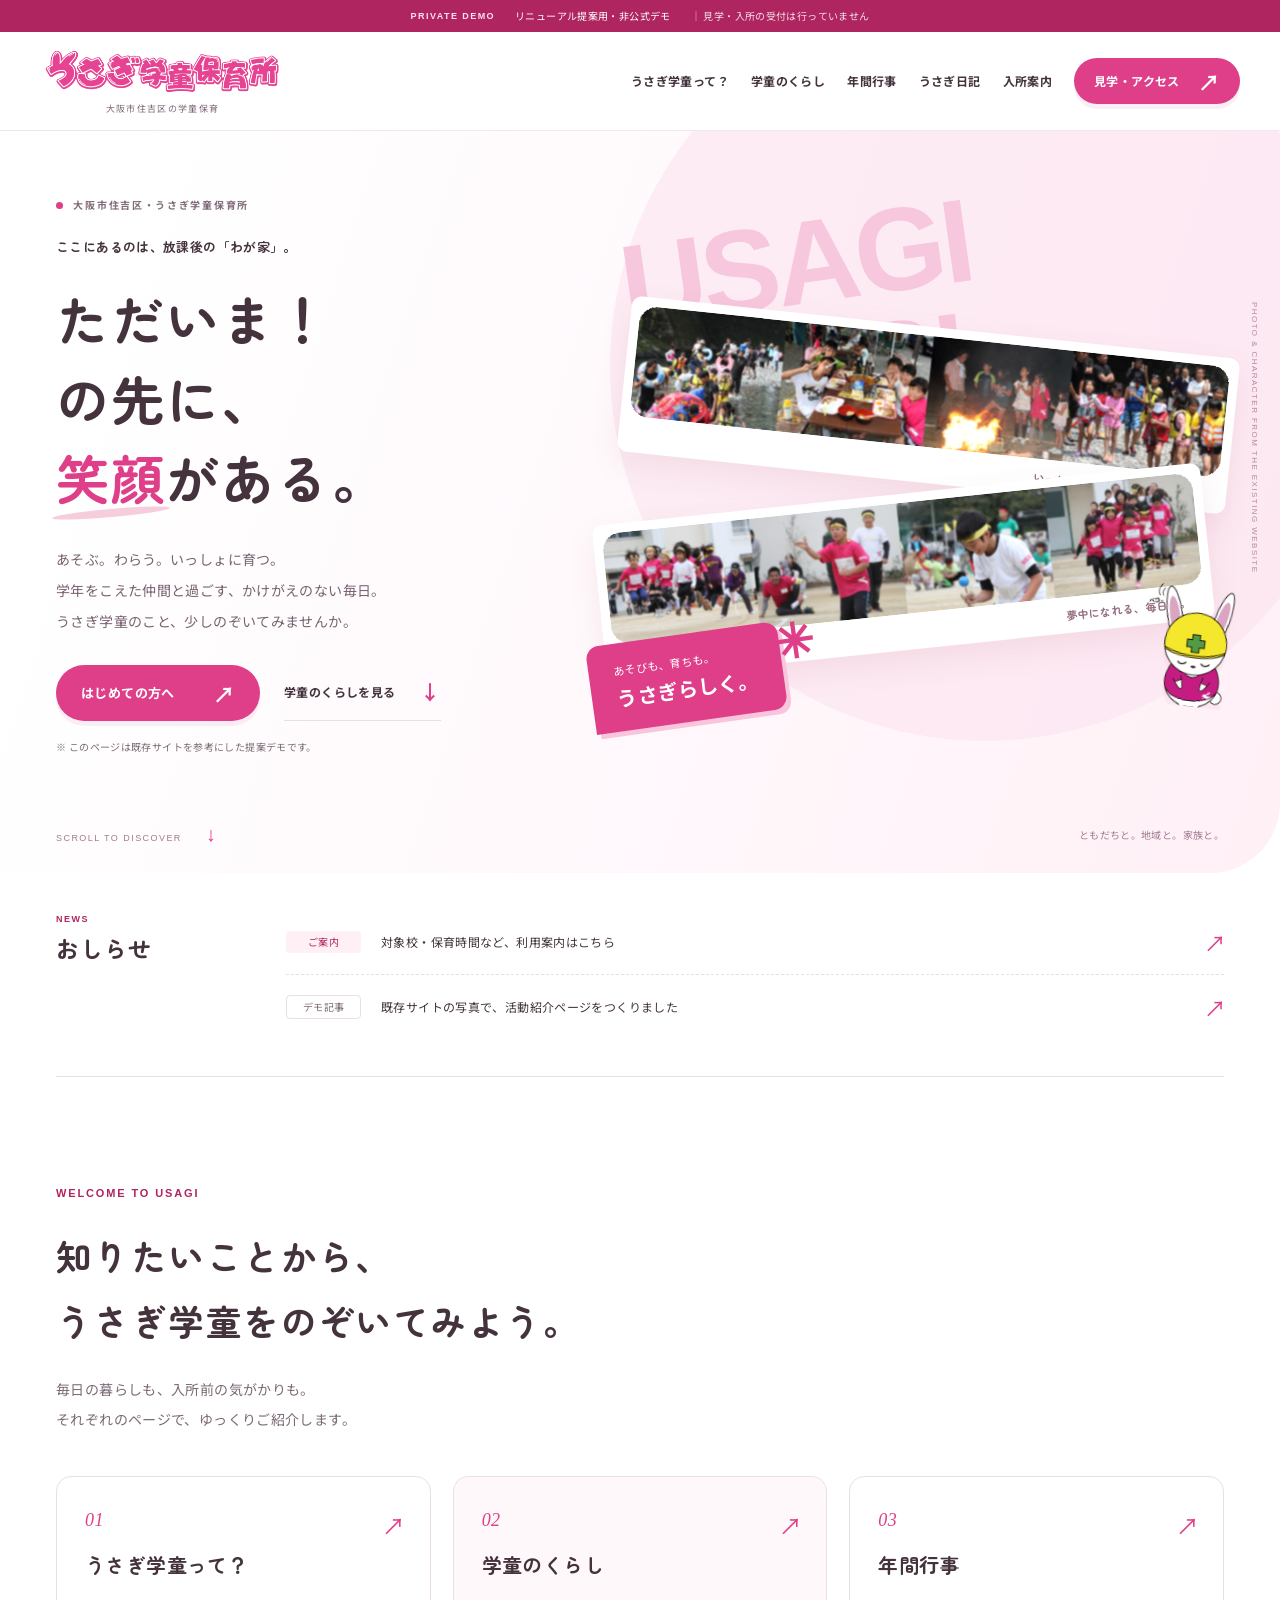
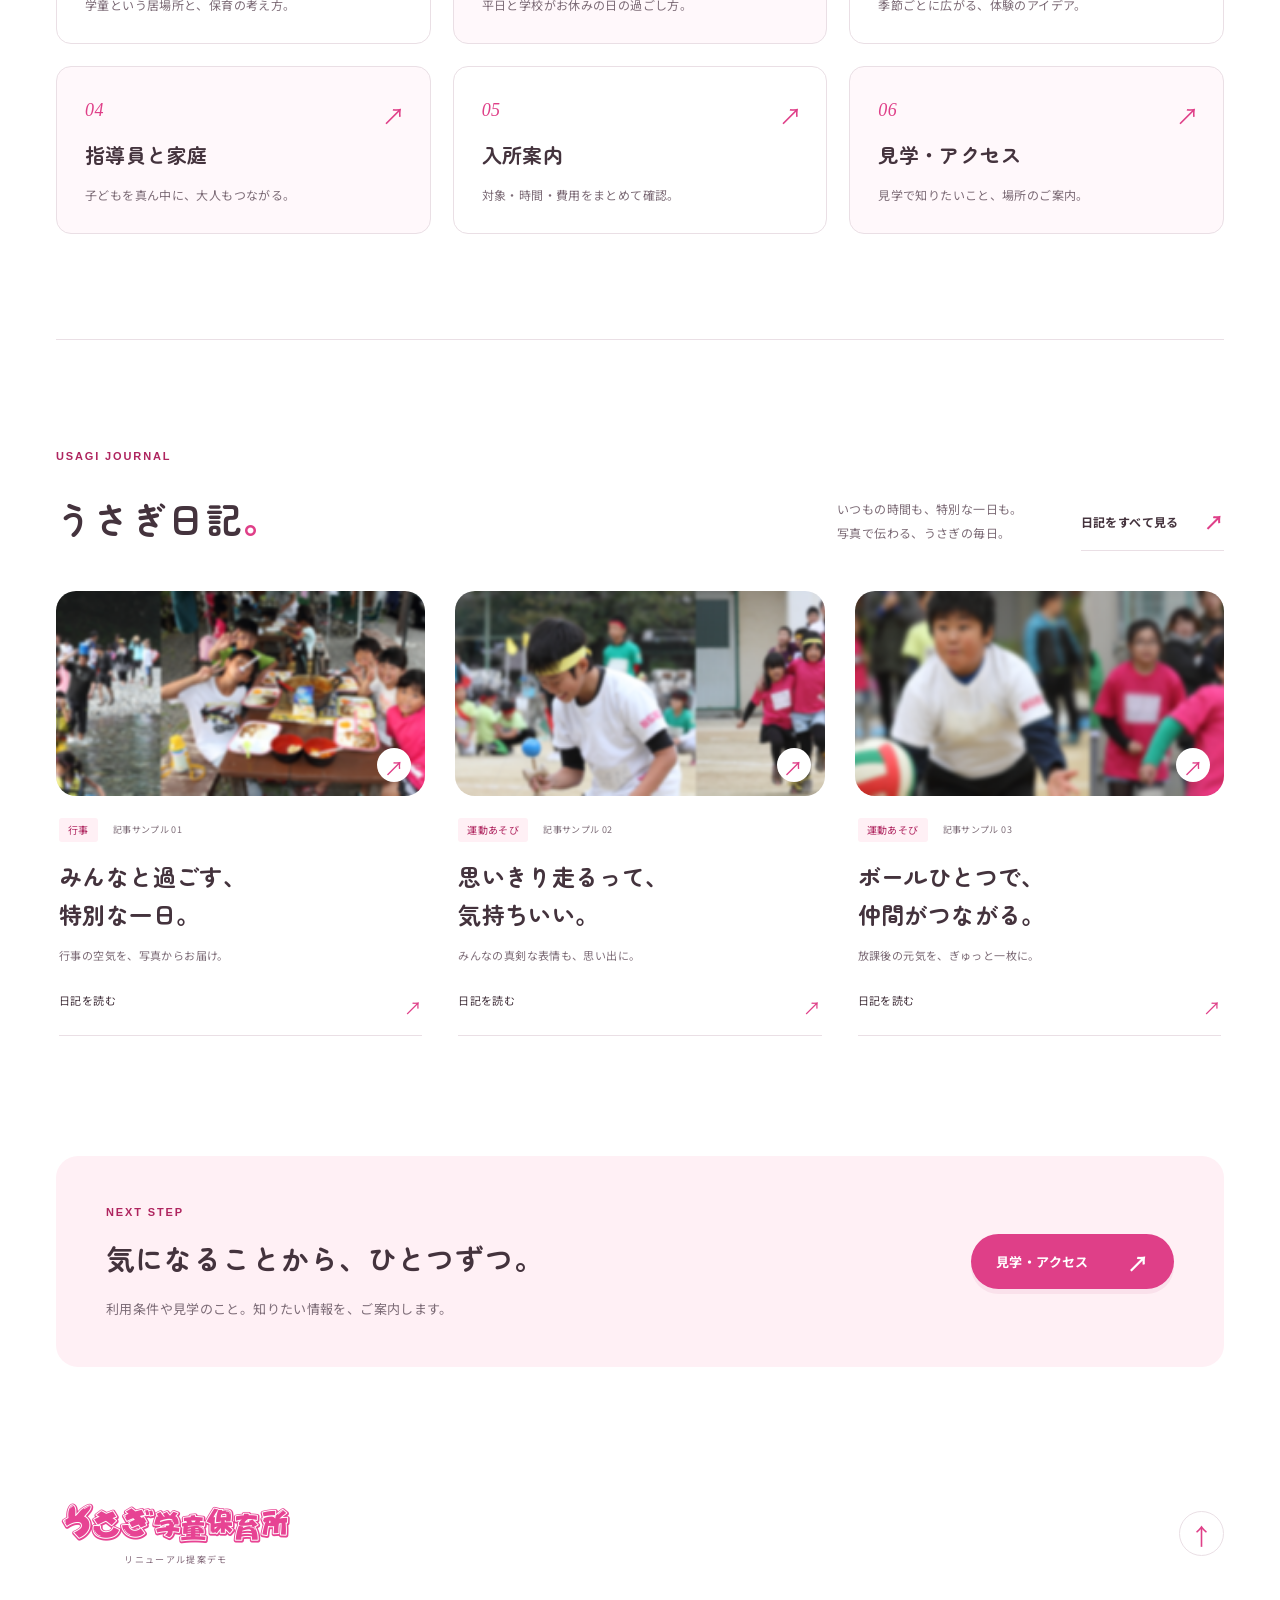
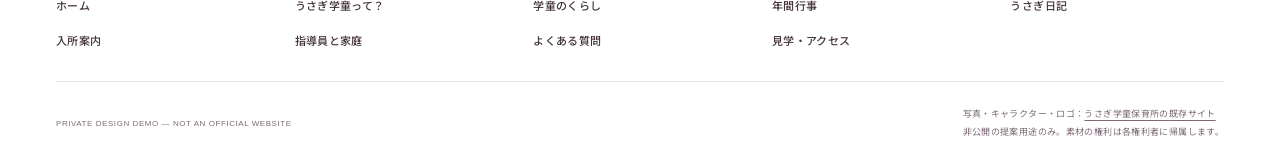
<file: index.html>
<!DOCTYPE html>
<html lang="ja"><head><meta charset="utf-8"/><meta content="width=device-width,initial-scale=1" name="viewport"/><meta content="noindex,nofollow" name="robots"/><meta content="ホーム。うさぎ学童保育所の公開情報を参考にした非公式の提案デモです。" name="description"/><title>ホーム｜うさぎ学童保育所【提案デモ】</title><link href="assets/official-icon.png" rel="icon"/><link as="font" crossorigin="" href="assets/fonts/ZenMaruGothic-Bold.ttf" rel="preload" type="font/ttf"/><link href="style.css" rel="stylesheet"/><link href="pages.css" rel="stylesheet"/><script defer="" src="script.js"></script></head><body class="home"><a class="skip" href="#main">本文へスキップ</a><div class="demo"><b>PRIVATE DEMO</b> リニューアル提案用・非公式デモ <span>｜ 見学・入所の受付は行っていません</span></div><header><div class="header-inner"><a aria-label="うさぎ学童保育所 ホーム" class="brand" href="index.html"><img alt="うさぎ学童保育所" height="216" src="assets/official-wordmark.png" width="960"/><small>大阪市住吉区の学童保育</small></a><button aria-controls="navigation" aria-expanded="false" class="menu-toggle"><span aria-hidden="true">☰</span> メニュー</button><nav aria-label="メインメニュー" id="navigation"><a href="about.html">うさぎ学童って？</a><a href="life.html">学童のくらし</a><a href="events.html">年間行事</a><a href="journal.html">うさぎ日記</a><a href="admission.html">入所案内</a><a class="button compact" href="contact.html">見学・アクセス <span>↗</span></a></nav></div></header><main id="main"><section class="hero"><div class="hero-inner wrap"><div class="hero-copy"><p class="eyebrow"><i class="dot"></i> 大阪市住吉区・うさぎ学童保育所</p><p class="hero-tag">ここにあるのは、放課後の「わが家」。</p><h1>ただいま！<br/>の先に、<br/><em>笑顔</em>がある。</h1><p class="hero-description">あそぶ。わらう。いっしょに育つ。<br/>学年をこえた仲間と過ごす、かけがえのない毎日。<br/>うさぎ学童のこと、少しのぞいてみませんか。</p><div class="hero-actions"><a class="button" href="admission.html">はじめての方へ <span>↗</span></a><a class="text-link" href="life.html">学童のくらしを見る <span>↓</span></a></div><p class="fine">※ このページは既存サイトを参考にした提案デモです。</p></div><div class="hero-visual"><div aria-hidden="true" class="big-type">USAGI<br/>DAYS!</div><div class="photo-stack"><figure class="hero-photo first"><img alt="既存サイト掲載の、水辺や食事、キャンプなどの組み写真" height="120" src="assets/official-life-01.png" width="640"><figcaption>いっしょだと、もっとたのしい。</figcaption></img></figure><figure class="hero-photo second"><img alt="既存サイト掲載の、体を動かす活動の組み写真" height="120" src="assets/official-life-02.png" width="640"/><figcaption>夢中になれる、毎日を。</figcaption></figure><div class="floating-note"><span>あそびも、育ちも。</span><strong>うさぎらしく。</strong><b aria-hidden="true">✳</b></div></div><img alt="既存サイトの、黄色い帽子とピンクの服のうさぎキャラクター" class="hero-mascot" height="1481" src="assets/official-mascot.png" width="1000"/><span class="vertical-label">PHOTO &amp; CHARACTER FROM THE EXISTING WEBSITE</span></div></div><div class="hero-bottom wrap"><a href="#news">SCROLL TO DISCOVER <span>↓</span></a><span>ともだちと。地域と。家族と。</span></div></section><section class="news wrap" id="news"><div><p class="eyebrow">NEWS</p><h2>おしらせ</h2></div><div class="news-list"><a href="admission.html"><span class="pill">ご案内</span><span>対象校・保育時間など、利用案内はこちら</span><b>↗</b></a><a href="journal.html"><span class="pill outline">デモ記事</span><span>既存サイトの写真で、活動紹介ページをつくりました</span><b>↗</b></a></div></section><section class="section wrap home-intro"><p class="eyebrow">WELCOME TO USAGI</p><h2>知りたいことから、<br/>うさぎ学童をのぞいてみよう。</h2><p>毎日の暮らしも、入所前の気がかりも。<br/>それぞれのページで、ゆっくりご紹介します。</p><div class="entry-grid"><a class="entry-card" href="about.html"><span>01</span><h3>うさぎ学童って？</h3><p>学童という居場所と、保育の考え方。</p><b aria-hidden="true">↗</b></a><a class="entry-card" href="life.html"><span>02</span><h3>学童のくらし</h3><p>平日と学校がお休みの日の過ごし方。</p><b aria-hidden="true">↗</b></a><a class="entry-card" href="events.html"><span>03</span><h3>年間行事</h3><p>季節ごとに広がる、体験のアイデア。</p><b aria-hidden="true">↗</b></a><a class="entry-card" href="team.html"><span>04</span><h3>指導員と家庭</h3><p>子どもを真ん中に、大人もつながる。</p><b aria-hidden="true">↗</b></a><a class="entry-card" href="admission.html"><span>05</span><h3>入所案内</h3><p>対象・時間・費用をまとめて確認。</p><b aria-hidden="true">↗</b></a><a class="entry-card" href="contact.html"><span>06</span><h3>見学・アクセス</h3><p>見学で知りたいこと、場所のご案内。</p><b aria-hidden="true">↗</b></a></div></section><section class="journal section wrap" id="journal"><div class="section-head"><div><p class="eyebrow">USAGI JOURNAL</p><h2>うさぎ日記<em>。</em></h2></div><p>いつもの時間も、特別な一日も。<br>写真で伝わる、うさぎの毎日。</br></p><a class="text-link" href="journal.html">日記をすべて見る<span aria-hidden="true">↗</span></a></div><div class="posts"><article class="post" data-category="event"><a aria-label="みんなと過ごす、特別な一日。の記事を読む" class="post-link" href="journal-camp.html"><div class="post-image"><img alt="元サイトの水辺・食事・キャンプなどの写真" height="120" loading="lazy" src="assets/official-life-01.png" width="640"/><span>↗</span></div><div class="post-body"><div class="post-meta"><span>行事</span><small>記事サンプル 01</small></div><h3>みんなと過ごす、<br>特別な一日。</br></h3><p>行事の空気を、写真からお届け。</p><span class="post-read">日記を読む <b>↗</b></span></div></a></article><article class="post" data-category="play"><a aria-label="思いきり走るって、気持ちいい。の記事を読む" class="post-link" href="journal-sports.html"><div class="post-image"><img alt="元サイトの、走ったり体を動かしたりする写真" height="120" loading="lazy" src="assets/official-life-02.png" width="640"/><span>↗</span></div><div class="post-body"><div class="post-meta"><span>運動あそび</span><small>記事サンプル 02</small></div><h3>思いきり走るって、<br/>気持ちいい。</h3><p>みんなの真剣な表情も、思い出に。</p><span class="post-read">日記を読む <b>↗</b></span></div></a></article><article class="post" data-category="play"><a aria-label="ボールひとつで、仲間がつながる。の記事を読む" class="post-link" href="journal-ball.html"><div class="post-image"><img alt="元サイトの、ボールを使った活動写真" height="120" loading="lazy" src="assets/official-life-03.png" width="640"/><span>↗</span></div><div class="post-body"><div class="post-meta"><span>運動あそび</span><small>記事サンプル 03</small></div><h3>ボールひとつで、<br/>仲間がつながる。</h3><p>放課後の元気を、ぎゅっと一枚に。</p><span class="post-read">日記を読む <b>↗</b></span></div></a></article></div></section><section class="page-cta wrap"><div><p class="eyebrow">NEXT STEP</p><h2>気になることから、ひとつずつ。</h2><p>利用条件や見学のこと。知りたい情報を、ご案内します。</p></div><a class="button" href="contact.html">見学・アクセス<span aria-hidden="true">↗</span></a></section></main><footer><div class="wrap footer-top"><a class="brand" href="index.html"><img alt="うさぎ学童保育所" height="216" src="assets/official-wordmark.png" width="960"/><small>リニューアル提案デモ</small></a><a aria-label="ページの先頭へ" class="to-top" href="#">↑</a></div><nav aria-label="サイト内の全ページ" class="wrap site-directory"><a href="index.html">ホーム</a><a href="about.html">うさぎ学童って？</a><a href="life.html">学童のくらし</a><a href="events.html">年間行事</a><a href="journal.html">うさぎ日記</a><a href="admission.html">入所案内</a><a href="team.html">指導員と家庭</a><a href="faq.html">よくある質問</a><a href="contact.html">見学・アクセス</a></nav><div class="wrap footer-bottom"><p>PRIVATE DESIGN DEMO — NOT AN OFFICIAL WEBSITE</p><p>写真・キャラクター・ロゴ：<a href="http://usagigakudo.web.fc2.com/" rel="noopener noreferrer" target="_blank">うさぎ学童保育所の既存サイト</a><br/>非公開の提案用途のみ。素材の権利は各権利者に帰属します。</p></div></footer><noscript><p class="no-js">JavaScriptが無効です。各ページや日記記事は閲覧できます。切替・絞り込み・フォームの操作体験にはJavaScriptが必要です。</p></noscript></body></html>
</file>
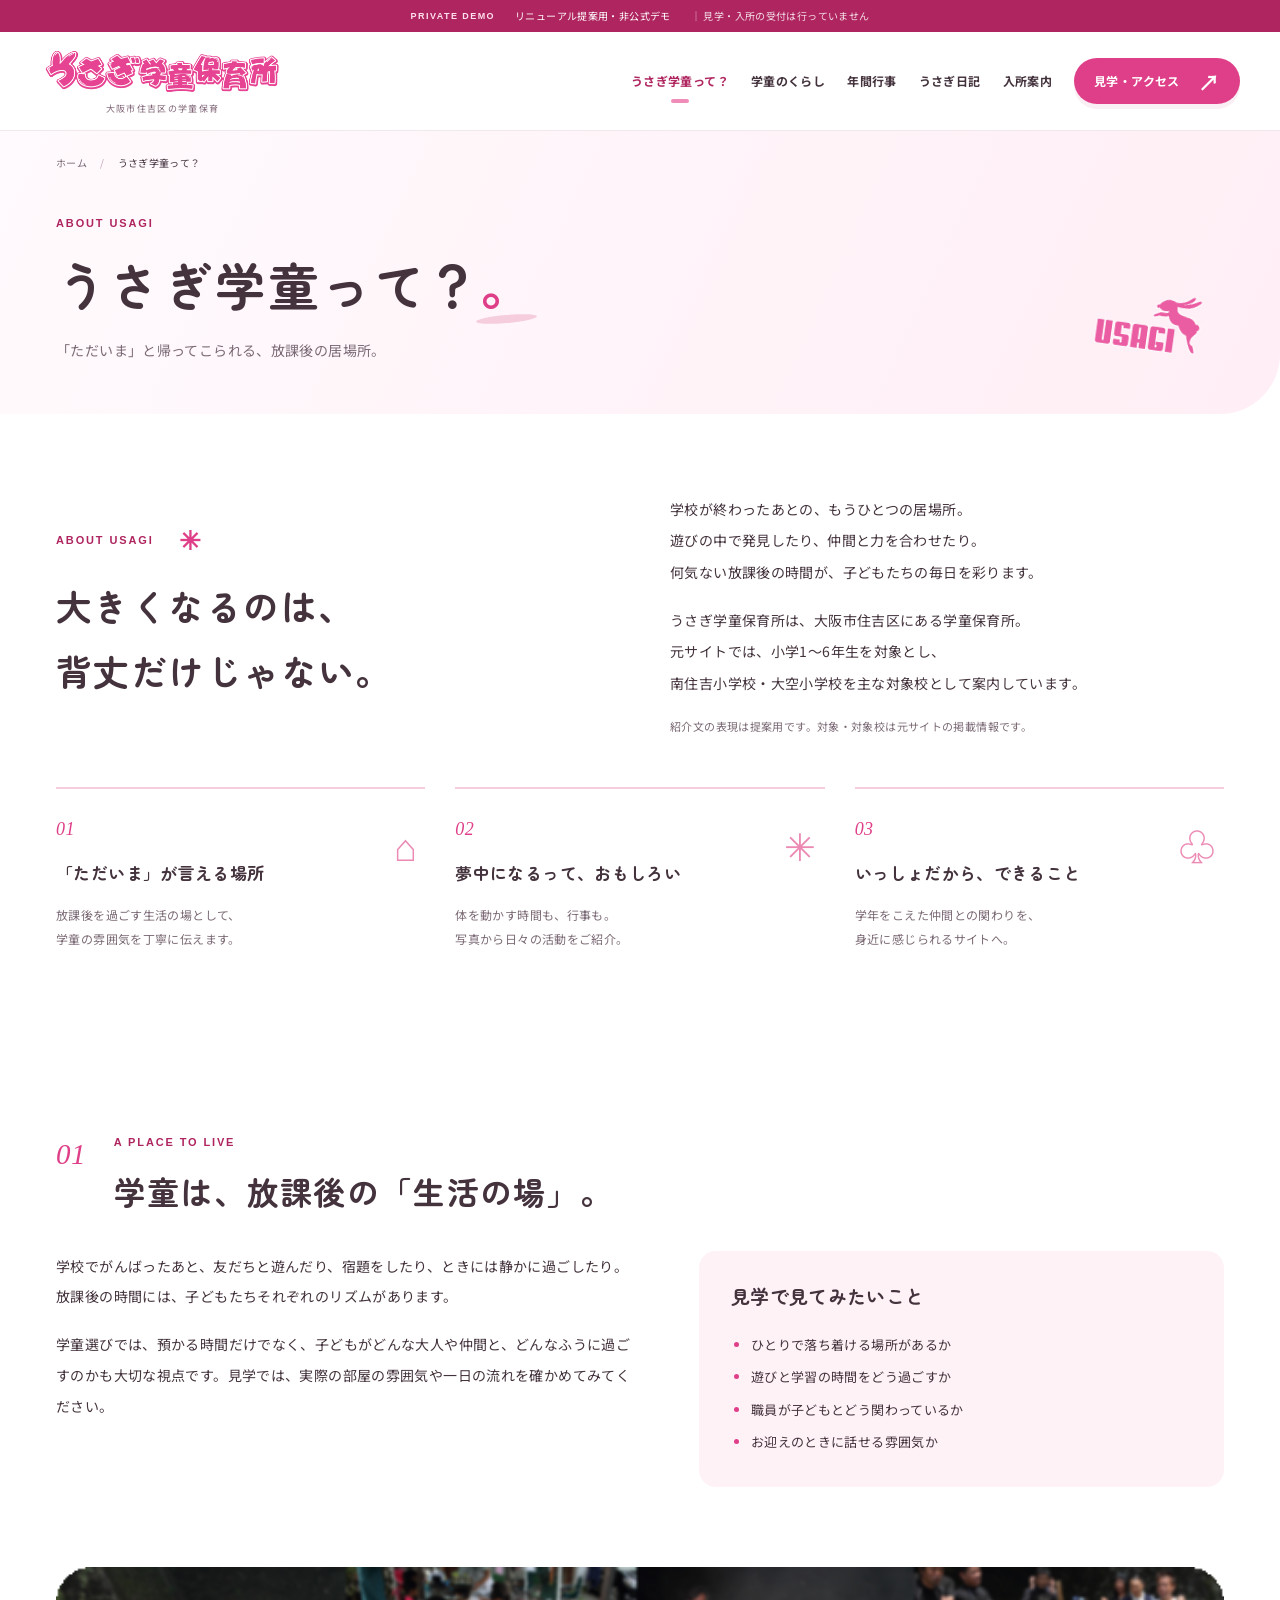
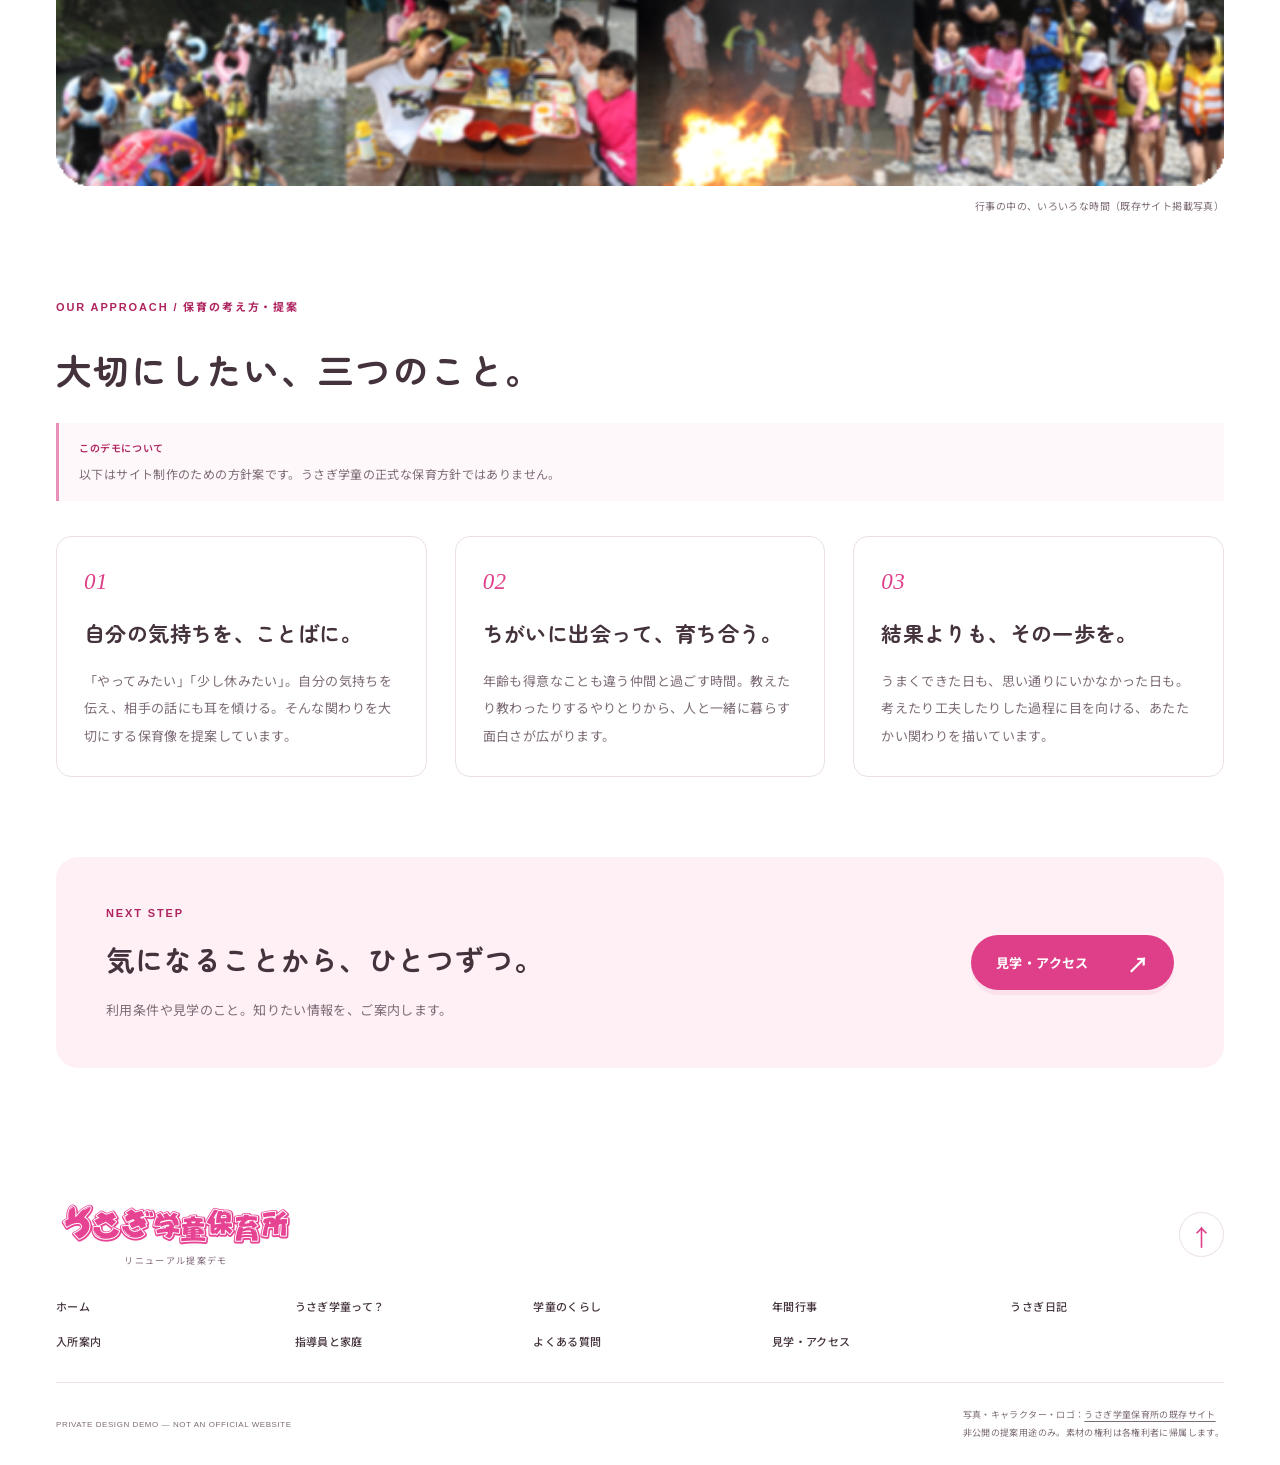
<file: about.html>
<!DOCTYPE html>
<html lang="ja"><head><meta charset="utf-8"/><meta content="width=device-width,initial-scale=1" name="viewport"/><meta content="noindex,nofollow" name="robots"/><meta content="うさぎ学童って？。うさぎ学童保育所の公開情報を参考にした非公式の提案デモです。" name="description"/><title>うさぎ学童って？｜うさぎ学童保育所【提案デモ】</title><link href="assets/official-icon.png" rel="icon"/><link as="font" crossorigin="" href="assets/fonts/ZenMaruGothic-Bold.ttf" rel="preload" type="font/ttf"/><link href="style.css" rel="stylesheet"/><link href="pages.css" rel="stylesheet"/><script defer="" src="script.js"></script></head><body class="subpage"><a class="skip" href="#main">本文へスキップ</a><div class="demo"><b>PRIVATE DEMO</b> リニューアル提案用・非公式デモ <span>｜ 見学・入所の受付は行っていません</span></div><header><div class="header-inner"><a aria-label="うさぎ学童保育所 ホーム" class="brand" href="index.html"><img alt="うさぎ学童保育所" height="216" src="assets/official-wordmark.png" width="960"/><small>大阪市住吉区の学童保育</small></a><button aria-controls="navigation" aria-expanded="false" class="menu-toggle"><span aria-hidden="true">☰</span> メニュー</button><nav aria-label="メインメニュー" id="navigation"><a aria-current="page" href="about.html">うさぎ学童って？</a><a href="life.html">学童のくらし</a><a href="events.html">年間行事</a><a href="journal.html">うさぎ日記</a><a href="admission.html">入所案内</a><a class="button compact" href="contact.html">見学・アクセス <span>↗</span></a></nav></div></header><main id="main"><div class="page-title"><div class="wrap"><nav aria-label="パンくずリスト" class="breadcrumbs"><a href="index.html">ホーム</a><span aria-hidden="true">/</span><span aria-current="page">うさぎ学童って？</span></nav><p class="eyebrow">ABOUT USAGI</p><h1>うさぎ学童って？<em>。</em></h1><p class="page-lead">「ただいま」と帰ってこられる、放課後の居場所。</p><img alt="" class="page-mark" height="289" src="assets/official-character.png" width="480"/></div></div><section class="about section wrap" id="about"><div class="about-intro"><div><p class="eyebrow">ABOUT USAGI <span class="flower">✳</span></p><h2>大きくなるのは、<br/>背丈だけじゃない。</h2></div><div class="about-copy"><p>学校が終わったあとの、もうひとつの居場所。<br/>遊びの中で発見したり、仲間と力を合わせたり。<br/>何気ない放課後の時間が、子どもたちの毎日を彩ります。</p><p>うさぎ学童保育所は、大阪市住吉区にある学童保育所。<br/>元サイトでは、小学1〜6年生を対象とし、<br/>南住吉小学校・大空小学校を主な対象校として案内しています。</p><p class="fine">紹介文の表現は提案用です。対象・対象校は元サイトの掲載情報です。</p></div></div><div class="points"><article><span>01</span><h3>「ただいま」が言える場所</h3><p>放課後を過ごす生活の場として、<br/>学童の雰囲気を丁寧に伝えます。</p><b aria-hidden="true">⌂</b></article><article><span>02</span><h3>夢中になるって、おもしろい</h3><p>体を動かす時間も、行事も。<br/>写真から日々の活動をご紹介。</p><b aria-hidden="true">✳</b></article><article><span>03</span><h3>いっしょだから、できること</h3><p>学年をこえた仲間との関わりを、<br/>身近に感じられるサイトへ。</p><b aria-hidden="true">♧</b></article></div></section><section class="reading section wrap" id="gakudo"><div class="reading-head"><span class="section-number">01</span><div><p class="eyebrow">A PLACE TO LIVE</p><h2>学童は、放課後の「生活の場」。</h2></div></div><div class="reading-grid"><div><p>学校でがんばったあと、友だちと遊んだり、宿題をしたり、ときには静かに過ごしたり。放課後の時間には、子どもたちそれぞれのリズムがあります。</p><p>学童選びでは、預かる時間だけでなく、子どもがどんな大人や仲間と、どんなふうに過ごすのかも大切な視点です。見学では、実際の部屋の雰囲気や一日の流れを確かめてみてください。</p></div><aside class="soft-panel"><h3>見学で見てみたいこと</h3><ul><li>ひとりで落ち着ける場所があるか</li><li>遊びと学習の時間をどう過ごすか</li><li>職員が子どもとどう関わっているか</li><li>お迎えのときに話せる雰囲気か</li></ul></aside></div></section><figure class="wrap wide-photo"><img alt="行事の中の、いろいろな時間" height="120" loading="lazy" src="assets/official-life-01.png" width="640"/><figcaption>行事の中の、いろいろな時間（既存サイト掲載写真）</figcaption></figure><section class="section wrap"><p class="eyebrow">OUR APPROACH / 保育の考え方・提案</p><h2>大切にしたい、三つのこと。</h2><p class="editor-note"><span>このデモについて</span>以下はサイト制作のための方針案です。うさぎ学童の正式な保育方針ではありません。</p><div class="content-cards"><article><span class="section-number">01</span><h3>自分の気持ちを、ことばに。</h3><p>「やってみたい」「少し休みたい」。自分の気持ちを伝え、相手の話にも耳を傾ける。そんな関わりを大切にする保育像を提案しています。</p></article><article><span class="section-number">02</span><h3>ちがいに出会って、育ち合う。</h3><p>年齢も得意なことも違う仲間と過ごす時間。教えたり教わったりするやりとりから、人と一緒に暮らす面白さが広がります。</p></article><article><span class="section-number">03</span><h3>結果よりも、その一歩を。</h3><p>うまくできた日も、思い通りにいかなかった日も。考えたり工夫したりした過程に目を向ける、あたたかい関わりを描いています。</p></article></div></section><section class="page-cta wrap"><div><p class="eyebrow">NEXT STEP</p><h2>気になることから、ひとつずつ。</h2><p>利用条件や見学のこと。知りたい情報を、ご案内します。</p></div><a class="button" href="contact.html">見学・アクセス<span aria-hidden="true">↗</span></a></section></main><footer><div class="wrap footer-top"><a class="brand" href="index.html"><img alt="うさぎ学童保育所" height="216" src="assets/official-wordmark.png" width="960"/><small>リニューアル提案デモ</small></a><a aria-label="ページの先頭へ" class="to-top" href="#">↑</a></div><nav aria-label="サイト内の全ページ" class="wrap site-directory"><a href="index.html">ホーム</a><a href="about.html">うさぎ学童って？</a><a href="life.html">学童のくらし</a><a href="events.html">年間行事</a><a href="journal.html">うさぎ日記</a><a href="admission.html">入所案内</a><a href="team.html">指導員と家庭</a><a href="faq.html">よくある質問</a><a href="contact.html">見学・アクセス</a></nav><div class="wrap footer-bottom"><p>PRIVATE DESIGN DEMO — NOT AN OFFICIAL WEBSITE</p><p>写真・キャラクター・ロゴ：<a href="http://usagigakudo.web.fc2.com/" rel="noopener noreferrer" target="_blank">うさぎ学童保育所の既存サイト</a><br/>非公開の提案用途のみ。素材の権利は各権利者に帰属します。</p></div></footer><noscript><p class="no-js">JavaScriptが無効です。各ページや日記記事は閲覧できます。切替・絞り込み・フォームの操作体験にはJavaScriptが必要です。</p></noscript></body></html>
</file>
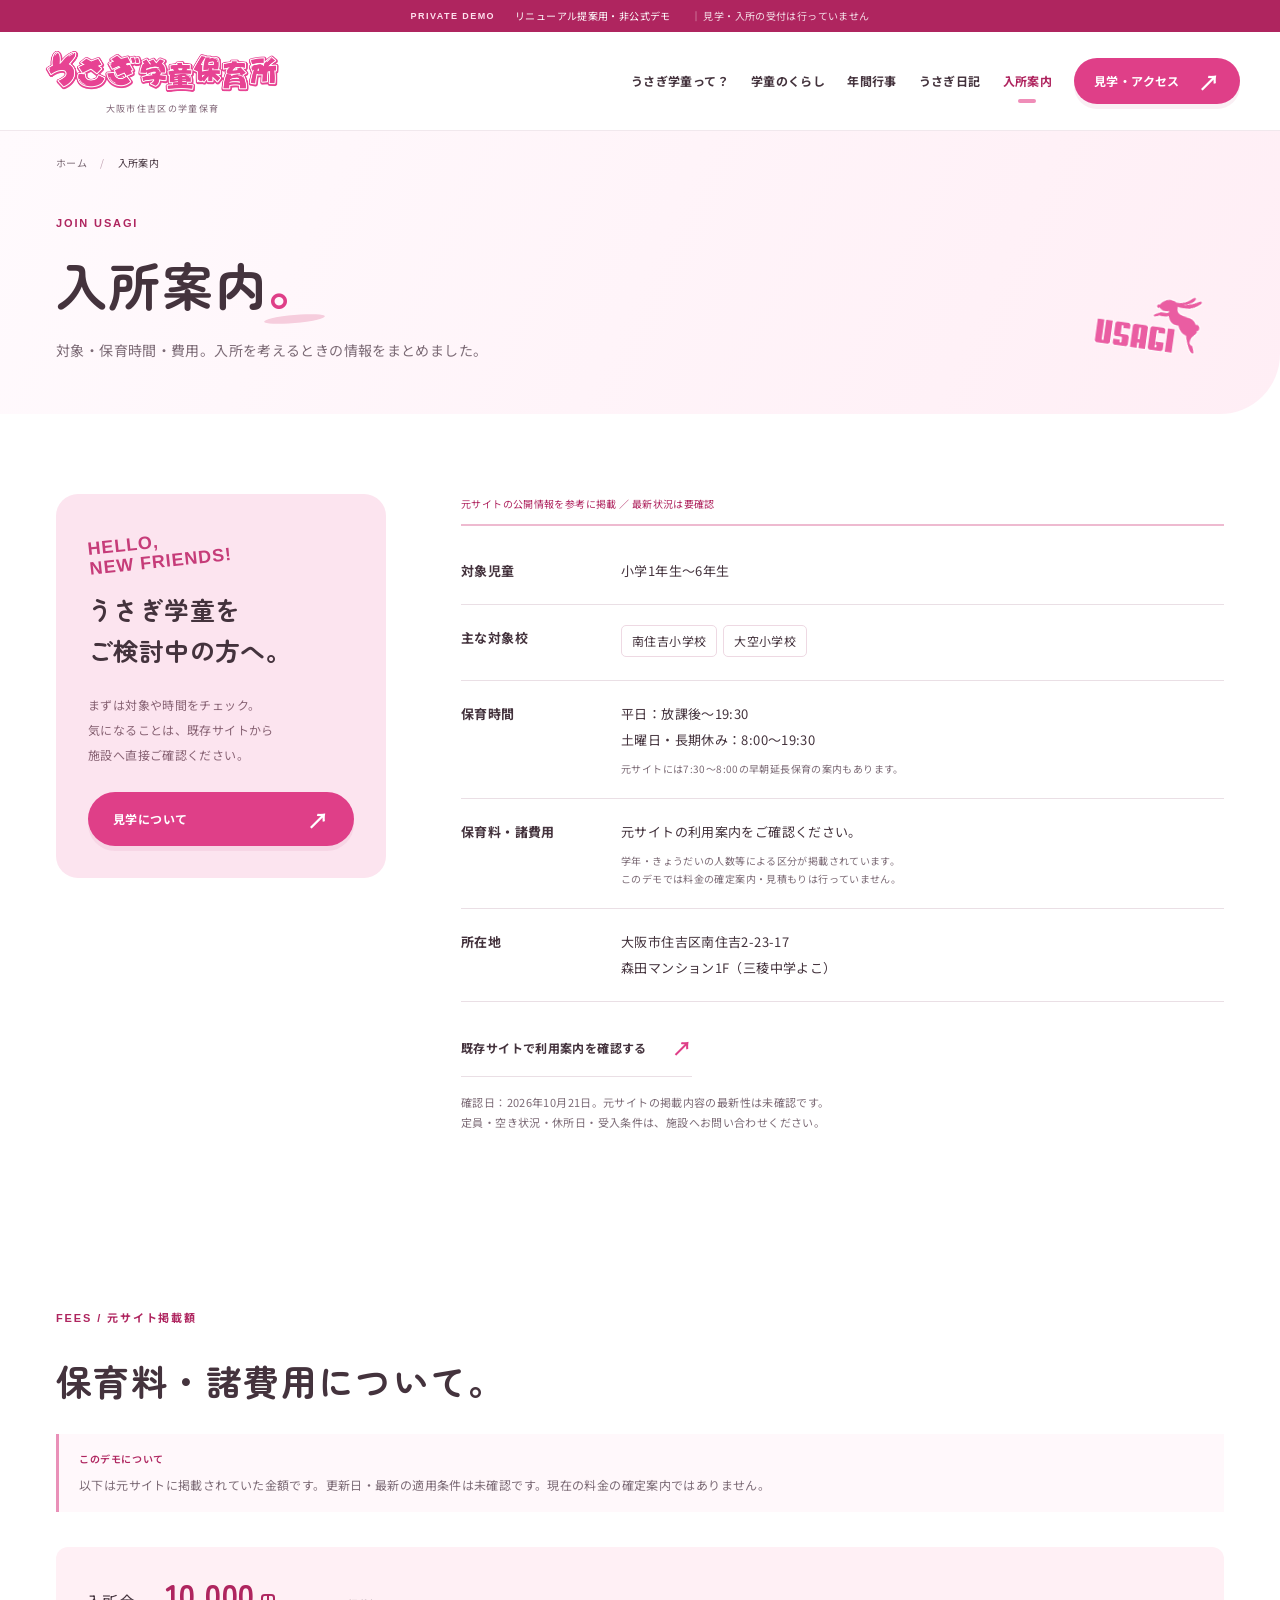
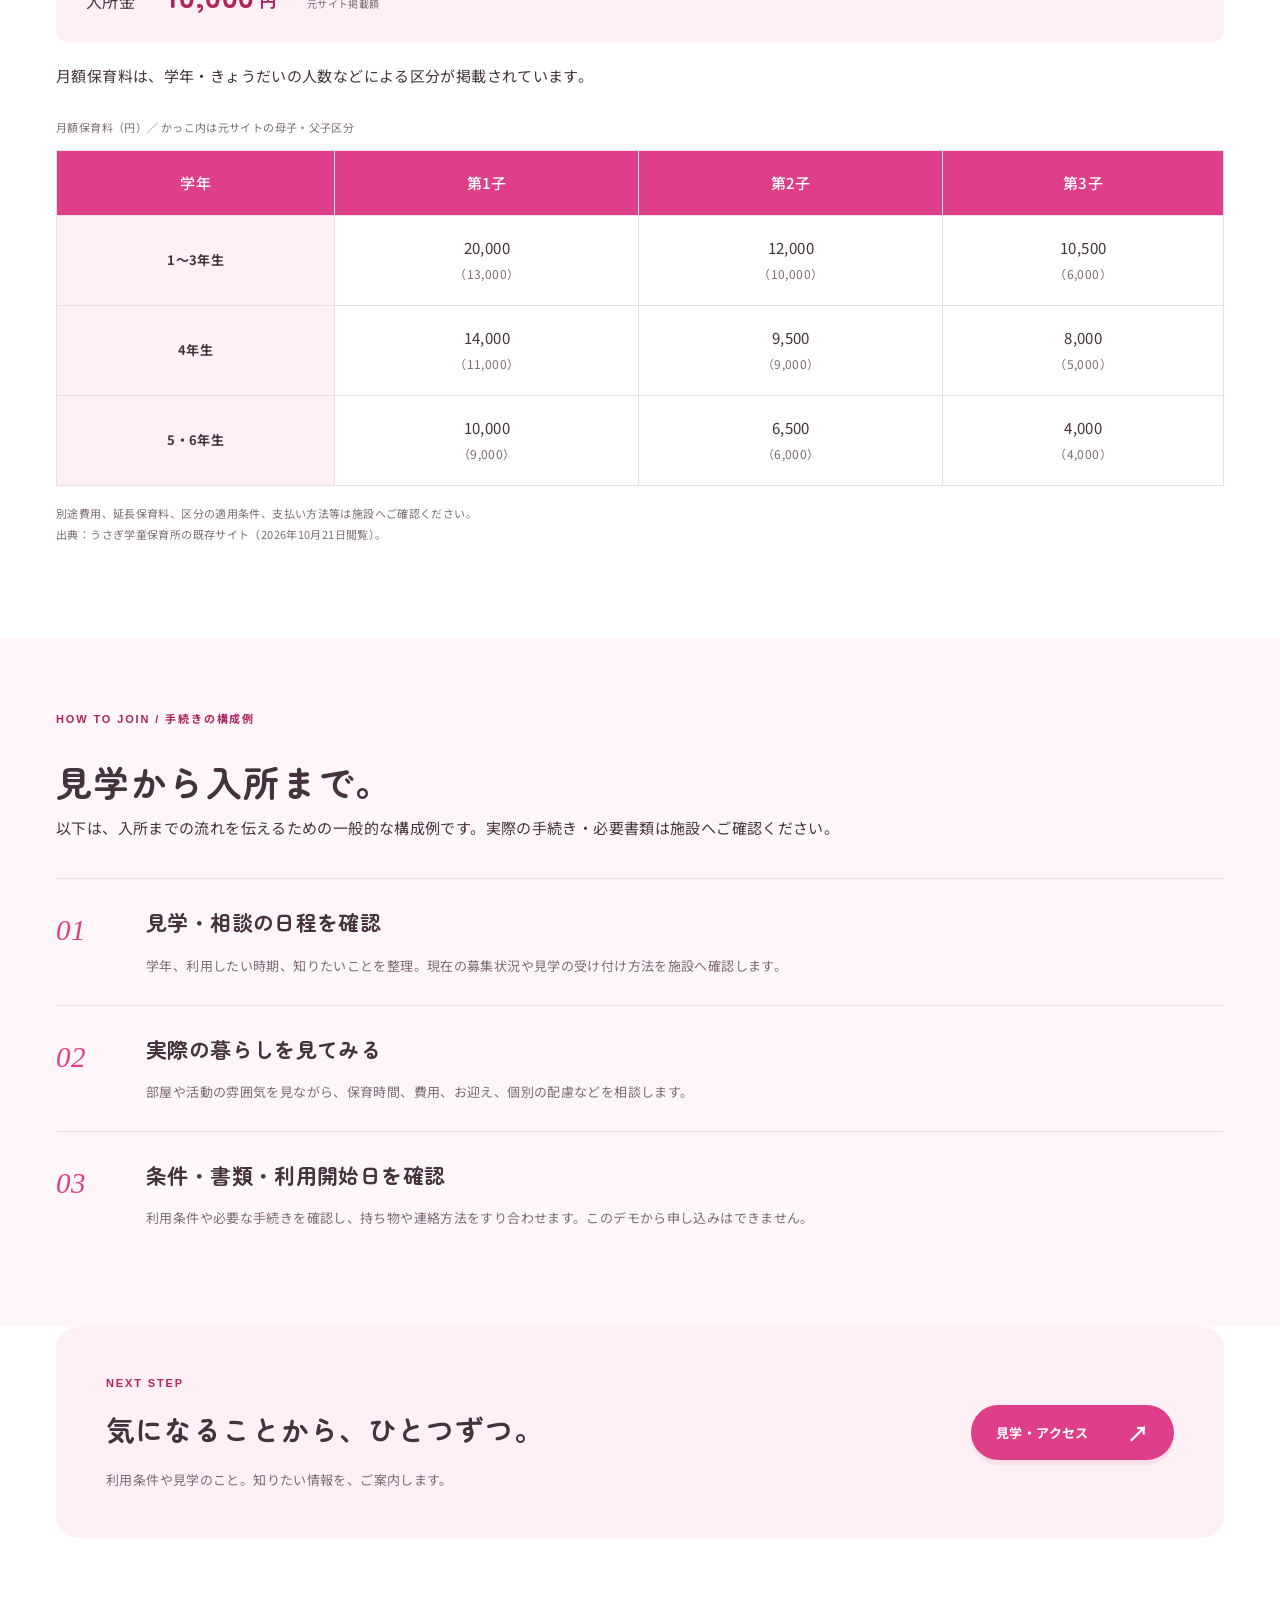
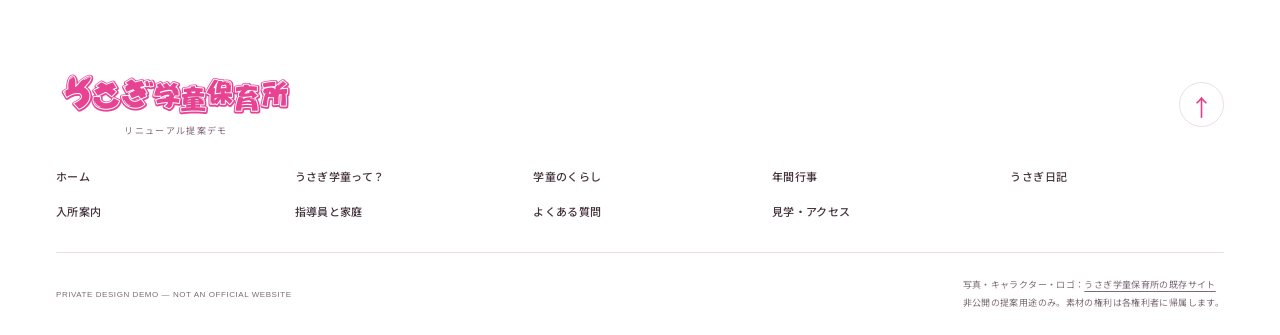
<file: admission.html>
<!DOCTYPE html>
<html lang="ja"><head><meta charset="utf-8"/><meta content="width=device-width,initial-scale=1" name="viewport"/><meta content="noindex,nofollow" name="robots"/><meta content="入所案内。うさぎ学童保育所の公開情報を参考にした非公式の提案デモです。" name="description"/><title>入所案内｜うさぎ学童保育所【提案デモ】</title><link href="assets/official-icon.png" rel="icon"/><link as="font" crossorigin="" href="assets/fonts/ZenMaruGothic-Bold.ttf" rel="preload" type="font/ttf"/><link href="style.css" rel="stylesheet"/><link href="pages.css" rel="stylesheet"/><script defer="" src="script.js"></script></head><body class="subpage"><a class="skip" href="#main">本文へスキップ</a><div class="demo"><b>PRIVATE DEMO</b> リニューアル提案用・非公式デモ <span>｜ 見学・入所の受付は行っていません</span></div><header><div class="header-inner"><a aria-label="うさぎ学童保育所 ホーム" class="brand" href="index.html"><img alt="うさぎ学童保育所" height="216" src="assets/official-wordmark.png" width="960"/><small>大阪市住吉区の学童保育</small></a><button aria-controls="navigation" aria-expanded="false" class="menu-toggle"><span aria-hidden="true">☰</span> メニュー</button><nav aria-label="メインメニュー" id="navigation"><a href="about.html">うさぎ学童って？</a><a href="life.html">学童のくらし</a><a href="events.html">年間行事</a><a href="journal.html">うさぎ日記</a><a aria-current="page" href="admission.html">入所案内</a><a class="button compact" href="contact.html">見学・アクセス <span>↗</span></a></nav></div></header><main id="main"><div class="page-title"><div class="wrap"><nav aria-label="パンくずリスト" class="breadcrumbs"><a href="index.html">ホーム</a><span aria-hidden="true">/</span><span aria-current="page">入所案内</span></nav><p class="eyebrow">JOIN USAGI</p><h1>入所案内<em>。</em></h1><p class="page-lead">対象・保育時間・費用。入所を考えるときの情報をまとめました。</p><img alt="" class="page-mark" height="289" src="assets/official-character.png" width="480"/></div></div><section class="guide section" id="guide"><div class="wrap"><div class="section-head"><div><p class="eyebrow">INFORMATION</p><h2>利用案内</h2></div><p>はじめての学童選びに。<br/>知っておきたいことを、わかりやすく。</p></div><div class="guide-layout"><aside class="guide-intro"><span class="round-caption">HELLO,<br/>NEW FRIENDS!</span><h3>うさぎ学童を<br/>ご検討中の方へ。</h3><p>まずは対象や時間をチェック。<br/>気になることは、既存サイトから<br/>施設へ直接ご確認ください。</p><a class="button" href="contact.html">見学について <span>↗</span></a></aside><div class="guide-data"><p class="source-label">元サイトの公開情報を参考に掲載 ／ 最新状況は要確認</p><dl><div><dt>対象児童</dt><dd>小学1年生〜6年生</dd></div><div><dt>主な対象校</dt><dd><span class="school">南住吉小学校</span><span class="school">大空小学校</span></dd></div><div><dt>保育時間</dt><dd>平日：放課後〜19:30<br/>土曜日・長期休み：8:00〜19:30<small>元サイトには7:30〜8:00の早朝延長保育の案内もあります。</small></dd></div><div><dt>保育料・諸費用</dt><dd>元サイトの利用案内をご確認ください。<small>学年・きょうだいの人数等による区分が掲載されています。<br/>このデモでは料金の確定案内・見積もりは行っていません。</small></dd></div><div><dt>所在地</dt><dd>大阪市住吉区南住吉2-23-17<br/>森田マンション1F（三稜中学よこ）</dd></div></dl><a class="text-link" href="http://usagigakudo.web.fc2.com/" rel="noopener noreferrer" target="_blank">既存サイトで利用案内を確認する <span>↗</span></a><p class="fine">確認日：2026年10月21日。元サイトの掲載内容の最新性は未確認です。<br/>定員・空き状況・休所日・受入条件は、施設へお問い合わせください。</p></div></div></div></section><section class="section wrap" id="fees"><p class="eyebrow">FEES / 元サイト掲載額</p><h2>保育料・諸費用について。</h2><p class="editor-note"><span>このデモについて</span>以下は元サイトに掲載されていた金額です。更新日・最新の適用条件は未確認です。現在の料金の確定案内ではありません。</p><p class="fee-entry">入所金 <strong>10,000<span>円</span></strong><small>元サイト掲載額</small></p><p>月額保育料は、学年・きょうだいの人数などによる区分が掲載されています。</p><div aria-label="月額保育料の表（横スクロールできます）" class="table-scroll" role="region" tabindex="0"><table class="fees-table"><caption>月額保育料（円）／ かっこ内は元サイトの母子・父子区分</caption><thead><tr><th scope="col">学年</th><th scope="col">第1子</th><th scope="col">第2子</th><th scope="col">第3子</th></tr></thead><tbody><tr><th scope="row">1〜3年生</th><td>20,000<br/><small>（13,000）</small></td><td>12,000<br/><small>（10,000）</small></td><td>10,500<br/><small>（6,000）</small></td></tr><tr><th scope="row">4年生</th><td>14,000<br/><small>（11,000）</small></td><td>9,500<br/><small>（9,000）</small></td><td>8,000<br/><small>（5,000）</small></td></tr><tr><th scope="row">5・6年生</th><td>10,000<br/><small>（9,000）</small></td><td>6,500<br/><small>（6,000）</small></td><td>4,000<br/><small>（4,000）</small></td></tr></tbody></table></div><p class="fine">別途費用、延長保育料、区分の適用条件、支払い方法等は施設へご確認ください。<br/>出典：うさぎ学童保育所の既存サイト（2026年10月21日閲覧）。</p></section><section class="tint-section"><div class="wrap"><p class="eyebrow">HOW TO JOIN / 手続きの構成例</p><h2>見学から入所まで。</h2><p>以下は、入所までの流れを伝えるための一般的な構成例です。実際の手続き・必要書類は施設へご確認ください。</p><ol class="process"><li><span>01</span><div><h3>見学・相談の日程を確認</h3><p>学年、利用したい時期、知りたいことを整理。現在の募集状況や見学の受け付け方法を施設へ確認します。</p></div></li><li><span>02</span><div><h3>実際の暮らしを見てみる</h3><p>部屋や活動の雰囲気を見ながら、保育時間、費用、お迎え、個別の配慮などを相談します。</p></div></li><li><span>03</span><div><h3>条件・書類・利用開始日を確認</h3><p>利用条件や必要な手続きを確認し、持ち物や連絡方法をすり合わせます。このデモから申し込みはできません。</p></div></li></ol></div></section><section class="page-cta wrap"><div><p class="eyebrow">NEXT STEP</p><h2>気になることから、ひとつずつ。</h2><p>利用条件や見学のこと。知りたい情報を、ご案内します。</p></div><a class="button" href="contact.html">見学・アクセス<span aria-hidden="true">↗</span></a></section></main><footer><div class="wrap footer-top"><a class="brand" href="index.html"><img alt="うさぎ学童保育所" height="216" src="assets/official-wordmark.png" width="960"/><small>リニューアル提案デモ</small></a><a aria-label="ページの先頭へ" class="to-top" href="#">↑</a></div><nav aria-label="サイト内の全ページ" class="wrap site-directory"><a href="index.html">ホーム</a><a href="about.html">うさぎ学童って？</a><a href="life.html">学童のくらし</a><a href="events.html">年間行事</a><a href="journal.html">うさぎ日記</a><a href="admission.html">入所案内</a><a href="team.html">指導員と家庭</a><a href="faq.html">よくある質問</a><a href="contact.html">見学・アクセス</a></nav><div class="wrap footer-bottom"><p>PRIVATE DESIGN DEMO — NOT AN OFFICIAL WEBSITE</p><p>写真・キャラクター・ロゴ：<a href="http://usagigakudo.web.fc2.com/" rel="noopener noreferrer" target="_blank">うさぎ学童保育所の既存サイト</a><br/>非公開の提案用途のみ。素材の権利は各権利者に帰属します。</p></div></footer><noscript><p class="no-js">JavaScriptが無効です。各ページや日記記事は閲覧できます。切替・絞り込み・フォームの操作体験にはJavaScriptが必要です。</p></noscript></body></html>
</file>
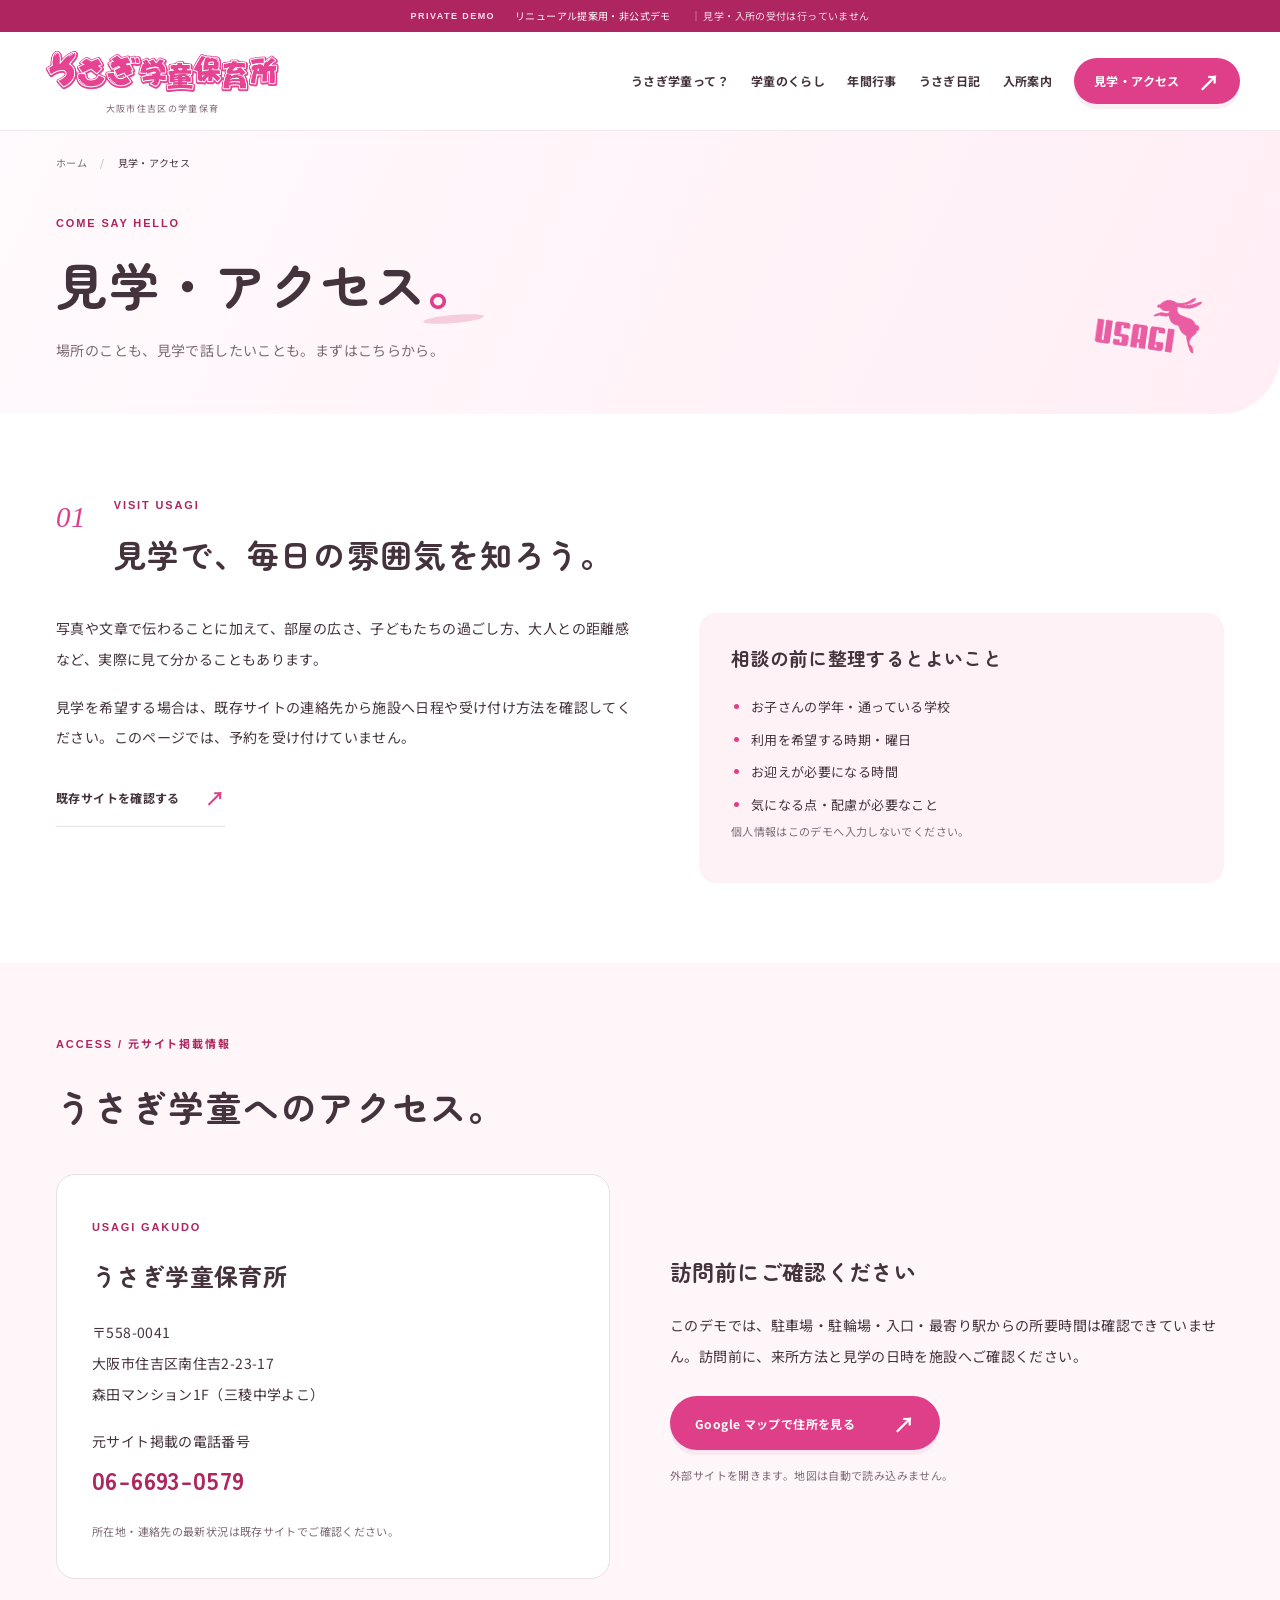
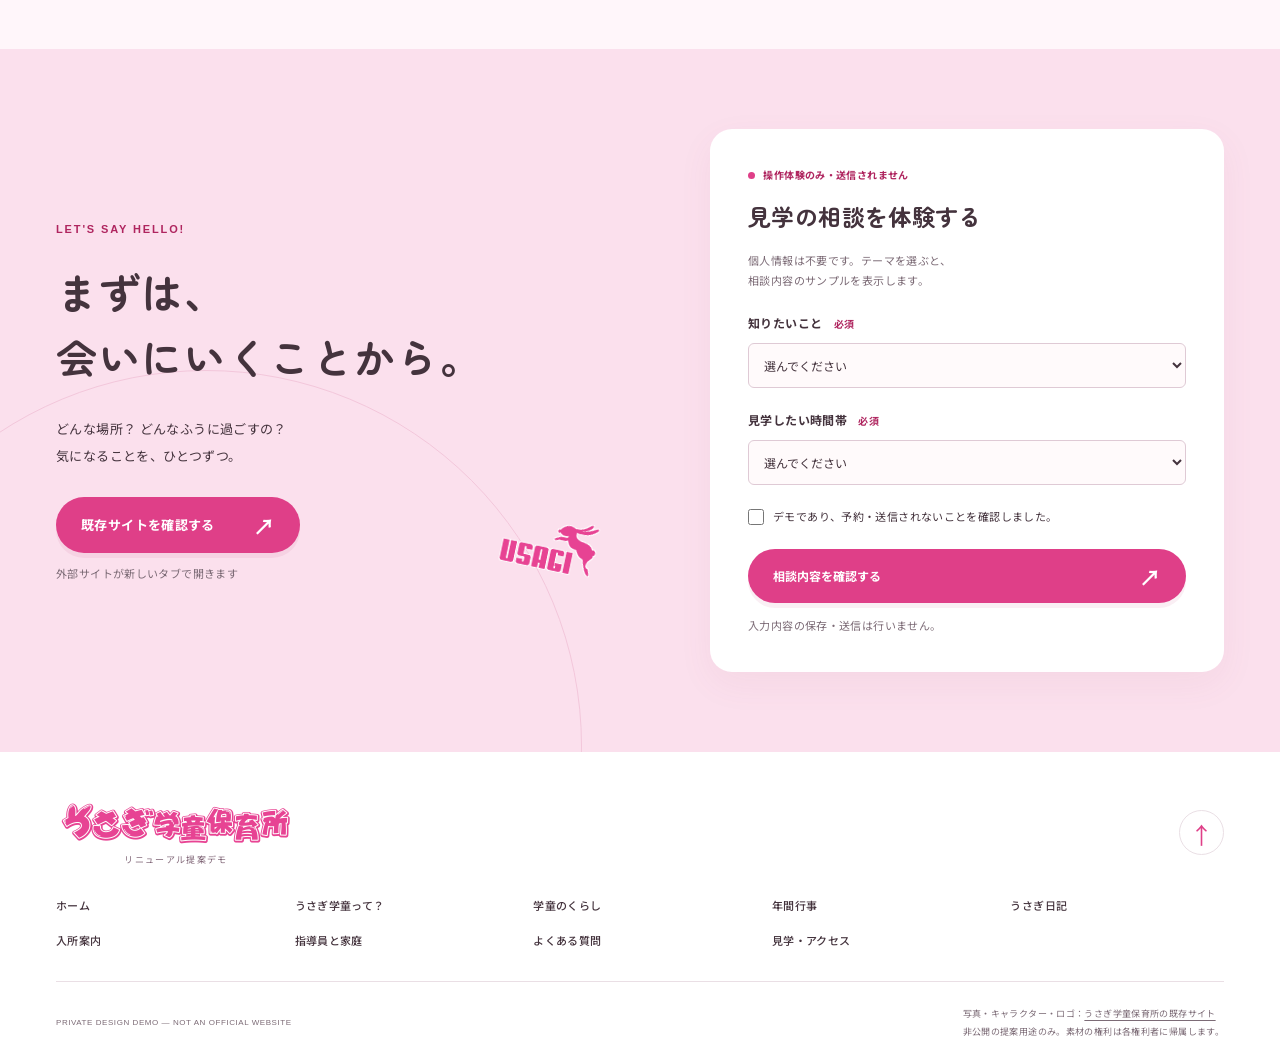
<file: contact.html>
<!DOCTYPE html>
<html lang="ja"><head><meta charset="utf-8"/><meta content="width=device-width,initial-scale=1" name="viewport"/><meta content="noindex,nofollow" name="robots"/><meta content="見学・アクセス。うさぎ学童保育所の公開情報を参考にした非公式の提案デモです。" name="description"/><title>見学・アクセス｜うさぎ学童保育所【提案デモ】</title><link href="assets/official-icon.png" rel="icon"/><link as="font" crossorigin="" href="assets/fonts/ZenMaruGothic-Bold.ttf" rel="preload" type="font/ttf"/><link href="style.css" rel="stylesheet"/><link href="pages.css" rel="stylesheet"/><script defer="" src="script.js"></script></head><body class="subpage"><a class="skip" href="#main">本文へスキップ</a><div class="demo"><b>PRIVATE DEMO</b> リニューアル提案用・非公式デモ <span>｜ 見学・入所の受付は行っていません</span></div><header><div class="header-inner"><a aria-label="うさぎ学童保育所 ホーム" class="brand" href="index.html"><img alt="うさぎ学童保育所" height="216" src="assets/official-wordmark.png" width="960"/><small>大阪市住吉区の学童保育</small></a><button aria-controls="navigation" aria-expanded="false" class="menu-toggle"><span aria-hidden="true">☰</span> メニュー</button><nav aria-label="メインメニュー" id="navigation"><a href="about.html">うさぎ学童って？</a><a href="life.html">学童のくらし</a><a href="events.html">年間行事</a><a href="journal.html">うさぎ日記</a><a href="admission.html">入所案内</a><a class="button compact" href="contact.html">見学・アクセス <span>↗</span></a></nav></div></header><main id="main"><div class="page-title"><div class="wrap"><nav aria-label="パンくずリスト" class="breadcrumbs"><a href="index.html">ホーム</a><span aria-hidden="true">/</span><span aria-current="page">見学・アクセス</span></nav><p class="eyebrow">COME SAY HELLO</p><h1>見学・アクセス<em>。</em></h1><p class="page-lead">場所のことも、見学で話したいことも。まずはこちらから。</p><img alt="" class="page-mark" height="289" src="assets/official-character.png" width="480"/></div></div><section class="section wrap"><div class="reading-head"><span class="section-number">01</span><div><p class="eyebrow">VISIT USAGI</p><h2>見学で、毎日の雰囲気を知ろう。</h2></div></div><div class="reading-grid"><div><p>写真や文章で伝わることに加えて、部屋の広さ、子どもたちの過ごし方、大人との距離感など、実際に見て分かることもあります。</p><p>見学を希望する場合は、既存サイトの連絡先から施設へ日程や受け付け方法を確認してください。このページでは、予約を受け付けていません。</p><a class="text-link" href="http://usagigakudo.web.fc2.com/">既存サイトを確認する<span aria-hidden="true">↗</span></a></div><aside class="soft-panel"><h3>相談の前に整理するとよいこと</h3><ul><li>お子さんの学年・通っている学校</li><li>利用を希望する時期・曜日</li><li>お迎えが必要になる時間</li><li>気になる点・配慮が必要なこと</li></ul><p class="fine">個人情報はこのデモへ入力しないでください。</p></aside></div></section><section class="tint-section" id="access"><div class="wrap"><p class="eyebrow">ACCESS / 元サイト掲載情報</p><h2>うさぎ学童へのアクセス。</h2><div class="access-layout"><div class="address-card"><span class="eyebrow">USAGI GAKUDO</span><h3>うさぎ学童保育所</h3><p>〒558-0041<br/>大阪市住吉区南住吉2-23-17<br/>森田マンション1F（三稜中学よこ）</p><p>元サイト掲載の電話番号<br/><strong>06-6693-0579</strong></p><p class="fine">所在地・連絡先の最新状況は既存サイトでご確認ください。</p></div><div class="access-notes"><h3>訪問前にご確認ください</h3><p>このデモでは、駐車場・駐輪場・入口・最寄り駅からの所要時間は確認できていません。訪問前に、来所方法と見学の日時を施設へご確認ください。</p><a class="button" href="https://www.google.com/maps/search/?api=1&amp;query=%E5%A4%A7%E9%98%AA%E5%B8%82%E4%BD%8F%E5%90%89%E5%8C%BA%E5%8D%97%E4%BD%8F%E5%90%892-23-17" rel="noopener noreferrer" target="_blank">Google マップで住所を見る <span>↗</span></a><p class="fine">外部サイトを開きます。地図は自動で読み込みません。</p></div></div></div></section><section class="visit section" id="visit"><div class="wrap visit-layout"><div class="visit-copy"><p class="eyebrow">LET'S SAY HELLO!</p><h2>まずは、<br>会いにいくことから。</br></h2><p>どんな場所？ どんなふうに過ごすの？<br>気になることを、ひとつずつ。</br></p><div class="visit-links"><a class="button" href="http://usagigakudo.web.fc2.com/" rel="noopener noreferrer" target="_blank">既存サイトを確認する <span>↗</span></a><span class="fine">外部サイトが新しいタブで開きます</span></div><img alt="USAGIロゴ" height="289" loading="lazy" src="assets/official-character.png" width="480"/></div><form id="visit-form"><div class="form-caption"><i class="dot"></i> 操作体験のみ・送信されません</div><h3>見学の相談を体験する</h3><p class="fine">個人情報は不要です。テーマを選ぶと、<br>相談内容のサンプルを表示します。</br></p><label for="interest">知りたいこと <span>必須</span></label><select id="interest" required=""><option value="">選んでください</option><option>学童での過ごし方</option><option>入所条件・費用</option><option>長期休暇の利用</option></select><label for="visit-time">見学したい時間帯 <span>必須</span></label><select id="visit-time" required=""><option value="">選んでください</option><option>平日の放課後</option><option>学校がお休みの日</option><option>相談して決めたい</option></select><label class="check"><input id="demo-agree" required="" type="checkbox"/><span>デモであり、予約・送信されないことを確認しました。</span></label><button class="button" disabled="" id="demo-submit" type="submit">相談内容を確認する <span>↗</span></button><div aria-live="polite" id="form-result" role="status"></div><p class="fine">入力内容の保存・送信は行いません。</p></form></div></section></main><footer><div class="wrap footer-top"><a class="brand" href="index.html"><img alt="うさぎ学童保育所" height="216" src="assets/official-wordmark.png" width="960"/><small>リニューアル提案デモ</small></a><a aria-label="ページの先頭へ" class="to-top" href="#">↑</a></div><nav aria-label="サイト内の全ページ" class="wrap site-directory"><a href="index.html">ホーム</a><a href="about.html">うさぎ学童って？</a><a href="life.html">学童のくらし</a><a href="events.html">年間行事</a><a href="journal.html">うさぎ日記</a><a href="admission.html">入所案内</a><a href="team.html">指導員と家庭</a><a href="faq.html">よくある質問</a><a href="contact.html">見学・アクセス</a></nav><div class="wrap footer-bottom"><p>PRIVATE DESIGN DEMO — NOT AN OFFICIAL WEBSITE</p><p>写真・キャラクター・ロゴ：<a href="http://usagigakudo.web.fc2.com/" rel="noopener noreferrer" target="_blank">うさぎ学童保育所の既存サイト</a><br/>非公開の提案用途のみ。素材の権利は各権利者に帰属します。</p></div></footer><noscript><p class="no-js">JavaScriptが無効です。各ページや日記記事は閲覧できます。切替・絞り込み・フォームの操作体験にはJavaScriptが必要です。</p></noscript></body></html>
</file>
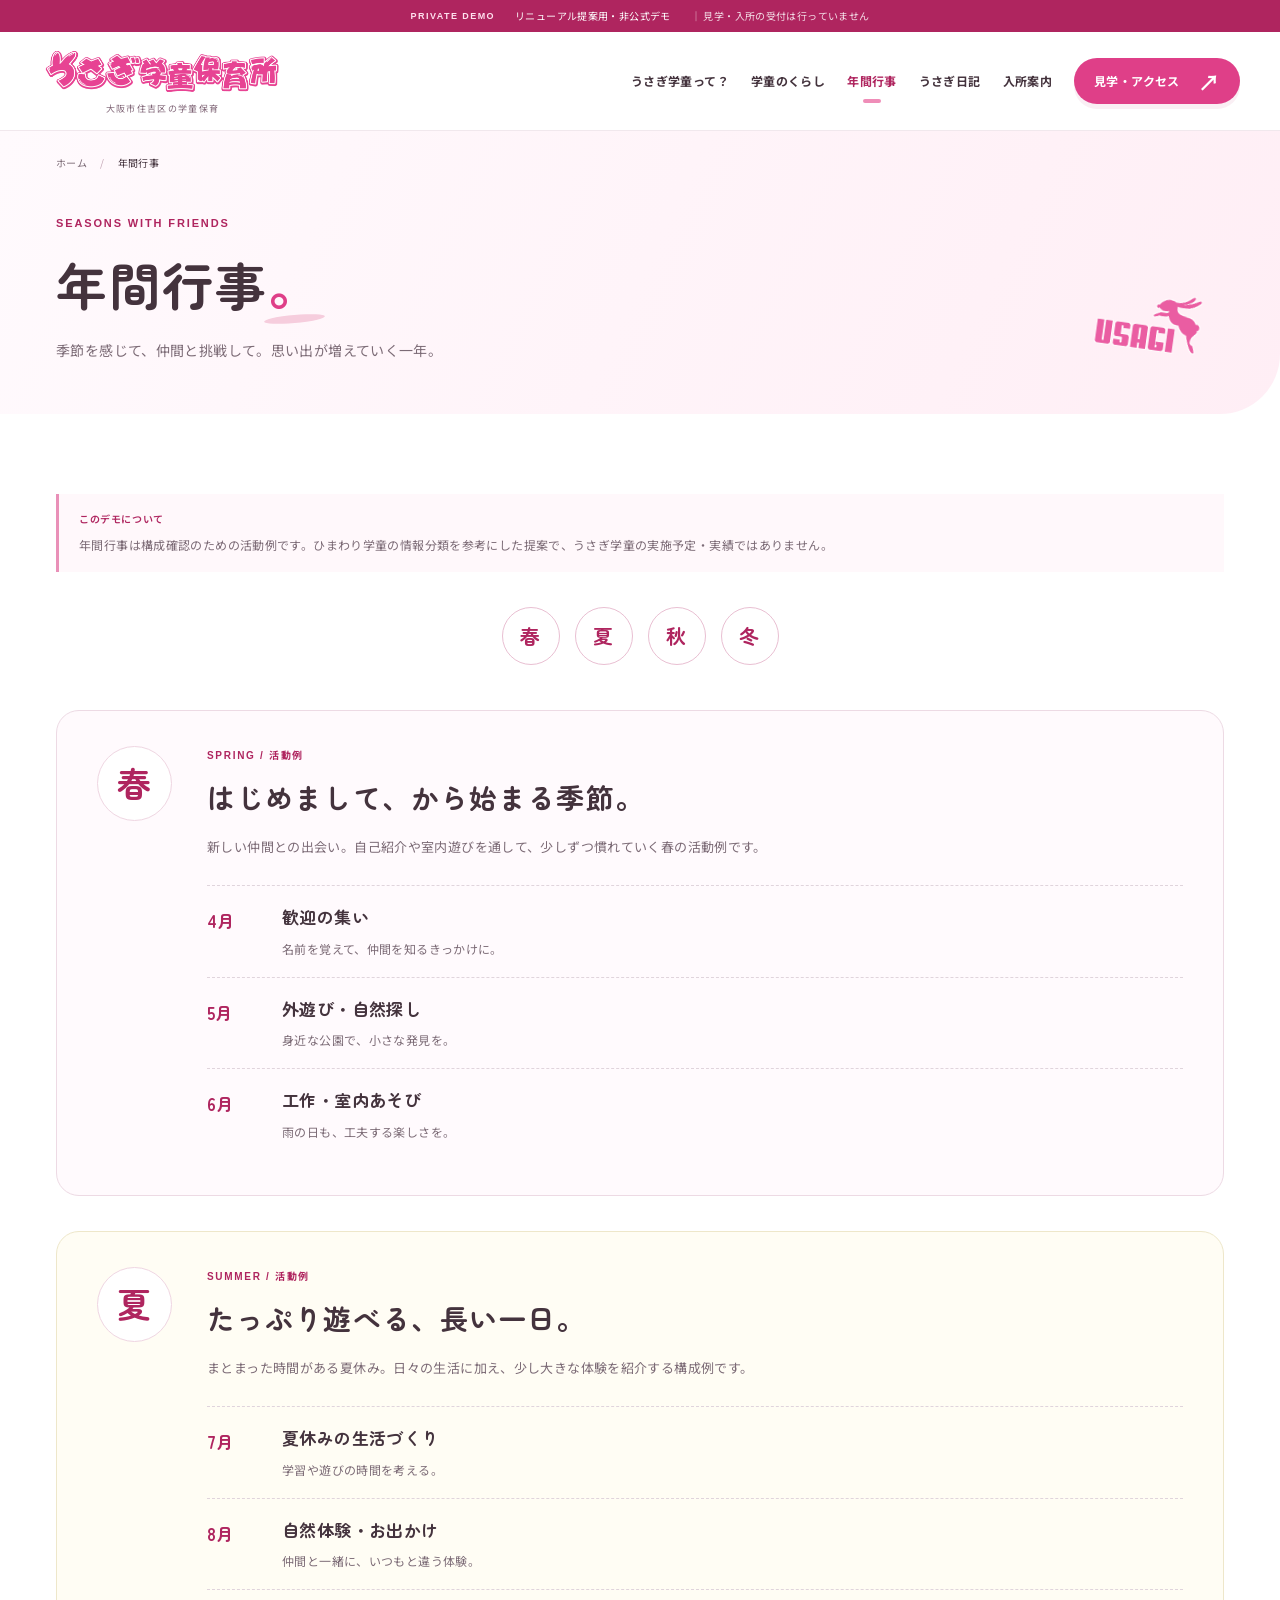
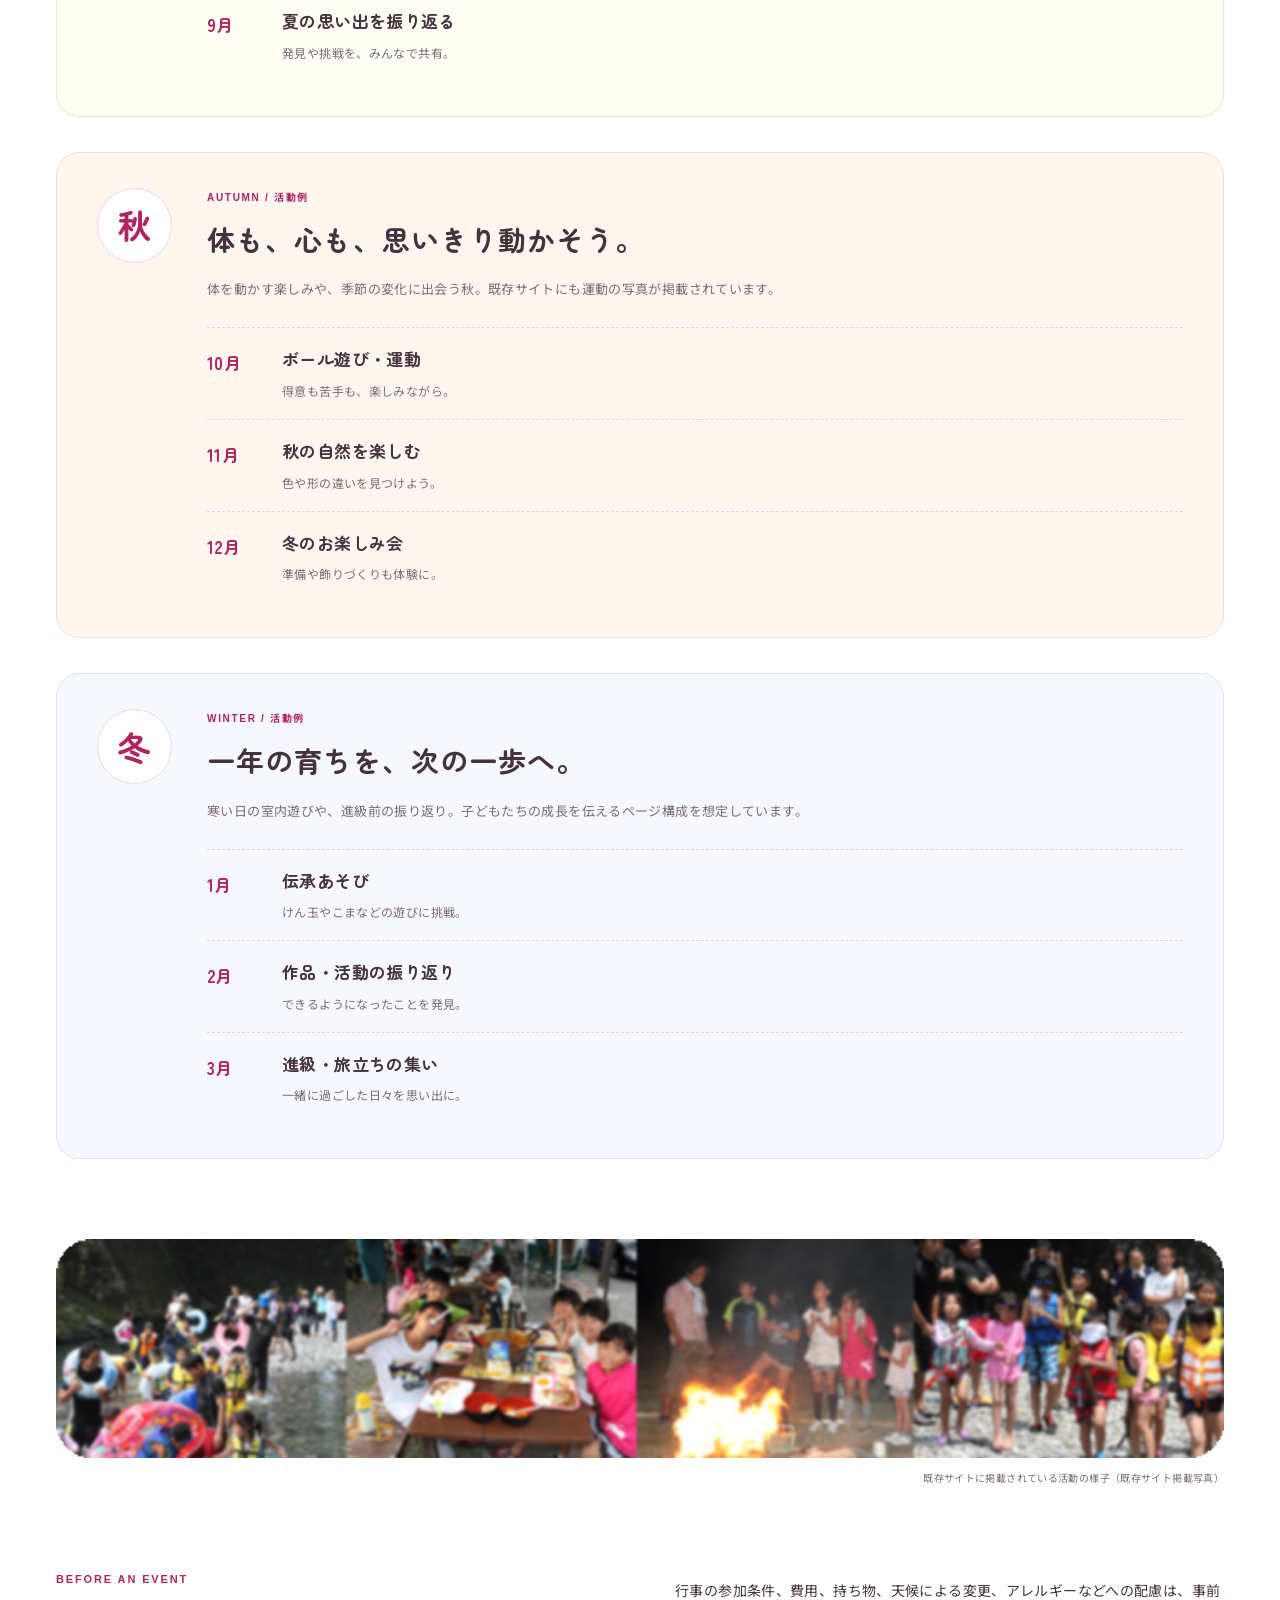
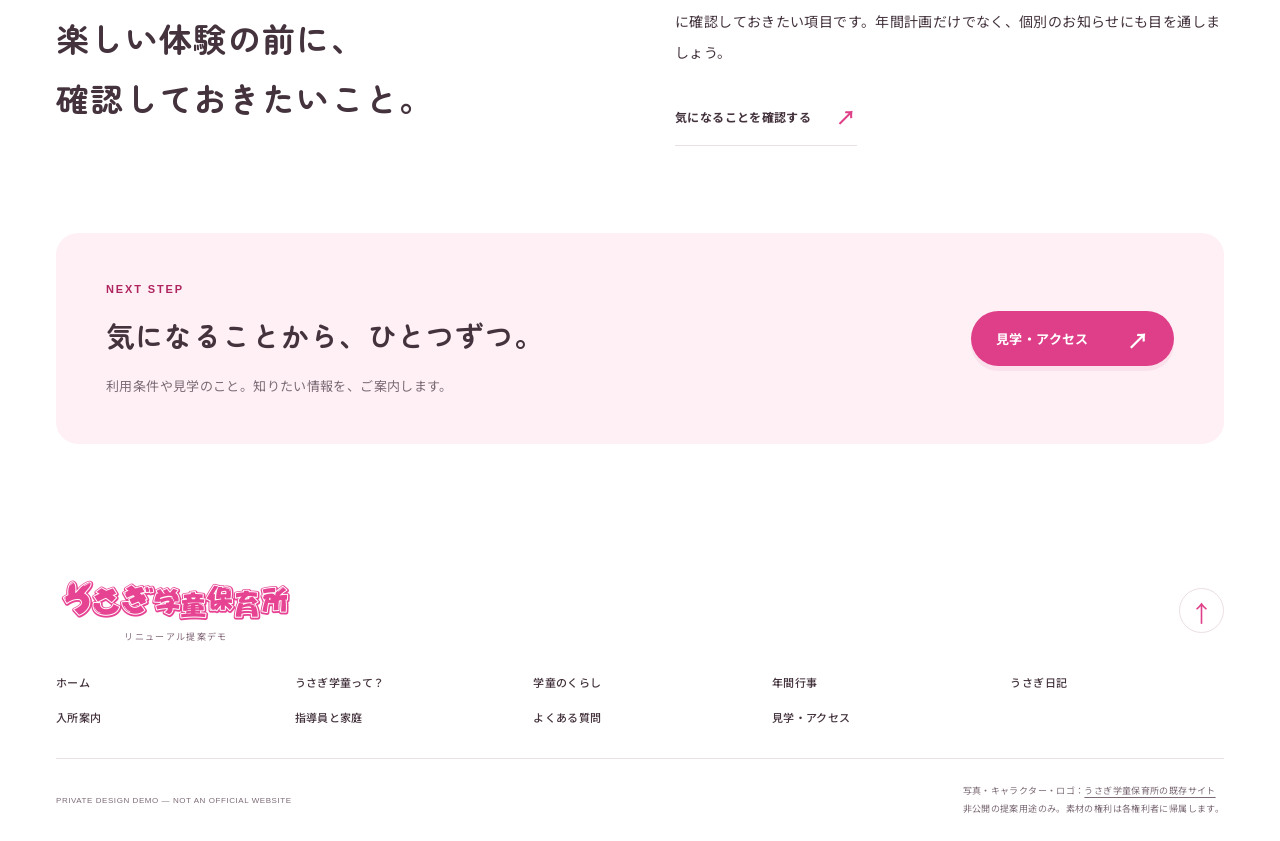
<file: events.html>
<!DOCTYPE html>
<html lang="ja"><head><meta charset="utf-8"/><meta content="width=device-width,initial-scale=1" name="viewport"/><meta content="noindex,nofollow" name="robots"/><meta content="年間行事。うさぎ学童保育所の公開情報を参考にした非公式の提案デモです。" name="description"/><title>年間行事｜うさぎ学童保育所【提案デモ】</title><link href="assets/official-icon.png" rel="icon"/><link as="font" crossorigin="" href="assets/fonts/ZenMaruGothic-Bold.ttf" rel="preload" type="font/ttf"/><link href="style.css" rel="stylesheet"/><link href="pages.css" rel="stylesheet"/><script defer="" src="script.js"></script></head><body class="subpage"><a class="skip" href="#main">本文へスキップ</a><div class="demo"><b>PRIVATE DEMO</b> リニューアル提案用・非公式デモ <span>｜ 見学・入所の受付は行っていません</span></div><header><div class="header-inner"><a aria-label="うさぎ学童保育所 ホーム" class="brand" href="index.html"><img alt="うさぎ学童保育所" height="216" src="assets/official-wordmark.png" width="960"/><small>大阪市住吉区の学童保育</small></a><button aria-controls="navigation" aria-expanded="false" class="menu-toggle"><span aria-hidden="true">☰</span> メニュー</button><nav aria-label="メインメニュー" id="navigation"><a href="about.html">うさぎ学童って？</a><a href="life.html">学童のくらし</a><a aria-current="page" href="events.html">年間行事</a><a href="journal.html">うさぎ日記</a><a href="admission.html">入所案内</a><a class="button compact" href="contact.html">見学・アクセス <span>↗</span></a></nav></div></header><main id="main"><div class="page-title"><div class="wrap"><nav aria-label="パンくずリスト" class="breadcrumbs"><a href="index.html">ホーム</a><span aria-hidden="true">/</span><span aria-current="page">年間行事</span></nav><p class="eyebrow">SEASONS WITH FRIENDS</p><h1>年間行事<em>。</em></h1><p class="page-lead">季節を感じて、仲間と挑戦して。思い出が増えていく一年。</p><img alt="" class="page-mark" height="289" src="assets/official-character.png" width="480"/></div></div><section class="section wrap"><p class="editor-note"><span>このデモについて</span>年間行事は構成確認のための活動例です。ひまわり学童の情報分類を参考にした提案で、うさぎ学童の実施予定・実績ではありません。</p><div class="season-nav"><a href="#spring">春</a><a href="#summer">夏</a><a href="#autumn">秋</a><a href="#winter">冬</a></div><div class="seasons"><article class="season spring" id="spring"><div class="season-heading"><span>春</span><div><p class="eyebrow">SPRING / 活動例</p><h2>はじめまして、から始まる季節。</h2><p>新しい仲間との出会い。自己紹介や室内遊びを通して、少しずつ慣れていく春の活動例です。</p></div></div><dl><div><dt>4月</dt><dd><h3>歓迎の集い</h3><p>名前を覚えて、仲間を知るきっかけに。</p></dd></div><div><dt>5月</dt><dd><h3>外遊び・自然探し</h3><p>身近な公園で、小さな発見を。</p></dd></div><div><dt>6月</dt><dd><h3>工作・室内あそび</h3><p>雨の日も、工夫する楽しさを。</p></dd></div></dl></article><article class="season summer" id="summer"><div class="season-heading"><span>夏</span><div><p class="eyebrow">SUMMER / 活動例</p><h2>たっぷり遊べる、長い一日。</h2><p>まとまった時間がある夏休み。日々の生活に加え、少し大きな体験を紹介する構成例です。</p></div></div><dl><div><dt>7月</dt><dd><h3>夏休みの生活づくり</h3><p>学習や遊びの時間を考える。</p></dd></div><div><dt>8月</dt><dd><h3>自然体験・お出かけ</h3><p>仲間と一緒に、いつもと違う体験。</p></dd></div><div><dt>9月</dt><dd><h3>夏の思い出を振り返る</h3><p>発見や挑戦を、みんなで共有。</p></dd></div></dl></article><article class="season autumn" id="autumn"><div class="season-heading"><span>秋</span><div><p class="eyebrow">AUTUMN / 活動例</p><h2>体も、心も、思いきり動かそう。</h2><p>体を動かす楽しみや、季節の変化に出会う秋。既存サイトにも運動の写真が掲載されています。</p></div></div><dl><div><dt>10月</dt><dd><h3>ボール遊び・運動</h3><p>得意も苦手も、楽しみながら。</p></dd></div><div><dt>11月</dt><dd><h3>秋の自然を楽しむ</h3><p>色や形の違いを見つけよう。</p></dd></div><div><dt>12月</dt><dd><h3>冬のお楽しみ会</h3><p>準備や飾りづくりも体験に。</p></dd></div></dl></article><article class="season winter" id="winter"><div class="season-heading"><span>冬</span><div><p class="eyebrow">WINTER / 活動例</p><h2>一年の育ちを、次の一歩へ。</h2><p>寒い日の室内遊びや、進級前の振り返り。子どもたちの成長を伝えるページ構成を想定しています。</p></div></div><dl><div><dt>1月</dt><dd><h3>伝承あそび</h3><p>けん玉やこまなどの遊びに挑戦。</p></dd></div><div><dt>2月</dt><dd><h3>作品・活動の振り返り</h3><p>できるようになったことを発見。</p></dd></div><div><dt>3月</dt><dd><h3>進級・旅立ちの集い</h3><p>一緒に過ごした日々を思い出に。</p></dd></div></dl></article></div></section><figure class="wrap wide-photo"><img alt="既存サイトに掲載されている活動の様子" height="120" loading="lazy" src="assets/official-life-01.png" width="640"/><figcaption>既存サイトに掲載されている活動の様子（既存サイト掲載写真）</figcaption></figure><section class="section wrap split-content"><div><p class="eyebrow">BEFORE AN EVENT</p><h2>楽しい体験の前に、<br/>確認しておきたいこと。</h2></div><div><p>行事の参加条件、費用、持ち物、天候による変更、アレルギーなどへの配慮は、事前に確認しておきたい項目です。年間計画だけでなく、個別のお知らせにも目を通しましょう。</p><a class="text-link" href="faq.html">気になることを確認する<span aria-hidden="true">↗</span></a></div></section><section class="page-cta wrap"><div><p class="eyebrow">NEXT STEP</p><h2>気になることから、ひとつずつ。</h2><p>利用条件や見学のこと。知りたい情報を、ご案内します。</p></div><a class="button" href="contact.html">見学・アクセス<span aria-hidden="true">↗</span></a></section></main><footer><div class="wrap footer-top"><a class="brand" href="index.html"><img alt="うさぎ学童保育所" height="216" src="assets/official-wordmark.png" width="960"/><small>リニューアル提案デモ</small></a><a aria-label="ページの先頭へ" class="to-top" href="#">↑</a></div><nav aria-label="サイト内の全ページ" class="wrap site-directory"><a href="index.html">ホーム</a><a href="about.html">うさぎ学童って？</a><a href="life.html">学童のくらし</a><a href="events.html">年間行事</a><a href="journal.html">うさぎ日記</a><a href="admission.html">入所案内</a><a href="team.html">指導員と家庭</a><a href="faq.html">よくある質問</a><a href="contact.html">見学・アクセス</a></nav><div class="wrap footer-bottom"><p>PRIVATE DESIGN DEMO — NOT AN OFFICIAL WEBSITE</p><p>写真・キャラクター・ロゴ：<a href="http://usagigakudo.web.fc2.com/" rel="noopener noreferrer" target="_blank">うさぎ学童保育所の既存サイト</a><br/>非公開の提案用途のみ。素材の権利は各権利者に帰属します。</p></div></footer><noscript><p class="no-js">JavaScriptが無効です。各ページや日記記事は閲覧できます。切替・絞り込み・フォームの操作体験にはJavaScriptが必要です。</p></noscript></body></html>
</file>
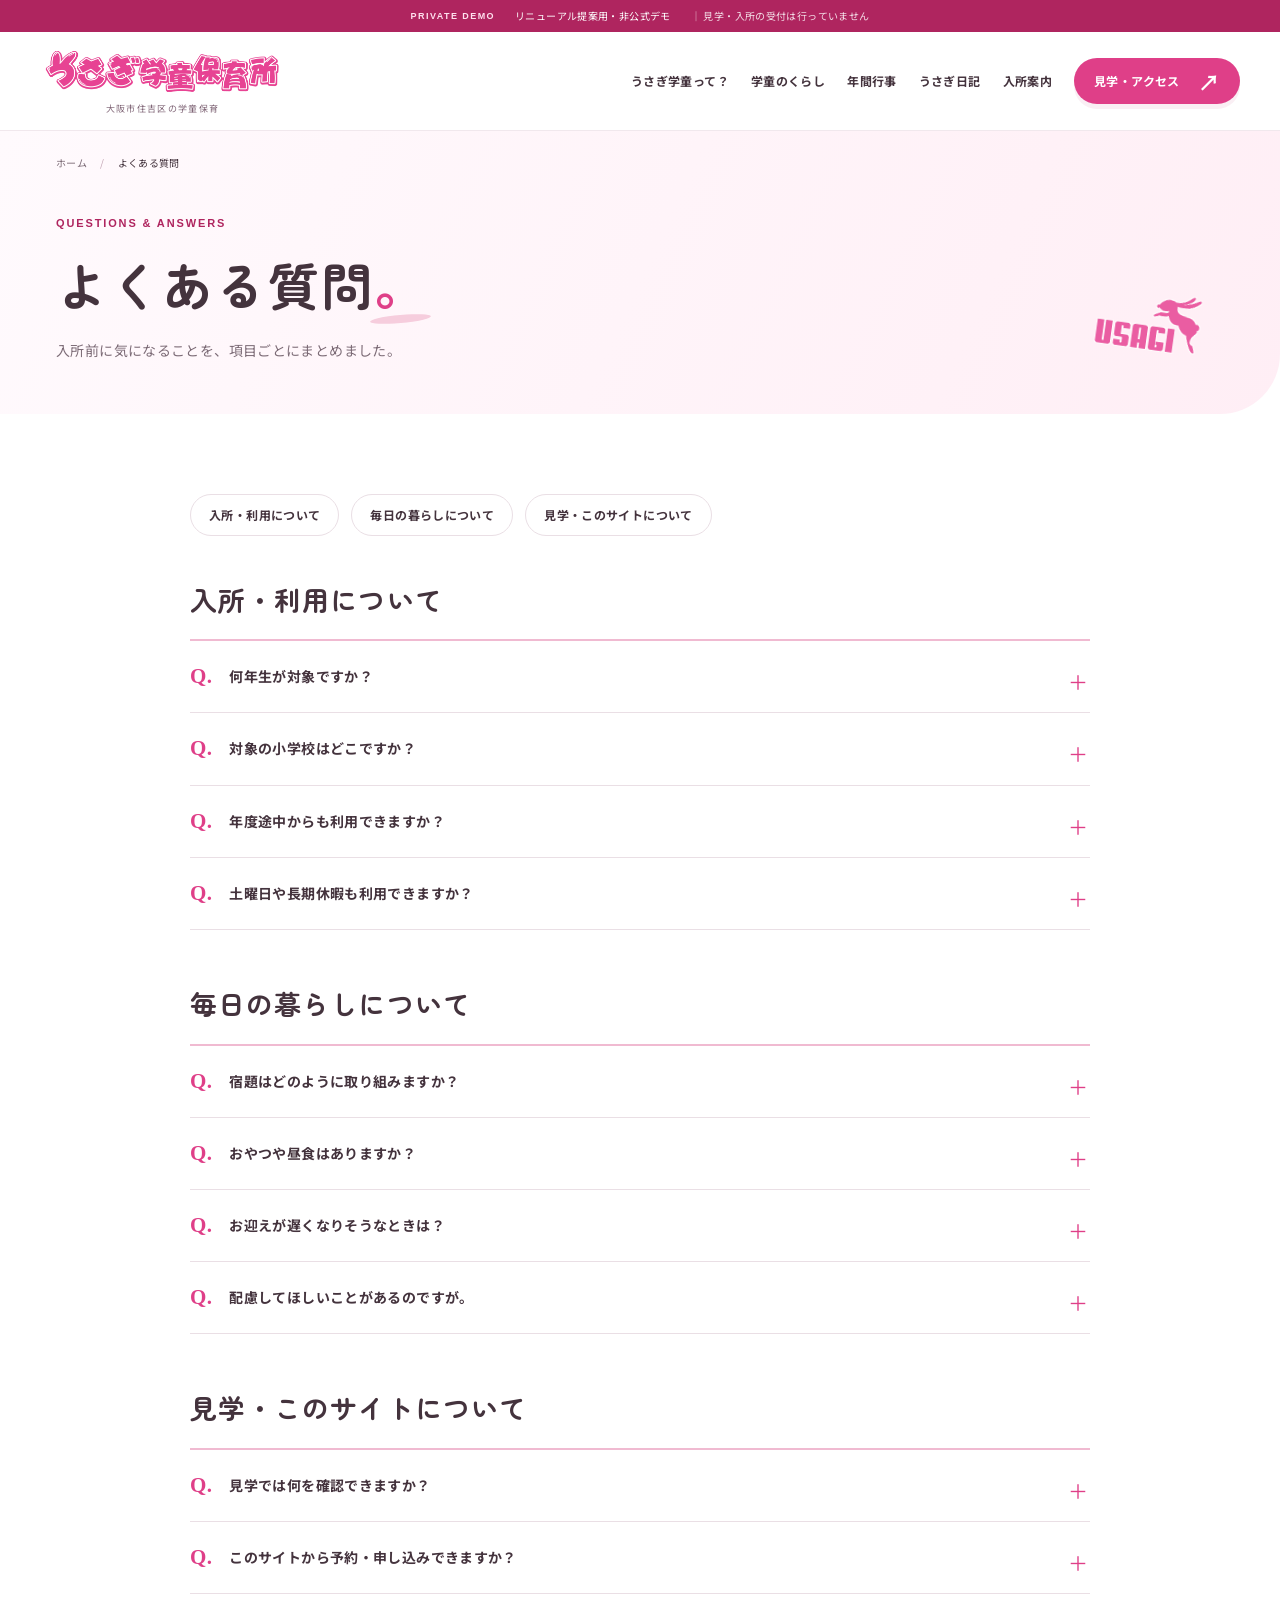
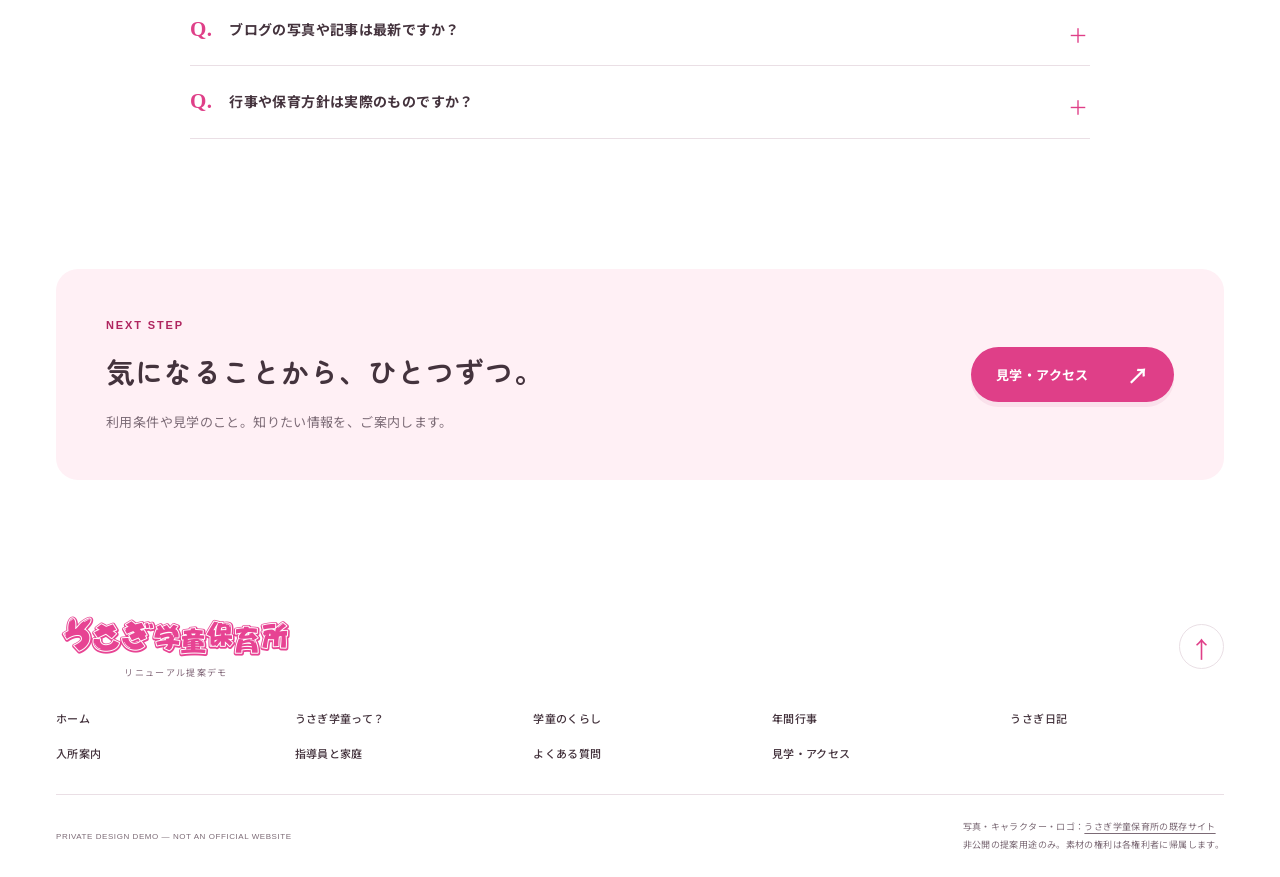
<file: faq.html>
<!DOCTYPE html>
<html lang="ja"><head><meta charset="utf-8"/><meta content="width=device-width,initial-scale=1" name="viewport"/><meta content="noindex,nofollow" name="robots"/><meta content="よくある質問。うさぎ学童保育所の公開情報を参考にした非公式の提案デモです。" name="description"/><title>よくある質問｜うさぎ学童保育所【提案デモ】</title><link href="assets/official-icon.png" rel="icon"/><link as="font" crossorigin="" href="assets/fonts/ZenMaruGothic-Bold.ttf" rel="preload" type="font/ttf"/><link href="style.css" rel="stylesheet"/><link href="pages.css" rel="stylesheet"/><script defer="" src="script.js"></script></head><body class="subpage"><a class="skip" href="#main">本文へスキップ</a><div class="demo"><b>PRIVATE DEMO</b> リニューアル提案用・非公式デモ <span>｜ 見学・入所の受付は行っていません</span></div><header><div class="header-inner"><a aria-label="うさぎ学童保育所 ホーム" class="brand" href="index.html"><img alt="うさぎ学童保育所" height="216" src="assets/official-wordmark.png" width="960"/><small>大阪市住吉区の学童保育</small></a><button aria-controls="navigation" aria-expanded="false" class="menu-toggle"><span aria-hidden="true">☰</span> メニュー</button><nav aria-label="メインメニュー" id="navigation"><a href="about.html">うさぎ学童って？</a><a href="life.html">学童のくらし</a><a href="events.html">年間行事</a><a href="journal.html">うさぎ日記</a><a href="admission.html">入所案内</a><a class="button compact" href="contact.html">見学・アクセス <span>↗</span></a></nav></div></header><main id="main"><div class="page-title"><div class="wrap"><nav aria-label="パンくずリスト" class="breadcrumbs"><a href="index.html">ホーム</a><span aria-hidden="true">/</span><span aria-current="page">よくある質問</span></nav><p class="eyebrow">QUESTIONS &amp; ANSWERS</p><h1>よくある質問<em>。</em></h1><p class="page-lead">入所前に気になることを、項目ごとにまとめました。</p><img alt="" class="page-mark" height="289" src="assets/official-character.png" width="480"/></div></div><section class="section wrap faq-page"><nav aria-label="質問の分類" class="section-links"><a href="#faq-0">入所・利用について</a><a href="#faq-1">毎日の暮らしについて</a><a href="#faq-2">見学・このサイトについて</a></nav><section class="faq-group" id="faq-0"><h2>入所・利用について</h2><div class="questions"><details><summary><span>Q.</span>何年生が対象ですか？</summary><p>元サイトでは、小学1〜6年生を対象として案内しています。現在の受入条件や空き状況は、施設へ直接確認してください。</p></details><details><summary><span>Q.</span>対象の小学校はどこですか？</summary><p>元サイトの主な対象校は南住吉小学校・大空小学校です。他校や学区外からの利用が可能かは、このデモでは確認できていません。</p></details><details><summary><span>Q.</span>年度途中からも利用できますか？</summary><p>現在の募集状況や入所可能時期は未確認です。学年と利用を希望する時期を伝え、施設へご相談ください。</p></details><details><summary><span>Q.</span>土曜日や長期休暇も利用できますか？</summary><p>元サイトには、土曜日・長期休みの保育時間として8:00〜19:30が掲載されています。現在の開所日、休所日、利用条件は直接確認してください。</p></details></div></section><section class="faq-group" id="faq-1"><h2>毎日の暮らしについて</h2><div class="questions"><details><summary><span>Q.</span>宿題はどのように取り組みますか？</summary><p>このサイトのスケジュールは提案用の例です。宿題の時間、職員の関わり方、持ち物など、実際の対応は見学時に聞いてみてください。</p></details><details><summary><span>Q.</span>おやつや昼食はありますか？</summary><p>うさぎ学童の現在の提供内容は確認できていません。昼食の必要な日、持ち込み、費用、食物アレルギーへの対応を直接確認してください。</p></details><details><summary><span>Q.</span>お迎えが遅くなりそうなときは？</summary><p>延長や予定変更の対応範囲は施設への確認が必要です。連絡方法や期限、追加費用なども事前に確かめておきましょう。</p></details><details><summary><span>Q.</span>配慮してほしいことがあるのですが。</summary><p>お子さんの状況について、入所前に施設へ直接相談してください。このデモでは、個別の対応の可否や支援体制を保証していません。</p></details></div></section><section class="faq-group" id="faq-2"><h2>見学・このサイトについて</h2><div class="questions"><details><summary><span>Q.</span>見学では何を確認できますか？</summary><p>保育時間、生活の流れ、利用料、お迎え、職員との連絡方法、保護者の関わり方などを確認してみましょう。見学可能な日時や範囲は施設へご相談ください。</p></details><details><summary><span>Q.</span>このサイトから予約・申し込みできますか？</summary><p>できません。非公式・非公開の提案用デモです。フォームは操作体験のみで、送信・保存・予約受付は行いません。</p></details><details><summary><span>Q.</span>ブログの写真や記事は最新ですか？</summary><p>写真は既存サイトに掲載されているものです。撮影時期・行事名は未確認です。本文はサンプルとして制作し、最新の活動報告とは区別しています。</p></details><details><summary><span>Q.</span>行事や保育方針は実際のものですか？</summary><p>行事例や保育の考え方はサイト構成の提案です。うさぎ学童の正式な年間計画・方針として確認した内容ではありません。</p></details></div></section></section><section class="page-cta wrap"><div><p class="eyebrow">NEXT STEP</p><h2>気になることから、ひとつずつ。</h2><p>利用条件や見学のこと。知りたい情報を、ご案内します。</p></div><a class="button" href="contact.html">見学・アクセス<span aria-hidden="true">↗</span></a></section></main><footer><div class="wrap footer-top"><a class="brand" href="index.html"><img alt="うさぎ学童保育所" height="216" src="assets/official-wordmark.png" width="960"/><small>リニューアル提案デモ</small></a><a aria-label="ページの先頭へ" class="to-top" href="#">↑</a></div><nav aria-label="サイト内の全ページ" class="wrap site-directory"><a href="index.html">ホーム</a><a href="about.html">うさぎ学童って？</a><a href="life.html">学童のくらし</a><a href="events.html">年間行事</a><a href="journal.html">うさぎ日記</a><a href="admission.html">入所案内</a><a href="team.html">指導員と家庭</a><a href="faq.html">よくある質問</a><a href="contact.html">見学・アクセス</a></nav><div class="wrap footer-bottom"><p>PRIVATE DESIGN DEMO — NOT AN OFFICIAL WEBSITE</p><p>写真・キャラクター・ロゴ：<a href="http://usagigakudo.web.fc2.com/" rel="noopener noreferrer" target="_blank">うさぎ学童保育所の既存サイト</a><br/>非公開の提案用途のみ。素材の権利は各権利者に帰属します。</p></div></footer><noscript><p class="no-js">JavaScriptが無効です。各ページや日記記事は閲覧できます。切替・絞り込み・フォームの操作体験にはJavaScriptが必要です。</p></noscript></body></html>
</file>
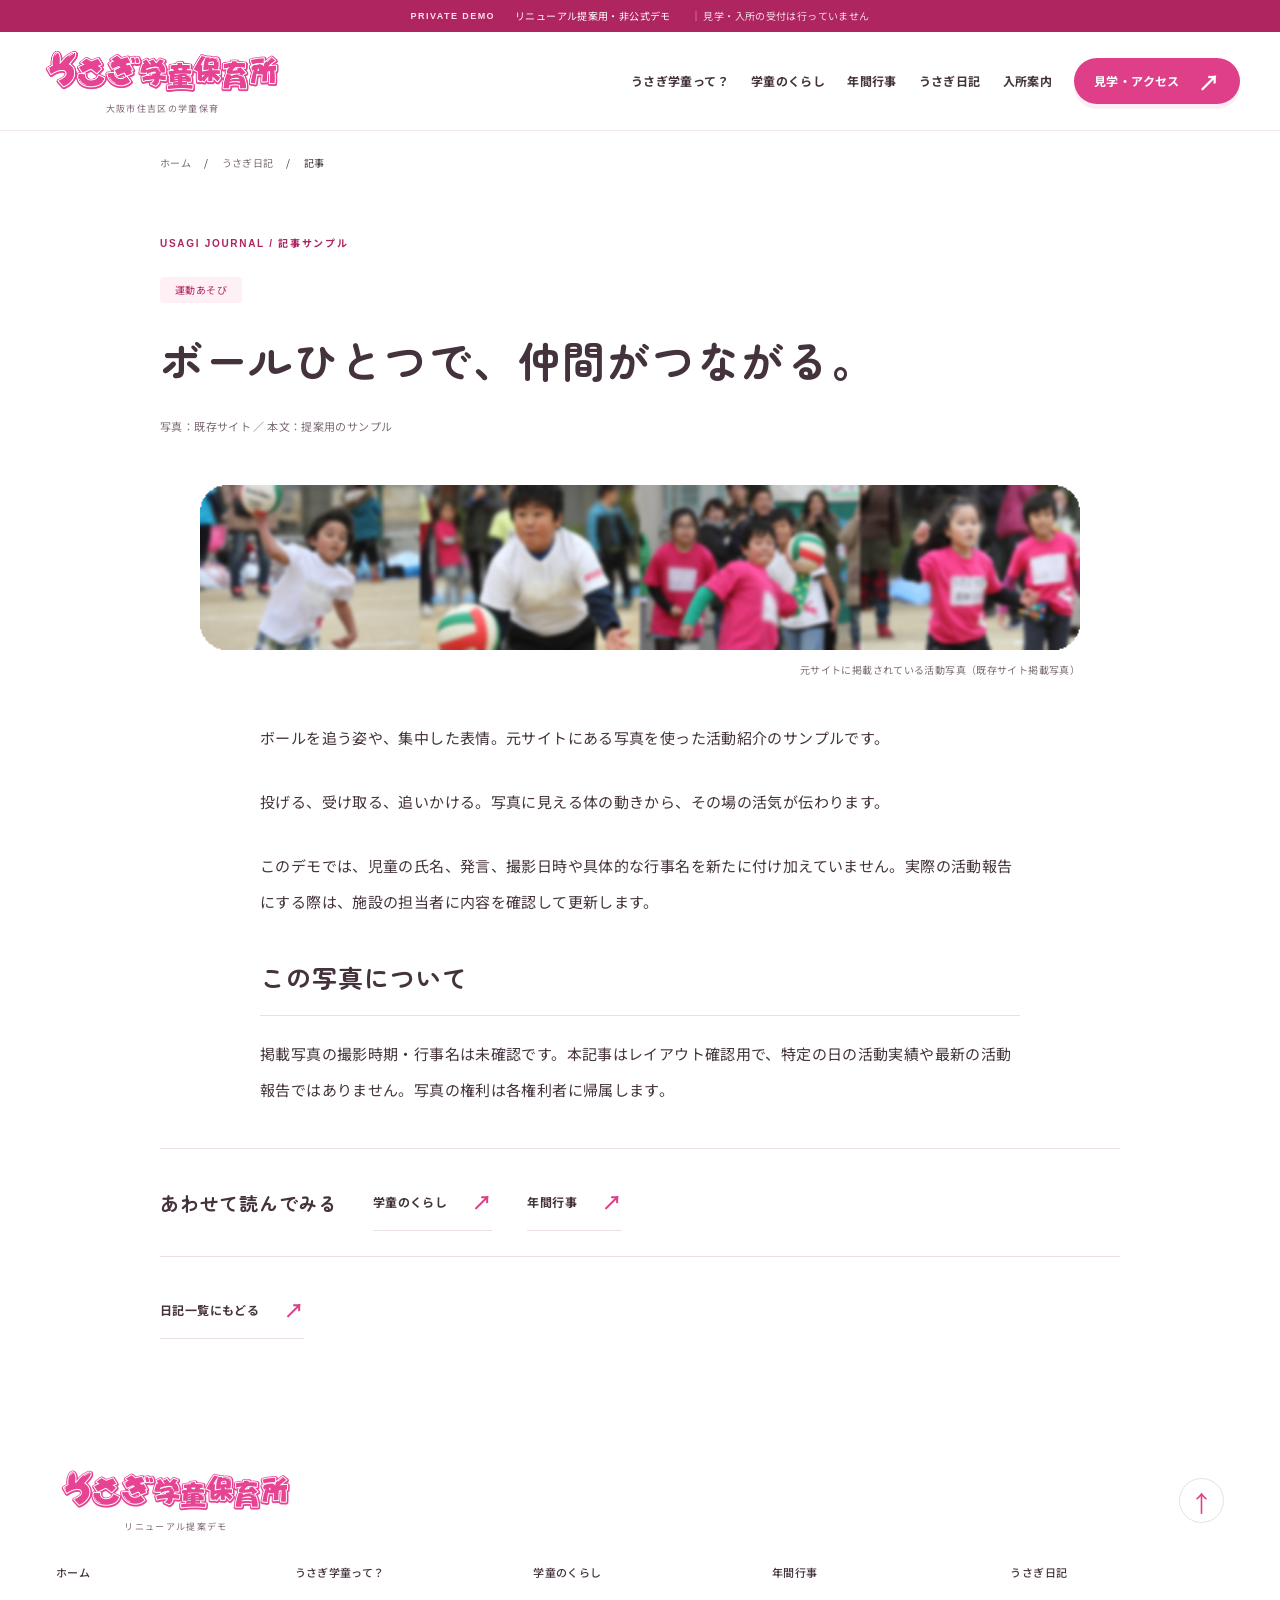
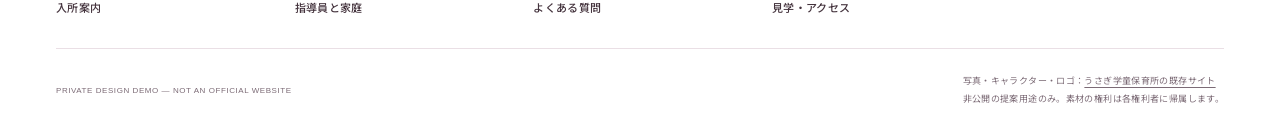
<file: journal-ball.html>
<!DOCTYPE html>
<html lang="ja"><head><meta charset="utf-8"/><meta content="width=device-width,initial-scale=1" name="viewport"/><meta content="noindex,nofollow" name="robots"/><meta content="ボールひとつで、仲間がつながる。。うさぎ学童保育所の公開情報を参考にした非公式の提案デモです。" name="description"/><title>ボールひとつで、仲間がつながる。｜うさぎ学童保育所【提案デモ】</title><link href="assets/official-icon.png" rel="icon"/><link as="font" crossorigin="" href="assets/fonts/ZenMaruGothic-Bold.ttf" rel="preload" type="font/ttf"/><link href="style.css" rel="stylesheet"/><link href="pages.css" rel="stylesheet"/><script defer="" src="script.js"></script></head><body class="subpage"><a class="skip" href="#main">本文へスキップ</a><div class="demo"><b>PRIVATE DEMO</b> リニューアル提案用・非公式デモ <span>｜ 見学・入所の受付は行っていません</span></div><header><div class="header-inner"><a aria-label="うさぎ学童保育所 ホーム" class="brand" href="index.html"><img alt="うさぎ学童保育所" height="216" src="assets/official-wordmark.png" width="960"/><small>大阪市住吉区の学童保育</small></a><button aria-controls="navigation" aria-expanded="false" class="menu-toggle"><span aria-hidden="true">☰</span> メニュー</button><nav aria-label="メインメニュー" id="navigation"><a href="about.html">うさぎ学童って？</a><a href="life.html">学童のくらし</a><a href="events.html">年間行事</a><a href="journal.html">うさぎ日記</a><a href="admission.html">入所案内</a><a class="button compact" href="contact.html">見学・アクセス <span>↗</span></a></nav></div></header><main id="main"><article class="article-page wrap"><nav aria-label="パンくずリスト" class="breadcrumbs"><a href="index.html">ホーム</a><span>/</span><a href="journal.html">うさぎ日記</a><span>/</span><span aria-current="page">記事</span></nav><div class="article-header"><p class="eyebrow">USAGI JOURNAL / 記事サンプル</p><span class="pill">運動あそび</span><h1>ボールひとつで、仲間がつながる。</h1><p class="fine">写真：既存サイト ／ 本文：提案用のサンプル</p></div><figure class="wide-photo"><img alt="元サイトに掲載されている活動写真" height="120" loading="lazy" src="assets/official-life-03.png" width="640"/><figcaption>元サイトに掲載されている活動写真（既存サイト掲載写真）</figcaption></figure><div class="article-prose"><p>ボールを追う姿や、集中した表情。元サイトにある写真を使った活動紹介のサンプルです。</p><p>投げる、受け取る、追いかける。写真に見える体の動きから、その場の活気が伝わります。</p><p>このデモでは、児童の氏名、発言、撮影日時や具体的な行事名を新たに付け加えていません。実際の活動報告にする際は、施設の担当者に内容を確認して更新します。</p><h2>この写真について</h2><p>掲載写真の撮影時期・行事名は未確認です。本記事はレイアウト確認用で、特定の日の活動実績や最新の活動報告ではありません。写真の権利は各権利者に帰属します。</p></div><div class="article-related"><h2>あわせて読んでみる</h2><a class="text-link" href="life.html">学童のくらし<span aria-hidden="true">↗</span></a><a class="text-link" href="events.html">年間行事<span aria-hidden="true">↗</span></a></div><a class="text-link" href="journal.html">日記一覧にもどる<span aria-hidden="true">↗</span></a></article></main><footer><div class="wrap footer-top"><a class="brand" href="index.html"><img alt="うさぎ学童保育所" height="216" src="assets/official-wordmark.png" width="960"/><small>リニューアル提案デモ</small></a><a aria-label="ページの先頭へ" class="to-top" href="#">↑</a></div><nav aria-label="サイト内の全ページ" class="wrap site-directory"><a href="index.html">ホーム</a><a href="about.html">うさぎ学童って？</a><a href="life.html">学童のくらし</a><a href="events.html">年間行事</a><a href="journal.html">うさぎ日記</a><a href="admission.html">入所案内</a><a href="team.html">指導員と家庭</a><a href="faq.html">よくある質問</a><a href="contact.html">見学・アクセス</a></nav><div class="wrap footer-bottom"><p>PRIVATE DESIGN DEMO — NOT AN OFFICIAL WEBSITE</p><p>写真・キャラクター・ロゴ：<a href="http://usagigakudo.web.fc2.com/" rel="noopener noreferrer" target="_blank">うさぎ学童保育所の既存サイト</a><br/>非公開の提案用途のみ。素材の権利は各権利者に帰属します。</p></div></footer><noscript><p class="no-js">JavaScriptが無効です。各ページや日記記事は閲覧できます。切替・絞り込み・フォームの操作体験にはJavaScriptが必要です。</p></noscript></body></html>
</file>
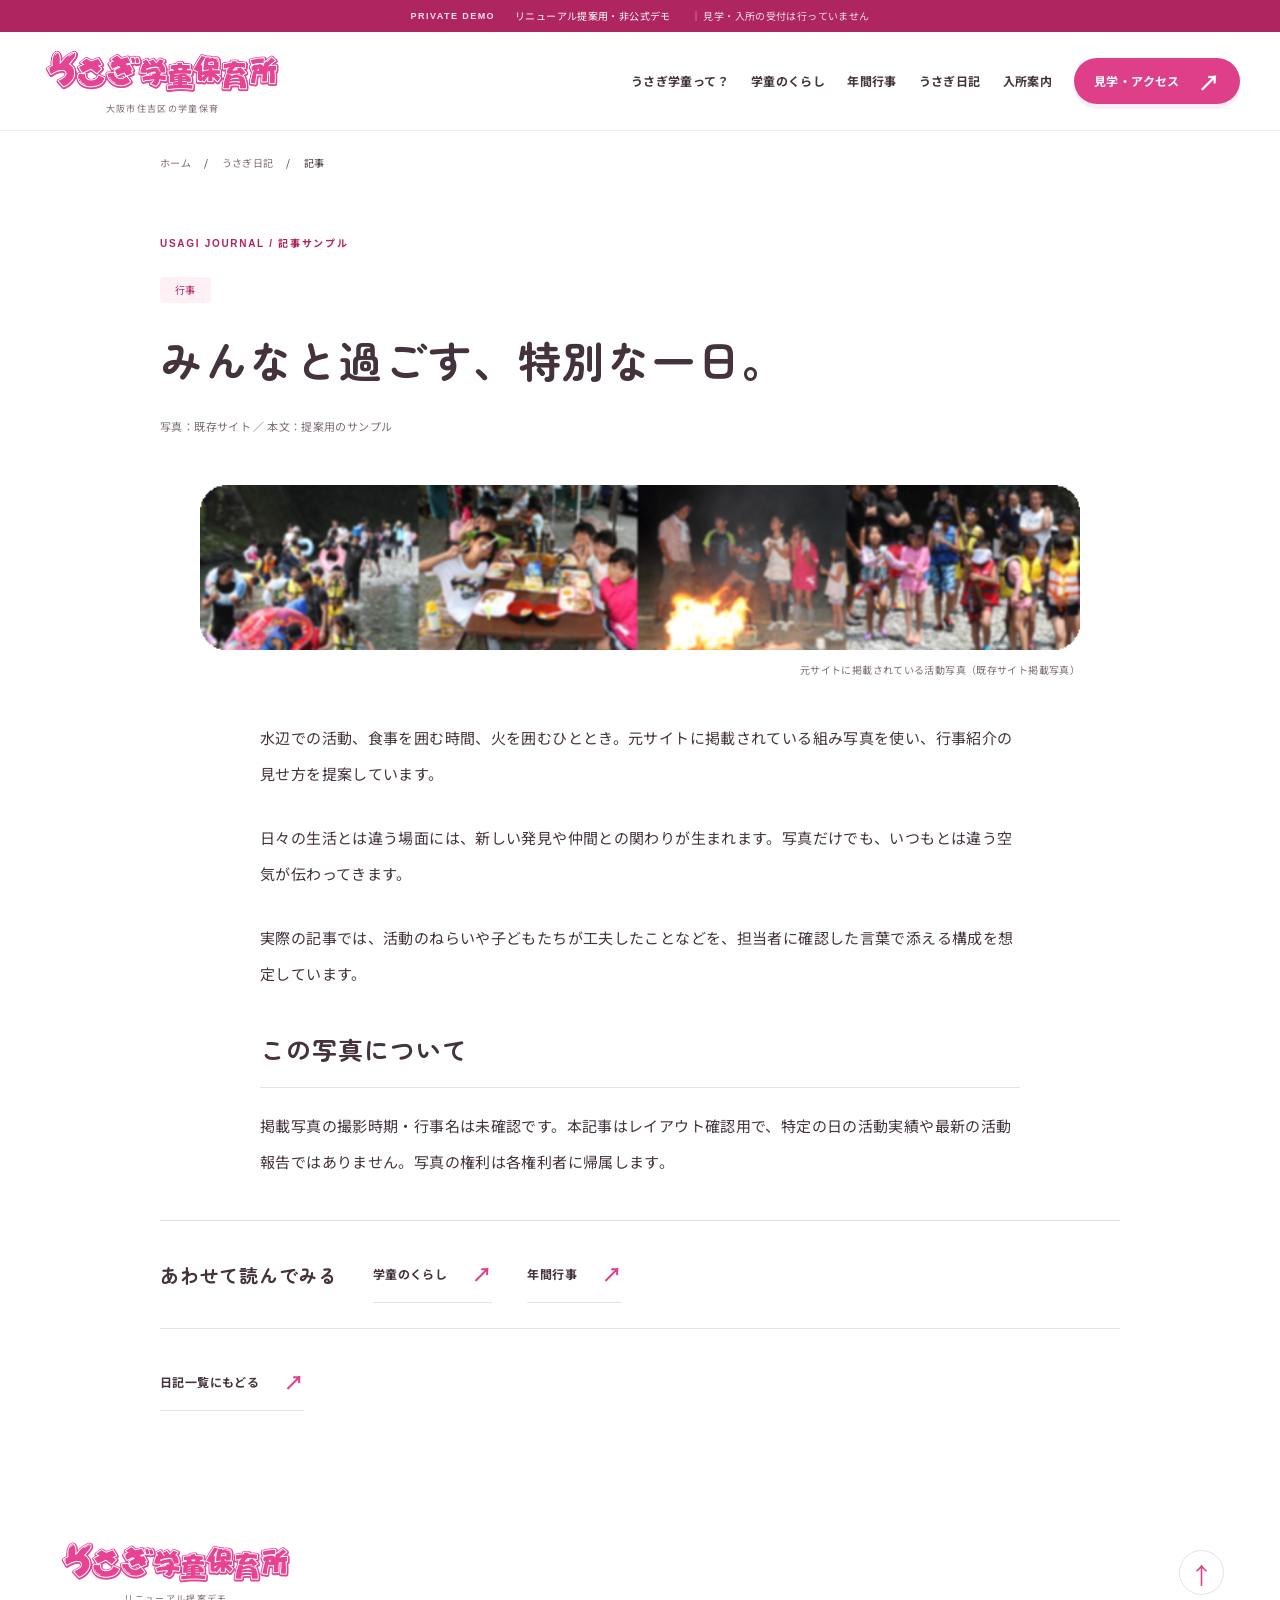
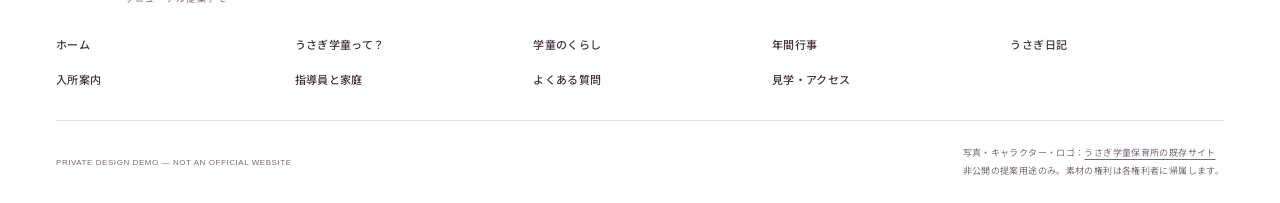
<file: journal-camp.html>
<!DOCTYPE html>
<html lang="ja"><head><meta charset="utf-8"/><meta content="width=device-width,initial-scale=1" name="viewport"/><meta content="noindex,nofollow" name="robots"/><meta content="みんなと過ごす、特別な一日。。うさぎ学童保育所の公開情報を参考にした非公式の提案デモです。" name="description"/><title>みんなと過ごす、特別な一日。｜うさぎ学童保育所【提案デモ】</title><link href="assets/official-icon.png" rel="icon"/><link as="font" crossorigin="" href="assets/fonts/ZenMaruGothic-Bold.ttf" rel="preload" type="font/ttf"/><link href="style.css" rel="stylesheet"/><link href="pages.css" rel="stylesheet"/><script defer="" src="script.js"></script></head><body class="subpage"><a class="skip" href="#main">本文へスキップ</a><div class="demo"><b>PRIVATE DEMO</b> リニューアル提案用・非公式デモ <span>｜ 見学・入所の受付は行っていません</span></div><header><div class="header-inner"><a aria-label="うさぎ学童保育所 ホーム" class="brand" href="index.html"><img alt="うさぎ学童保育所" height="216" src="assets/official-wordmark.png" width="960"/><small>大阪市住吉区の学童保育</small></a><button aria-controls="navigation" aria-expanded="false" class="menu-toggle"><span aria-hidden="true">☰</span> メニュー</button><nav aria-label="メインメニュー" id="navigation"><a href="about.html">うさぎ学童って？</a><a href="life.html">学童のくらし</a><a href="events.html">年間行事</a><a href="journal.html">うさぎ日記</a><a href="admission.html">入所案内</a><a class="button compact" href="contact.html">見学・アクセス <span>↗</span></a></nav></div></header><main id="main"><article class="article-page wrap"><nav aria-label="パンくずリスト" class="breadcrumbs"><a href="index.html">ホーム</a><span>/</span><a href="journal.html">うさぎ日記</a><span>/</span><span aria-current="page">記事</span></nav><div class="article-header"><p class="eyebrow">USAGI JOURNAL / 記事サンプル</p><span class="pill">行事</span><h1>みんなと過ごす、特別な一日。</h1><p class="fine">写真：既存サイト ／ 本文：提案用のサンプル</p></div><figure class="wide-photo"><img alt="元サイトに掲載されている活動写真" height="120" loading="lazy" src="assets/official-life-01.png" width="640"/><figcaption>元サイトに掲載されている活動写真（既存サイト掲載写真）</figcaption></figure><div class="article-prose"><p>水辺での活動、食事を囲む時間、火を囲むひととき。元サイトに掲載されている組み写真を使い、行事紹介の見せ方を提案しています。</p><p>日々の生活とは違う場面には、新しい発見や仲間との関わりが生まれます。写真だけでも、いつもとは違う空気が伝わってきます。</p><p>実際の記事では、活動のねらいや子どもたちが工夫したことなどを、担当者に確認した言葉で添える構成を想定しています。</p><h2>この写真について</h2><p>掲載写真の撮影時期・行事名は未確認です。本記事はレイアウト確認用で、特定の日の活動実績や最新の活動報告ではありません。写真の権利は各権利者に帰属します。</p></div><div class="article-related"><h2>あわせて読んでみる</h2><a class="text-link" href="life.html">学童のくらし<span aria-hidden="true">↗</span></a><a class="text-link" href="events.html">年間行事<span aria-hidden="true">↗</span></a></div><a class="text-link" href="journal.html">日記一覧にもどる<span aria-hidden="true">↗</span></a></article></main><footer><div class="wrap footer-top"><a class="brand" href="index.html"><img alt="うさぎ学童保育所" height="216" src="assets/official-wordmark.png" width="960"/><small>リニューアル提案デモ</small></a><a aria-label="ページの先頭へ" class="to-top" href="#">↑</a></div><nav aria-label="サイト内の全ページ" class="wrap site-directory"><a href="index.html">ホーム</a><a href="about.html">うさぎ学童って？</a><a href="life.html">学童のくらし</a><a href="events.html">年間行事</a><a href="journal.html">うさぎ日記</a><a href="admission.html">入所案内</a><a href="team.html">指導員と家庭</a><a href="faq.html">よくある質問</a><a href="contact.html">見学・アクセス</a></nav><div class="wrap footer-bottom"><p>PRIVATE DESIGN DEMO — NOT AN OFFICIAL WEBSITE</p><p>写真・キャラクター・ロゴ：<a href="http://usagigakudo.web.fc2.com/" rel="noopener noreferrer" target="_blank">うさぎ学童保育所の既存サイト</a><br/>非公開の提案用途のみ。素材の権利は各権利者に帰属します。</p></div></footer><noscript><p class="no-js">JavaScriptが無効です。各ページや日記記事は閲覧できます。切替・絞り込み・フォームの操作体験にはJavaScriptが必要です。</p></noscript></body></html>
</file>
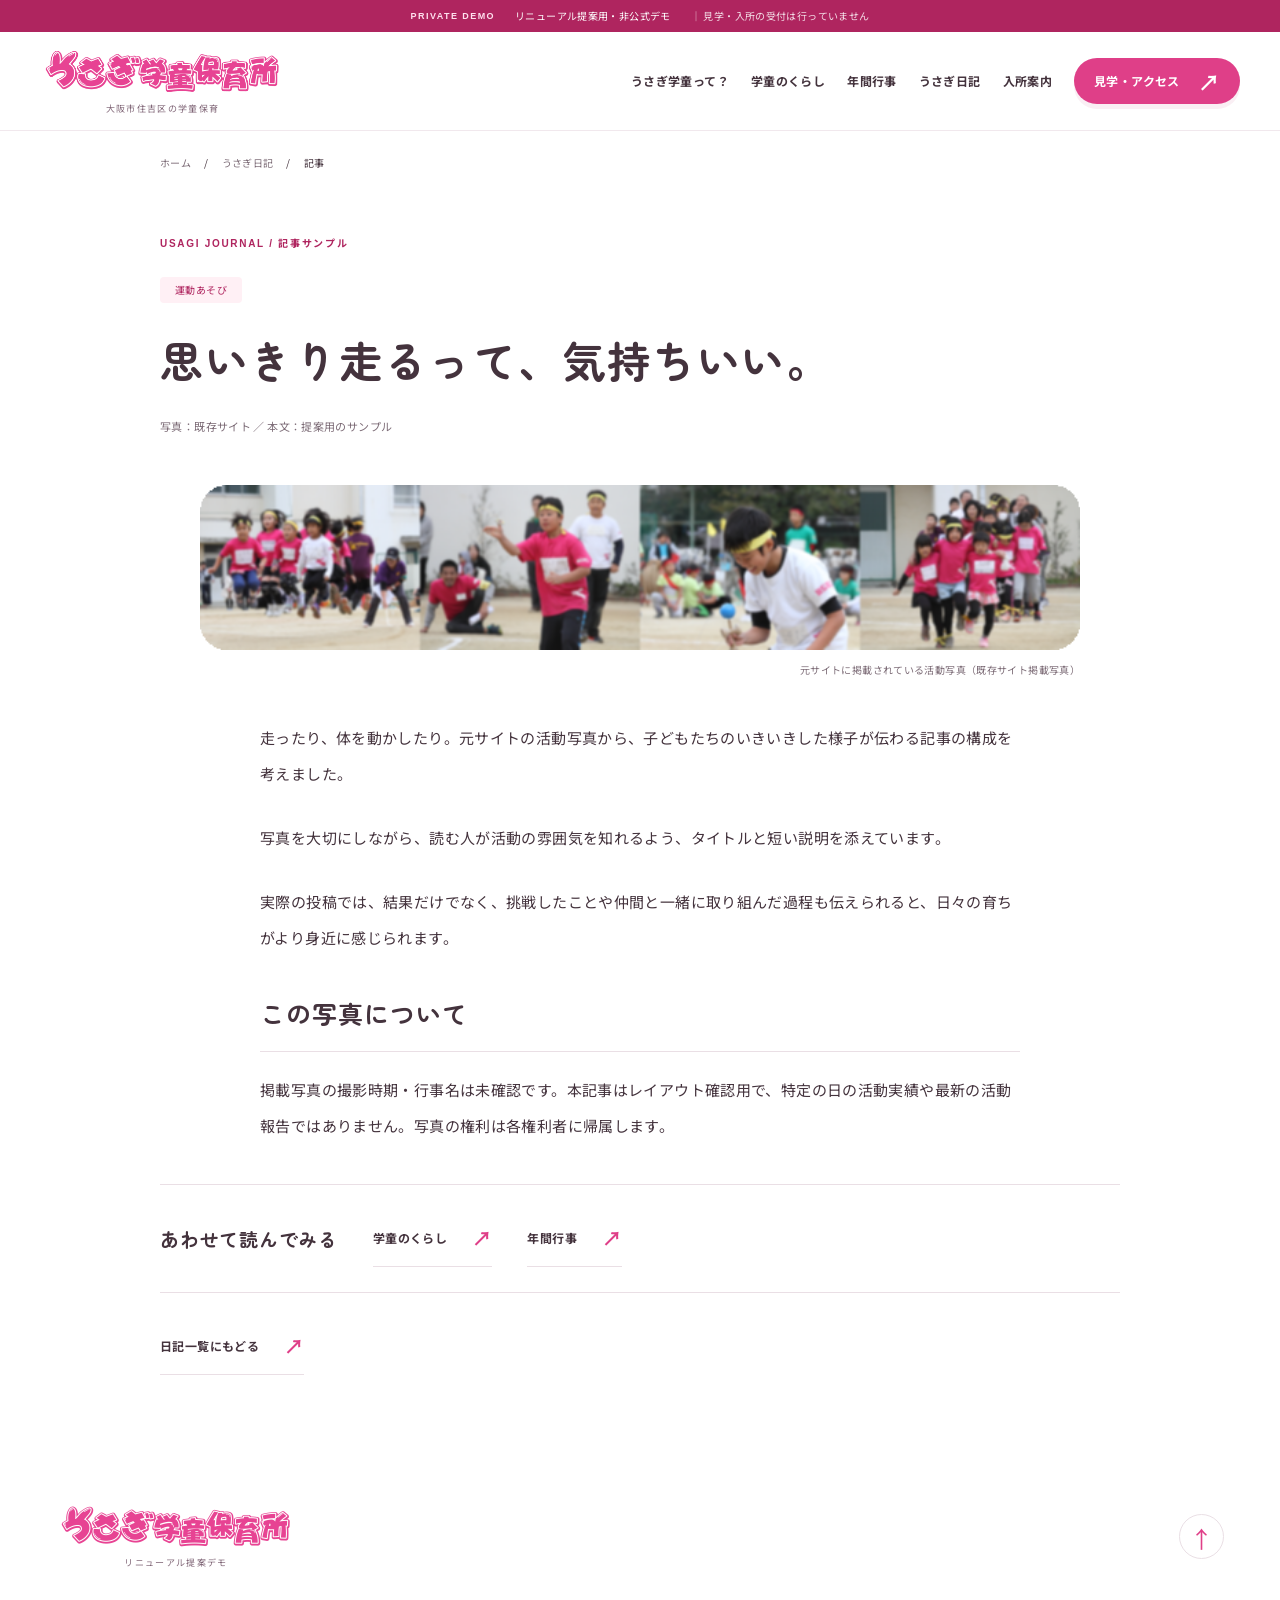
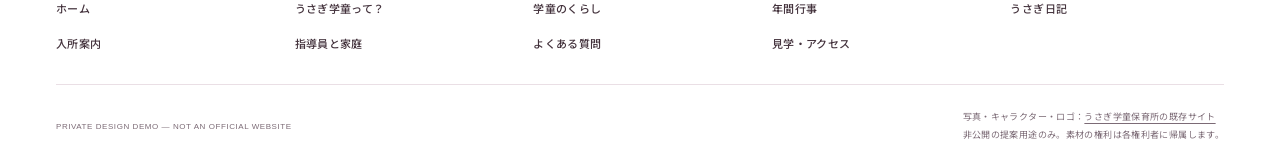
<file: journal-sports.html>
<!DOCTYPE html>
<html lang="ja"><head><meta charset="utf-8"/><meta content="width=device-width,initial-scale=1" name="viewport"/><meta content="noindex,nofollow" name="robots"/><meta content="思いきり走るって、気持ちいい。。うさぎ学童保育所の公開情報を参考にした非公式の提案デモです。" name="description"/><title>思いきり走るって、気持ちいい。｜うさぎ学童保育所【提案デモ】</title><link href="assets/official-icon.png" rel="icon"/><link as="font" crossorigin="" href="assets/fonts/ZenMaruGothic-Bold.ttf" rel="preload" type="font/ttf"/><link href="style.css" rel="stylesheet"/><link href="pages.css" rel="stylesheet"/><script defer="" src="script.js"></script></head><body class="subpage"><a class="skip" href="#main">本文へスキップ</a><div class="demo"><b>PRIVATE DEMO</b> リニューアル提案用・非公式デモ <span>｜ 見学・入所の受付は行っていません</span></div><header><div class="header-inner"><a aria-label="うさぎ学童保育所 ホーム" class="brand" href="index.html"><img alt="うさぎ学童保育所" height="216" src="assets/official-wordmark.png" width="960"/><small>大阪市住吉区の学童保育</small></a><button aria-controls="navigation" aria-expanded="false" class="menu-toggle"><span aria-hidden="true">☰</span> メニュー</button><nav aria-label="メインメニュー" id="navigation"><a href="about.html">うさぎ学童って？</a><a href="life.html">学童のくらし</a><a href="events.html">年間行事</a><a href="journal.html">うさぎ日記</a><a href="admission.html">入所案内</a><a class="button compact" href="contact.html">見学・アクセス <span>↗</span></a></nav></div></header><main id="main"><article class="article-page wrap"><nav aria-label="パンくずリスト" class="breadcrumbs"><a href="index.html">ホーム</a><span>/</span><a href="journal.html">うさぎ日記</a><span>/</span><span aria-current="page">記事</span></nav><div class="article-header"><p class="eyebrow">USAGI JOURNAL / 記事サンプル</p><span class="pill">運動あそび</span><h1>思いきり走るって、気持ちいい。</h1><p class="fine">写真：既存サイト ／ 本文：提案用のサンプル</p></div><figure class="wide-photo"><img alt="元サイトに掲載されている活動写真" height="120" loading="lazy" src="assets/official-life-02.png" width="640"/><figcaption>元サイトに掲載されている活動写真（既存サイト掲載写真）</figcaption></figure><div class="article-prose"><p>走ったり、体を動かしたり。元サイトの活動写真から、子どもたちのいきいきした様子が伝わる記事の構成を考えました。</p><p>写真を大切にしながら、読む人が活動の雰囲気を知れるよう、タイトルと短い説明を添えています。</p><p>実際の投稿では、結果だけでなく、挑戦したことや仲間と一緒に取り組んだ過程も伝えられると、日々の育ちがより身近に感じられます。</p><h2>この写真について</h2><p>掲載写真の撮影時期・行事名は未確認です。本記事はレイアウト確認用で、特定の日の活動実績や最新の活動報告ではありません。写真の権利は各権利者に帰属します。</p></div><div class="article-related"><h2>あわせて読んでみる</h2><a class="text-link" href="life.html">学童のくらし<span aria-hidden="true">↗</span></a><a class="text-link" href="events.html">年間行事<span aria-hidden="true">↗</span></a></div><a class="text-link" href="journal.html">日記一覧にもどる<span aria-hidden="true">↗</span></a></article></main><footer><div class="wrap footer-top"><a class="brand" href="index.html"><img alt="うさぎ学童保育所" height="216" src="assets/official-wordmark.png" width="960"/><small>リニューアル提案デモ</small></a><a aria-label="ページの先頭へ" class="to-top" href="#">↑</a></div><nav aria-label="サイト内の全ページ" class="wrap site-directory"><a href="index.html">ホーム</a><a href="about.html">うさぎ学童って？</a><a href="life.html">学童のくらし</a><a href="events.html">年間行事</a><a href="journal.html">うさぎ日記</a><a href="admission.html">入所案内</a><a href="team.html">指導員と家庭</a><a href="faq.html">よくある質問</a><a href="contact.html">見学・アクセス</a></nav><div class="wrap footer-bottom"><p>PRIVATE DESIGN DEMO — NOT AN OFFICIAL WEBSITE</p><p>写真・キャラクター・ロゴ：<a href="http://usagigakudo.web.fc2.com/" rel="noopener noreferrer" target="_blank">うさぎ学童保育所の既存サイト</a><br/>非公開の提案用途のみ。素材の権利は各権利者に帰属します。</p></div></footer><noscript><p class="no-js">JavaScriptが無効です。各ページや日記記事は閲覧できます。切替・絞り込み・フォームの操作体験にはJavaScriptが必要です。</p></noscript></body></html>
</file>
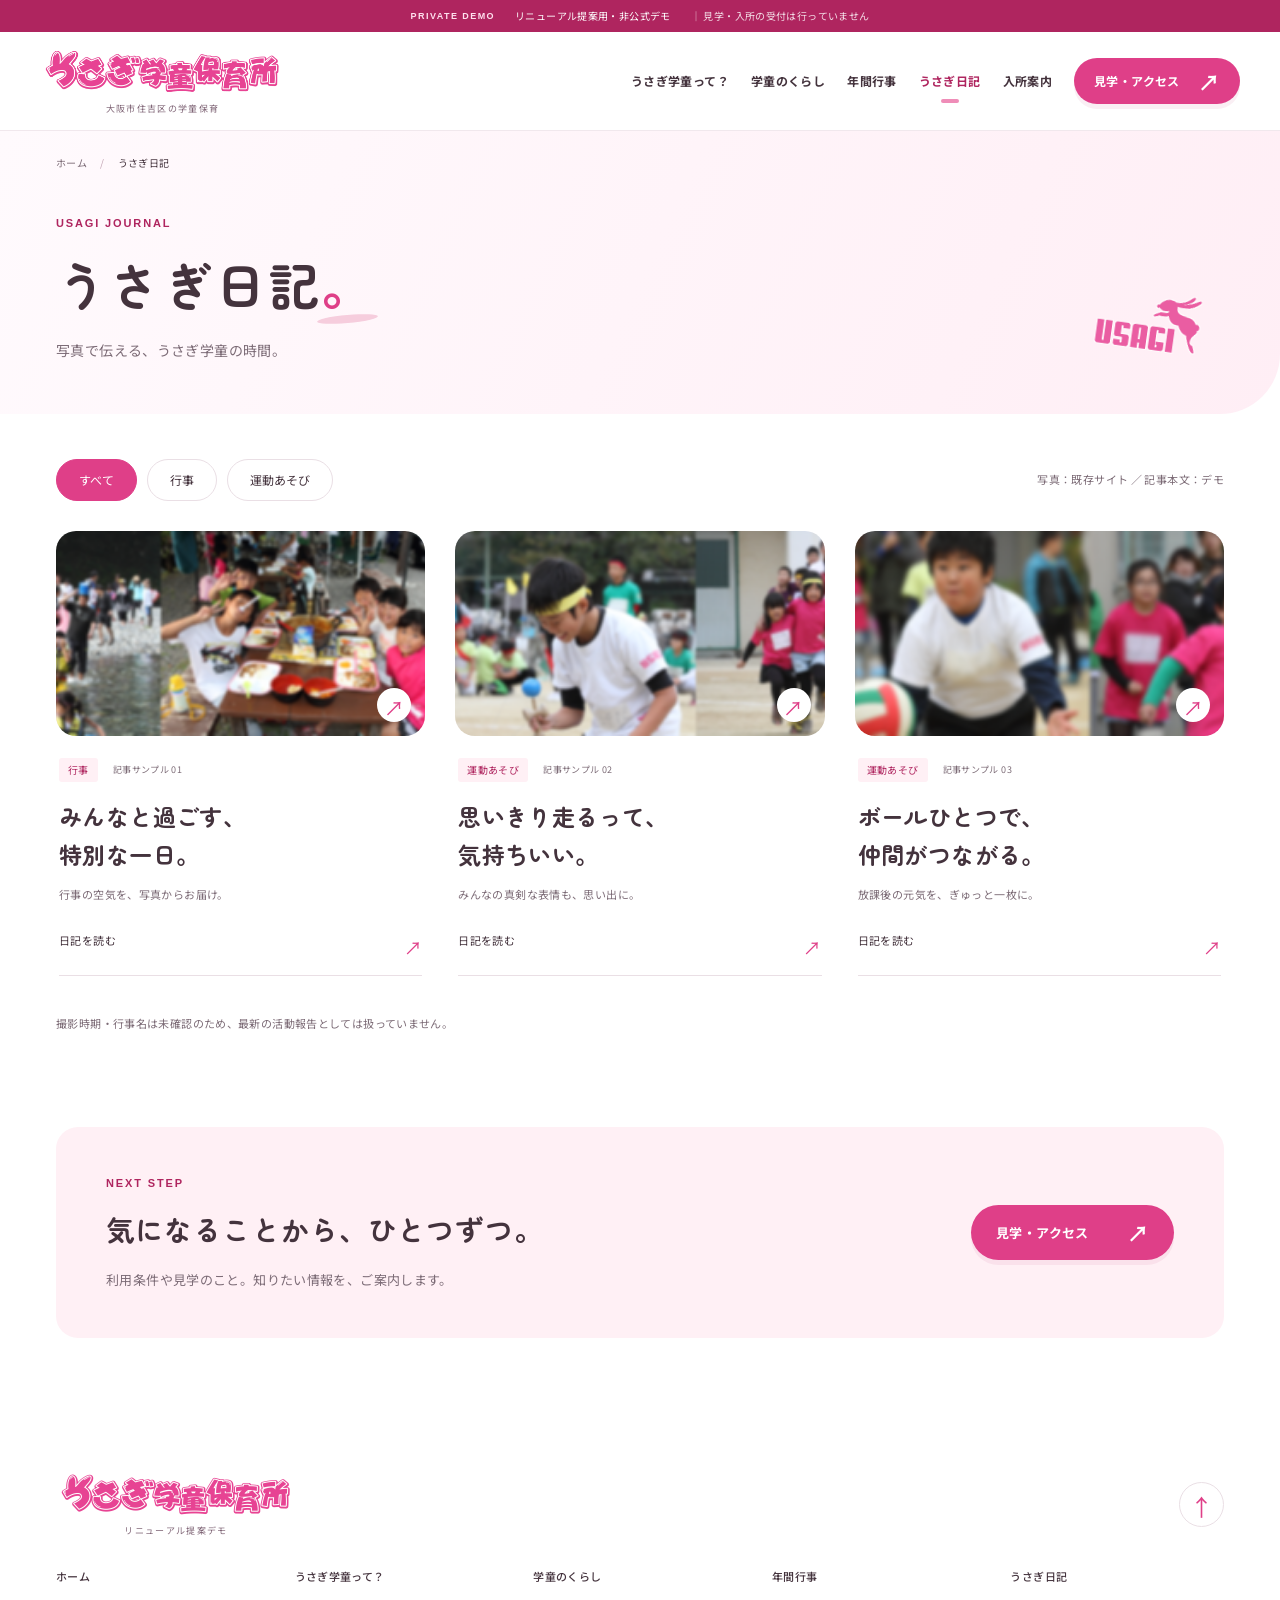
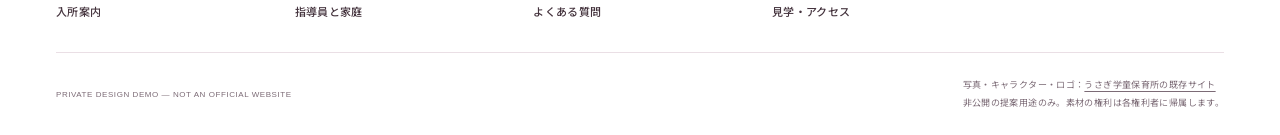
<file: journal.html>
<!DOCTYPE html>
<html lang="ja"><head><meta charset="utf-8"/><meta content="width=device-width,initial-scale=1" name="viewport"/><meta content="noindex,nofollow" name="robots"/><meta content="うさぎ日記。うさぎ学童保育所の公開情報を参考にした非公式の提案デモです。" name="description"/><title>うさぎ日記｜うさぎ学童保育所【提案デモ】</title><link href="assets/official-icon.png" rel="icon"/><link as="font" crossorigin="" href="assets/fonts/ZenMaruGothic-Bold.ttf" rel="preload" type="font/ttf"/><link href="style.css" rel="stylesheet"/><link href="pages.css" rel="stylesheet"/><script defer="" src="script.js"></script></head><body class="subpage"><a class="skip" href="#main">本文へスキップ</a><div class="demo"><b>PRIVATE DEMO</b> リニューアル提案用・非公式デモ <span>｜ 見学・入所の受付は行っていません</span></div><header><div class="header-inner"><a aria-label="うさぎ学童保育所 ホーム" class="brand" href="index.html"><img alt="うさぎ学童保育所" height="216" src="assets/official-wordmark.png" width="960"/><small>大阪市住吉区の学童保育</small></a><button aria-controls="navigation" aria-expanded="false" class="menu-toggle"><span aria-hidden="true">☰</span> メニュー</button><nav aria-label="メインメニュー" id="navigation"><a href="about.html">うさぎ学童って？</a><a href="life.html">学童のくらし</a><a href="events.html">年間行事</a><a aria-current="page" href="journal.html">うさぎ日記</a><a href="admission.html">入所案内</a><a class="button compact" href="contact.html">見学・アクセス <span>↗</span></a></nav></div></header><main id="main"><div class="page-title"><div class="wrap"><nav aria-label="パンくずリスト" class="breadcrumbs"><a href="index.html">ホーム</a><span aria-hidden="true">/</span><span aria-current="page">うさぎ日記</span></nav><p class="eyebrow">USAGI JOURNAL</p><h1>うさぎ日記<em>。</em></h1><p class="page-lead">写真で伝える、うさぎ学童の時間。</p><img alt="" class="page-mark" height="289" src="assets/official-character.png" width="480"/></div></div><section class="journal section wrap" id="journal"><div class="section-head"><div><p class="eyebrow">USAGI JOURNAL</p><h2>うさぎ日記<em>。</em></h2></div><p>いつもの時間も、特別な一日も。<br/>写真で伝わる、うさぎの毎日。</p></div><div class="journal-toolbar"><div aria-label="ブログのカテゴリー" class="filters" role="group"><button aria-pressed="true" class="active" data-filter="all">すべて</button><button aria-pressed="false" data-filter="event">行事</button><button aria-pressed="false" data-filter="play">運動あそび</button></div><span class="fine">写真：既存サイト ／ 記事本文：デモ</span></div><div class="posts"><article class="post" data-category="event"><a aria-label="みんなと過ごす、特別な一日。の記事を読む" class="post-link" href="journal-camp.html"><div class="post-image"><img alt="元サイトの水辺・食事・キャンプなどの写真" height="120" loading="lazy" src="assets/official-life-01.png" width="640"><span>↗</span></img></div><div class="post-body"><div class="post-meta"><span>行事</span><small>記事サンプル 01</small></div><h3>みんなと過ごす、<br/>特別な一日。</h3><p>行事の空気を、写真からお届け。</p><span class="post-read">日記を読む <b>↗</b></span></div></a></article><article class="post" data-category="play"><a aria-label="思いきり走るって、気持ちいい。の記事を読む" class="post-link" href="journal-sports.html"><div class="post-image"><img alt="元サイトの、走ったり体を動かしたりする写真" height="120" loading="lazy" src="assets/official-life-02.png" width="640"><span>↗</span></img></div><div class="post-body"><div class="post-meta"><span>運動あそび</span><small>記事サンプル 02</small></div><h3>思いきり走るって、<br/>気持ちいい。</h3><p>みんなの真剣な表情も、思い出に。</p><span class="post-read">日記を読む <b>↗</b></span></div></a></article><article class="post" data-category="play"><a aria-label="ボールひとつで、仲間がつながる。の記事を読む" class="post-link" href="journal-ball.html"><div class="post-image"><img alt="元サイトの、ボールを使った活動写真" height="120" loading="lazy" src="assets/official-life-03.png" width="640"/><span>↗</span></div><div class="post-body"><div class="post-meta"><span>運動あそび</span><small>記事サンプル 03</small></div><h3>ボールひとつで、<br/>仲間がつながる。</h3><p>放課後の元気を、ぎゅっと一枚に。</p><span class="post-read">日記を読む <b>↗</b></span></div></a></article></div><p class="fine journal-note">撮影時期・行事名は未確認のため、最新の活動報告としては扱っていません。</p><p aria-live="polite" class="sr-only" id="filter-status" role="status"></p></section><section class="page-cta wrap"><div><p class="eyebrow">NEXT STEP</p><h2>気になることから、ひとつずつ。</h2><p>利用条件や見学のこと。知りたい情報を、ご案内します。</p></div><a class="button" href="contact.html">見学・アクセス<span aria-hidden="true">↗</span></a></section></main><footer><div class="wrap footer-top"><a class="brand" href="index.html"><img alt="うさぎ学童保育所" height="216" src="assets/official-wordmark.png" width="960"/><small>リニューアル提案デモ</small></a><a aria-label="ページの先頭へ" class="to-top" href="#">↑</a></div><nav aria-label="サイト内の全ページ" class="wrap site-directory"><a href="index.html">ホーム</a><a href="about.html">うさぎ学童って？</a><a href="life.html">学童のくらし</a><a href="events.html">年間行事</a><a href="journal.html">うさぎ日記</a><a href="admission.html">入所案内</a><a href="team.html">指導員と家庭</a><a href="faq.html">よくある質問</a><a href="contact.html">見学・アクセス</a></nav><div class="wrap footer-bottom"><p>PRIVATE DESIGN DEMO — NOT AN OFFICIAL WEBSITE</p><p>写真・キャラクター・ロゴ：<a href="http://usagigakudo.web.fc2.com/" rel="noopener noreferrer" target="_blank">うさぎ学童保育所の既存サイト</a><br/>非公開の提案用途のみ。素材の権利は各権利者に帰属します。</p></div></footer><noscript><p class="no-js">JavaScriptが無効です。各ページや日記記事は閲覧できます。切替・絞り込み・フォームの操作体験にはJavaScriptが必要です。</p></noscript></body></html>
</file>
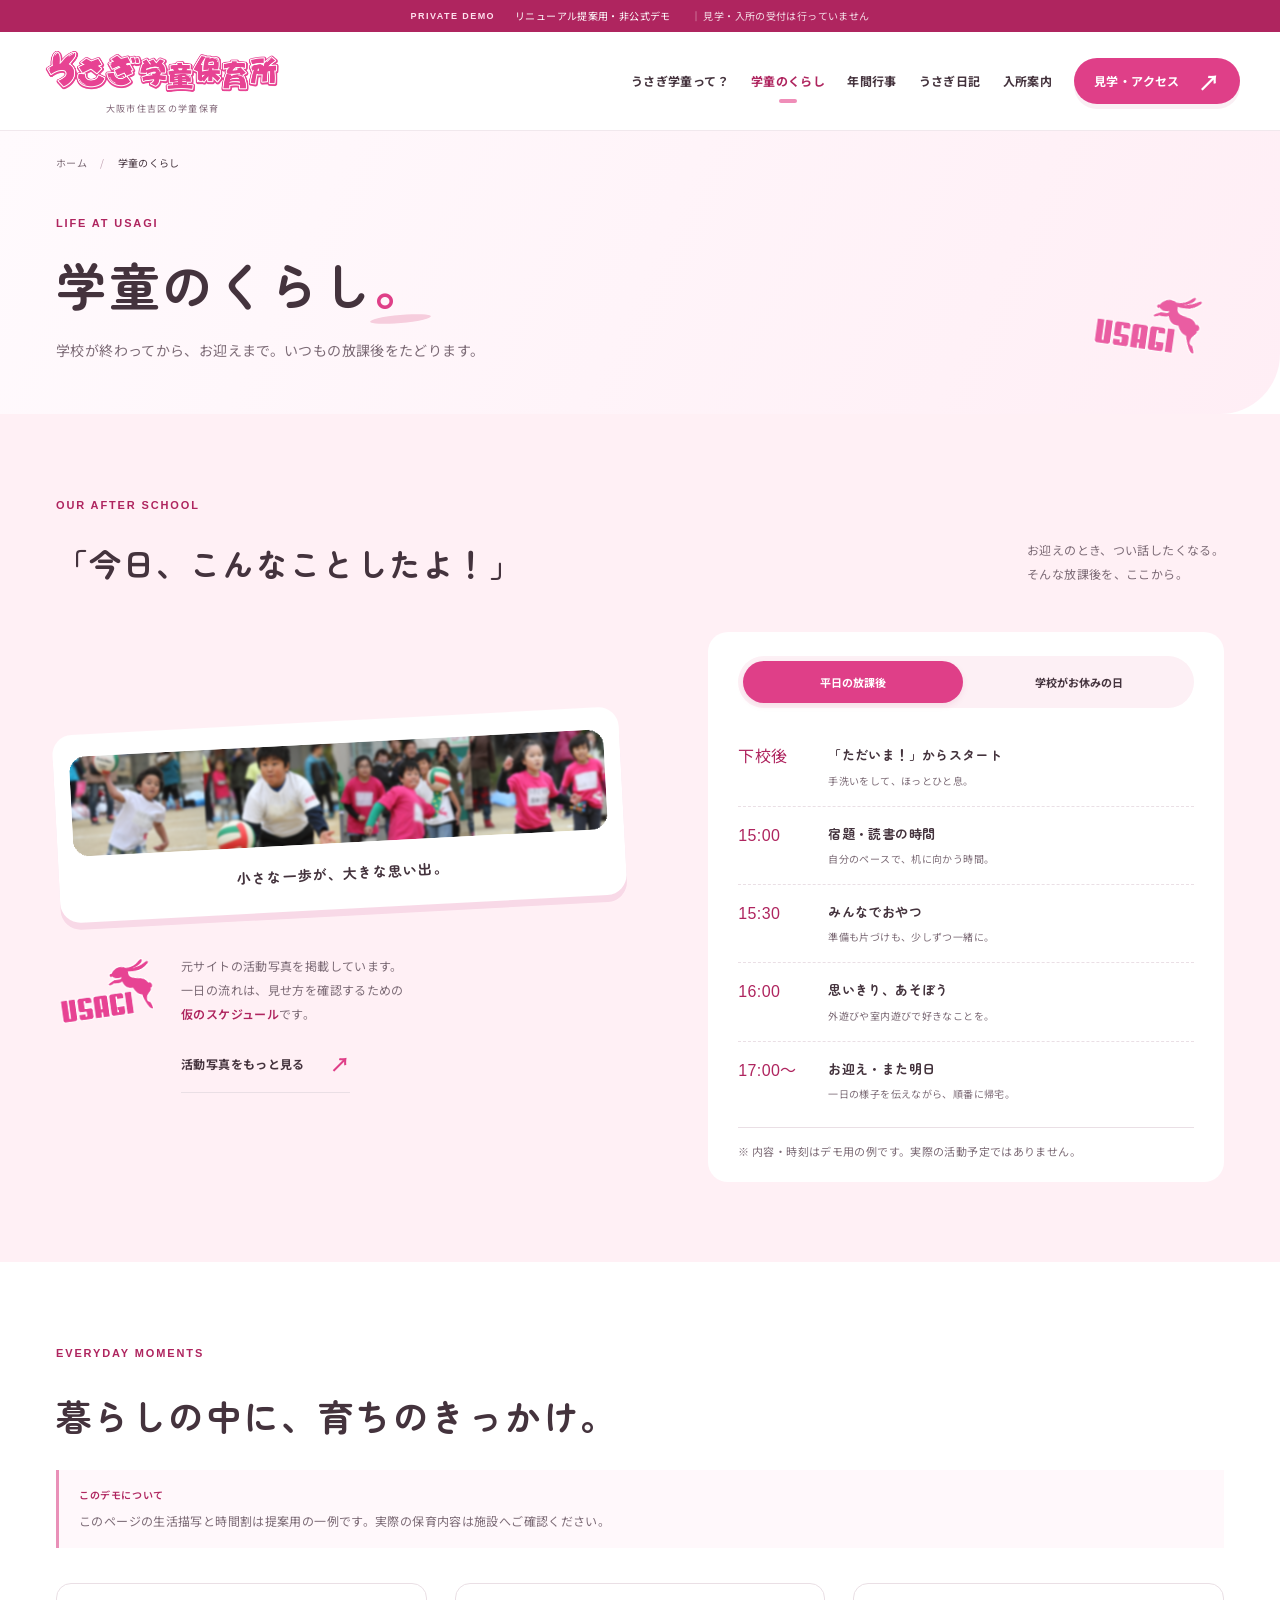
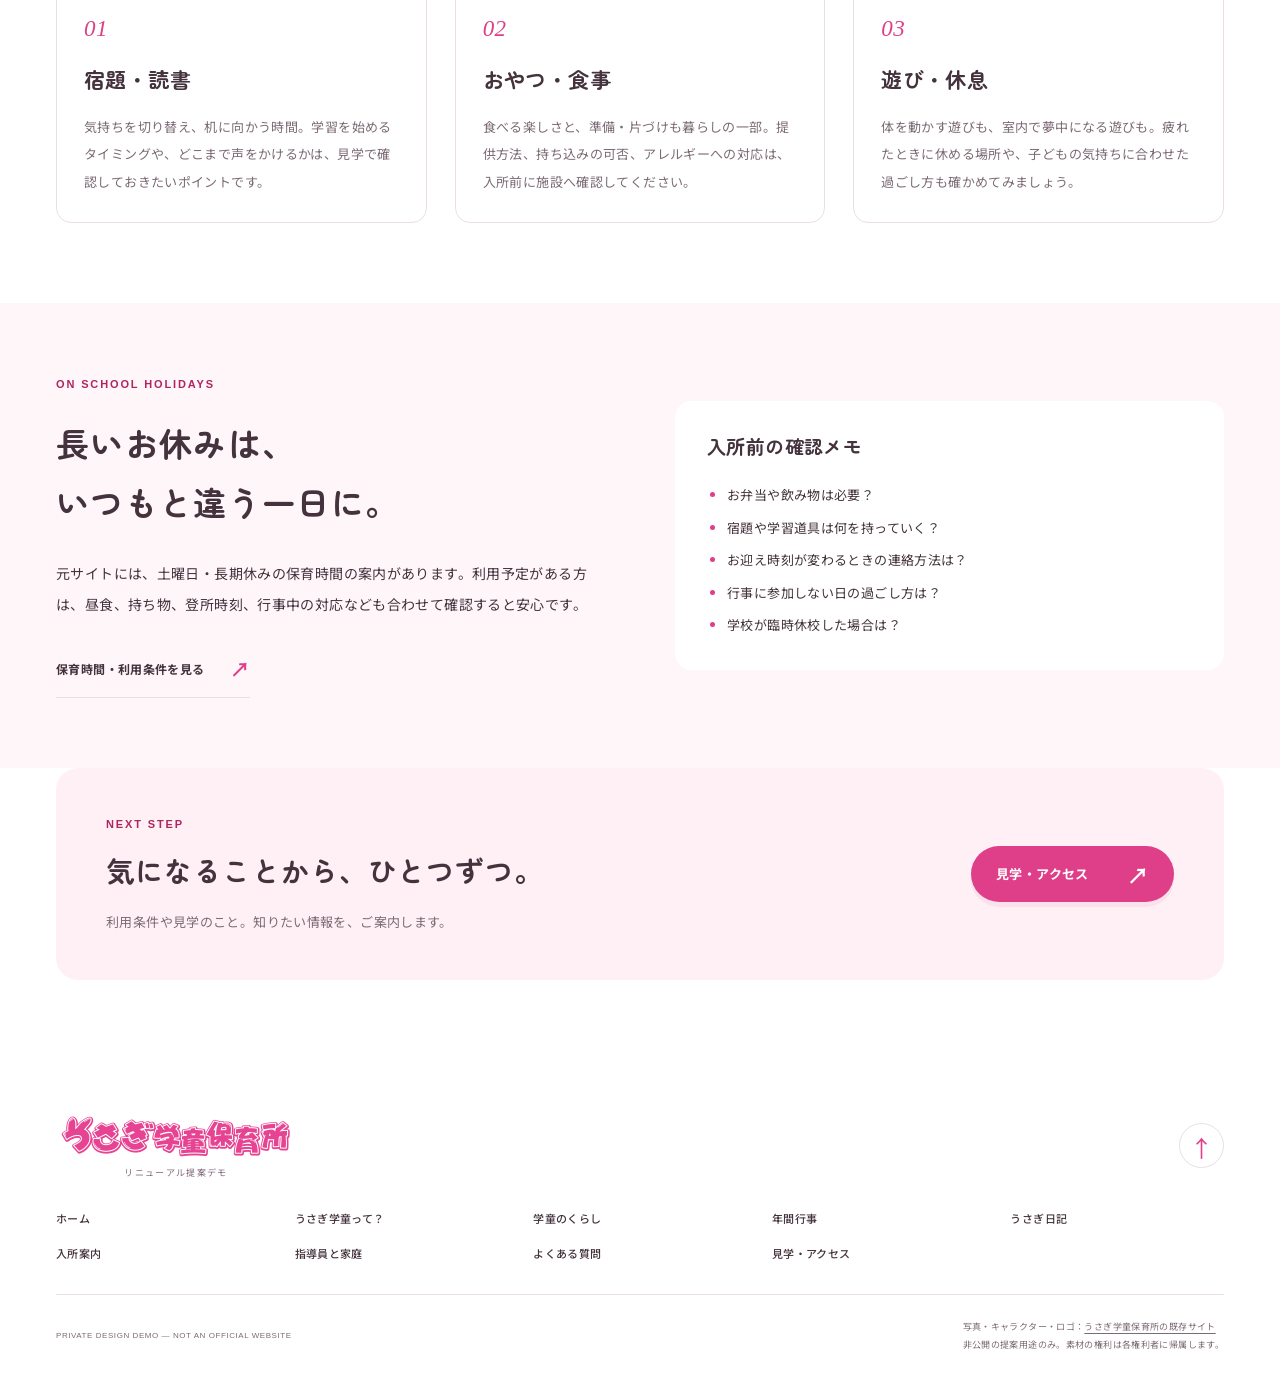
<file: life.html>
<!DOCTYPE html>
<html lang="ja"><head><meta charset="utf-8"/><meta content="width=device-width,initial-scale=1" name="viewport"/><meta content="noindex,nofollow" name="robots"/><meta content="学童のくらし。うさぎ学童保育所の公開情報を参考にした非公式の提案デモです。" name="description"/><title>学童のくらし｜うさぎ学童保育所【提案デモ】</title><link href="assets/official-icon.png" rel="icon"/><link as="font" crossorigin="" href="assets/fonts/ZenMaruGothic-Bold.ttf" rel="preload" type="font/ttf"/><link href="style.css" rel="stylesheet"/><link href="pages.css" rel="stylesheet"/><script defer="" src="script.js"></script></head><body class="subpage"><a class="skip" href="#main">本文へスキップ</a><div class="demo"><b>PRIVATE DEMO</b> リニューアル提案用・非公式デモ <span>｜ 見学・入所の受付は行っていません</span></div><header><div class="header-inner"><a aria-label="うさぎ学童保育所 ホーム" class="brand" href="index.html"><img alt="うさぎ学童保育所" height="216" src="assets/official-wordmark.png" width="960"/><small>大阪市住吉区の学童保育</small></a><button aria-controls="navigation" aria-expanded="false" class="menu-toggle"><span aria-hidden="true">☰</span> メニュー</button><nav aria-label="メインメニュー" id="navigation"><a href="about.html">うさぎ学童って？</a><a aria-current="page" href="life.html">学童のくらし</a><a href="events.html">年間行事</a><a href="journal.html">うさぎ日記</a><a href="admission.html">入所案内</a><a class="button compact" href="contact.html">見学・アクセス <span>↗</span></a></nav></div></header><main id="main"><div class="page-title"><div class="wrap"><nav aria-label="パンくずリスト" class="breadcrumbs"><a href="index.html">ホーム</a><span aria-hidden="true">/</span><span aria-current="page">学童のくらし</span></nav><p class="eyebrow">LIFE AT USAGI</p><h1>学童のくらし<em>。</em></h1><p class="page-lead">学校が終わってから、お迎えまで。いつもの放課後をたどります。</p><img alt="" class="page-mark" height="289" src="assets/official-character.png" width="480"/></div></div><section class="life section" id="life"><div class="wrap"><div class="section-head"><div><p class="eyebrow">OUR AFTER SCHOOL</p><h2>「今日、こんなことしたよ！」</h2></div><p>お迎えのとき、つい話したくなる。<br/>そんな放課後を、ここから。</p></div><div class="life-layout"><div class="life-left"><figure class="life-photo"><img alt="既存サイト掲載の、ボールを使った活動の組み写真" height="120" loading="lazy" src="assets/official-life-03.png" width="640"><figcaption>小さな一歩が、大きな思い出。</figcaption></img></figure><div class="life-description"><img alt="既存サイトのUSAGIロゴ" height="289" loading="lazy" src="assets/official-character.png" width="480"><p>元サイトの活動写真を掲載しています。<br/>一日の流れは、見せ方を確認するための<br/><b>仮のスケジュール</b>です。</p></img></div><a class="text-link" href="journal.html">活動写真をもっと見る <span>↗</span></a></div><div class="schedule"><div aria-label="一日の種類" class="tabs" role="tablist"><button aria-controls="schedule-panel" aria-selected="true" data-schedule="weekday" id="weekday-tab" role="tab">平日の放課後</button><button aria-controls="schedule-panel" aria-selected="false" data-schedule="holiday" id="holiday-tab" role="tab" tabindex="-1">学校がお休みの日</button></div><div aria-labelledby="weekday-tab" id="schedule-panel" role="tabpanel" tabindex="0"></div><p class="fine">※ 内容・時刻はデモ用の例です。実際の活動予定ではありません。</p></div></div></div></section><section class="section wrap"><p class="eyebrow">EVERYDAY MOMENTS</p><h2>暮らしの中に、育ちのきっかけ。</h2><p class="editor-note"><span>このデモについて</span>このページの生活描写と時間割は提案用の一例です。実際の保育内容は施設へご確認ください。</p><div class="content-cards"><article><span class="section-number">01</span><h3>宿題・読書</h3><p>気持ちを切り替え、机に向かう時間。学習を始めるタイミングや、どこまで声をかけるかは、見学で確認しておきたいポイントです。</p></article><article><span class="section-number">02</span><h3>おやつ・食事</h3><p>食べる楽しさと、準備・片づけも暮らしの一部。提供方法、持ち込みの可否、アレルギーへの対応は、入所前に施設へ確認してください。</p></article><article><span class="section-number">03</span><h3>遊び・休息</h3><p>体を動かす遊びも、室内で夢中になる遊びも。疲れたときに休める場所や、子どもの気持ちに合わせた過ごし方も確かめてみましょう。</p></article></div></section><section class="tint-section"><div class="wrap split-content"><div><p class="eyebrow">ON SCHOOL HOLIDAYS</p><h2>長いお休みは、<br/>いつもと違う一日に。</h2><p>元サイトには、土曜日・長期休みの保育時間の案内があります。利用予定がある方は、昼食、持ち物、登所時刻、行事中の対応なども合わせて確認すると安心です。</p><a class="text-link" href="admission.html">保育時間・利用条件を見る<span aria-hidden="true">↗</span></a></div><div class="soft-panel white"><h3>入所前の確認メモ</h3><ul><li>お弁当や飲み物は必要？</li><li>宿題や学習道具は何を持っていく？</li><li>お迎え時刻が変わるときの連絡方法は？</li><li>行事に参加しない日の過ごし方は？</li><li>学校が臨時休校した場合は？</li></ul></div></div></section><section class="page-cta wrap"><div><p class="eyebrow">NEXT STEP</p><h2>気になることから、ひとつずつ。</h2><p>利用条件や見学のこと。知りたい情報を、ご案内します。</p></div><a class="button" href="contact.html">見学・アクセス<span aria-hidden="true">↗</span></a></section></main><footer><div class="wrap footer-top"><a class="brand" href="index.html"><img alt="うさぎ学童保育所" height="216" src="assets/official-wordmark.png" width="960"/><small>リニューアル提案デモ</small></a><a aria-label="ページの先頭へ" class="to-top" href="#">↑</a></div><nav aria-label="サイト内の全ページ" class="wrap site-directory"><a href="index.html">ホーム</a><a href="about.html">うさぎ学童って？</a><a href="life.html">学童のくらし</a><a href="events.html">年間行事</a><a href="journal.html">うさぎ日記</a><a href="admission.html">入所案内</a><a href="team.html">指導員と家庭</a><a href="faq.html">よくある質問</a><a href="contact.html">見学・アクセス</a></nav><div class="wrap footer-bottom"><p>PRIVATE DESIGN DEMO — NOT AN OFFICIAL WEBSITE</p><p>写真・キャラクター・ロゴ：<a href="http://usagigakudo.web.fc2.com/" rel="noopener noreferrer" target="_blank">うさぎ学童保育所の既存サイト</a><br/>非公開の提案用途のみ。素材の権利は各権利者に帰属します。</p></div></footer><noscript><p class="no-js">JavaScriptが無効です。各ページや日記記事は閲覧できます。切替・絞り込み・フォームの操作体験にはJavaScriptが必要です。</p></noscript></body></html>
</file>
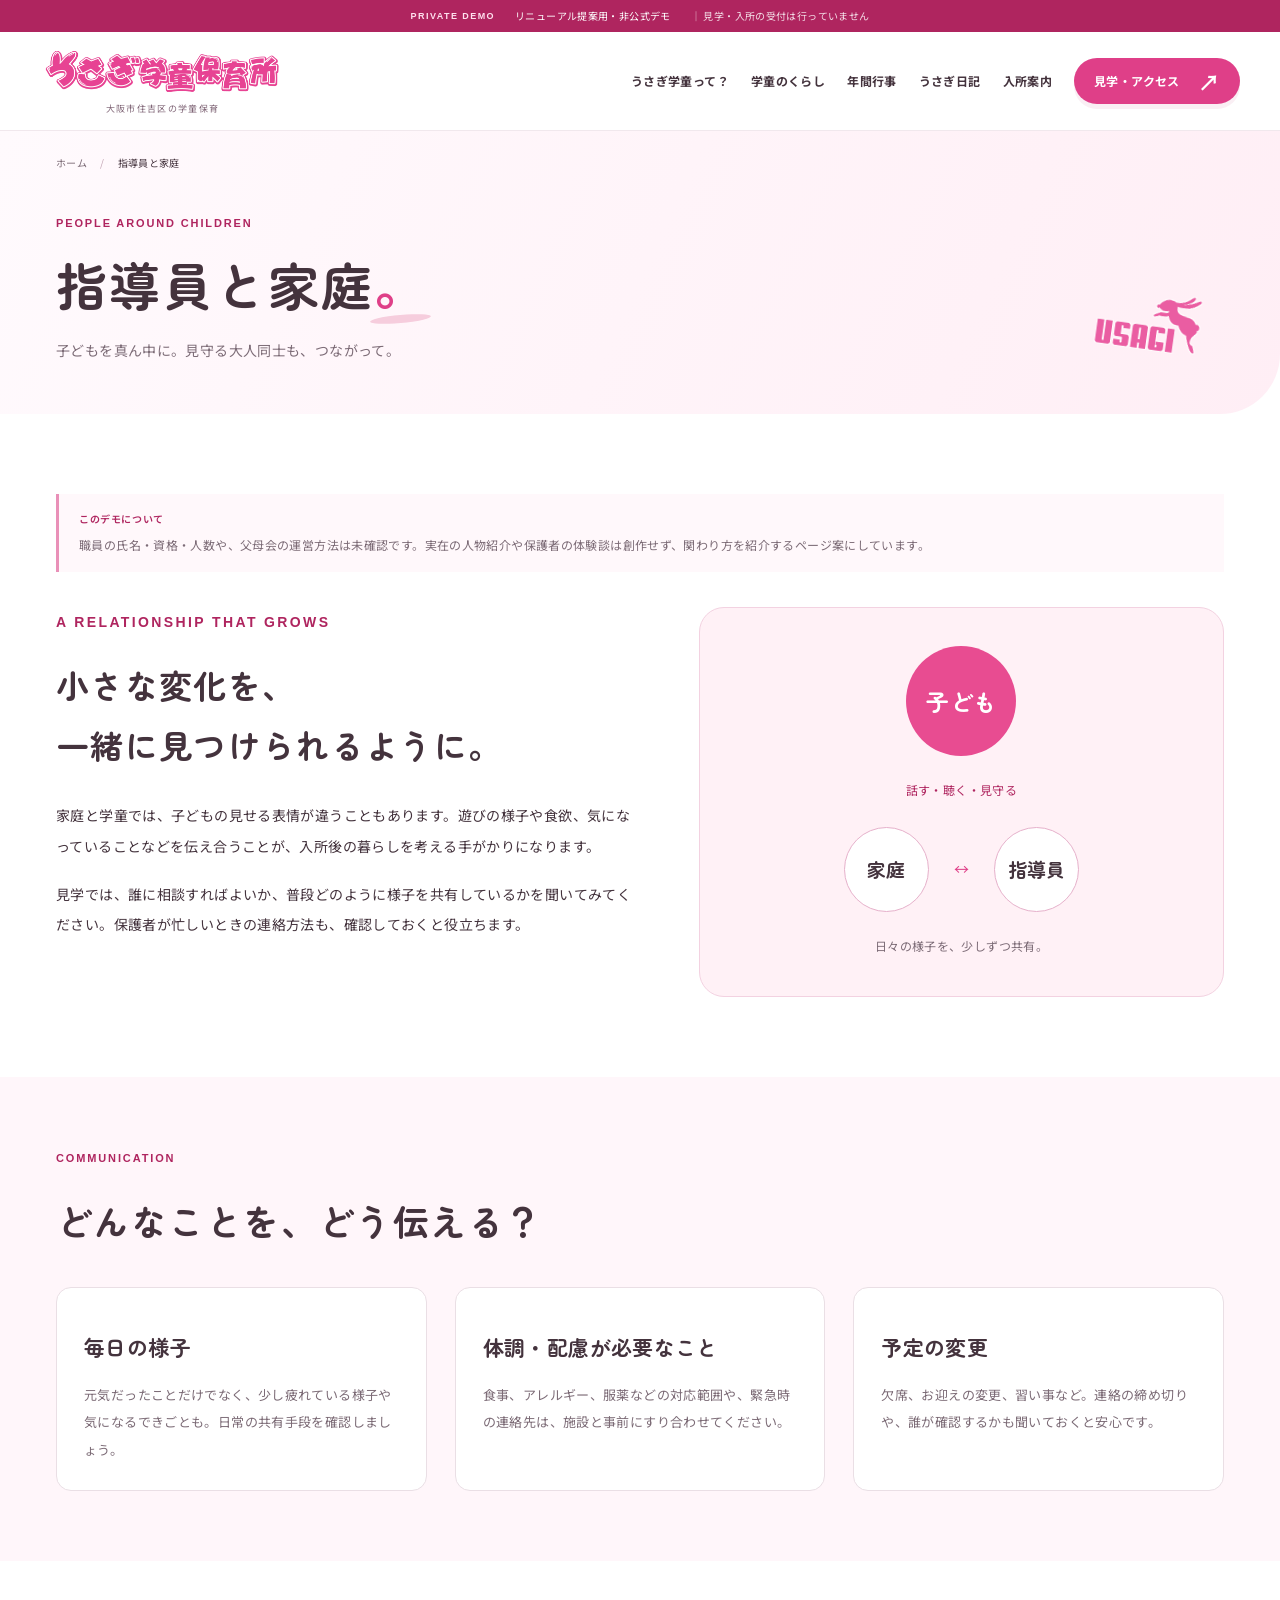
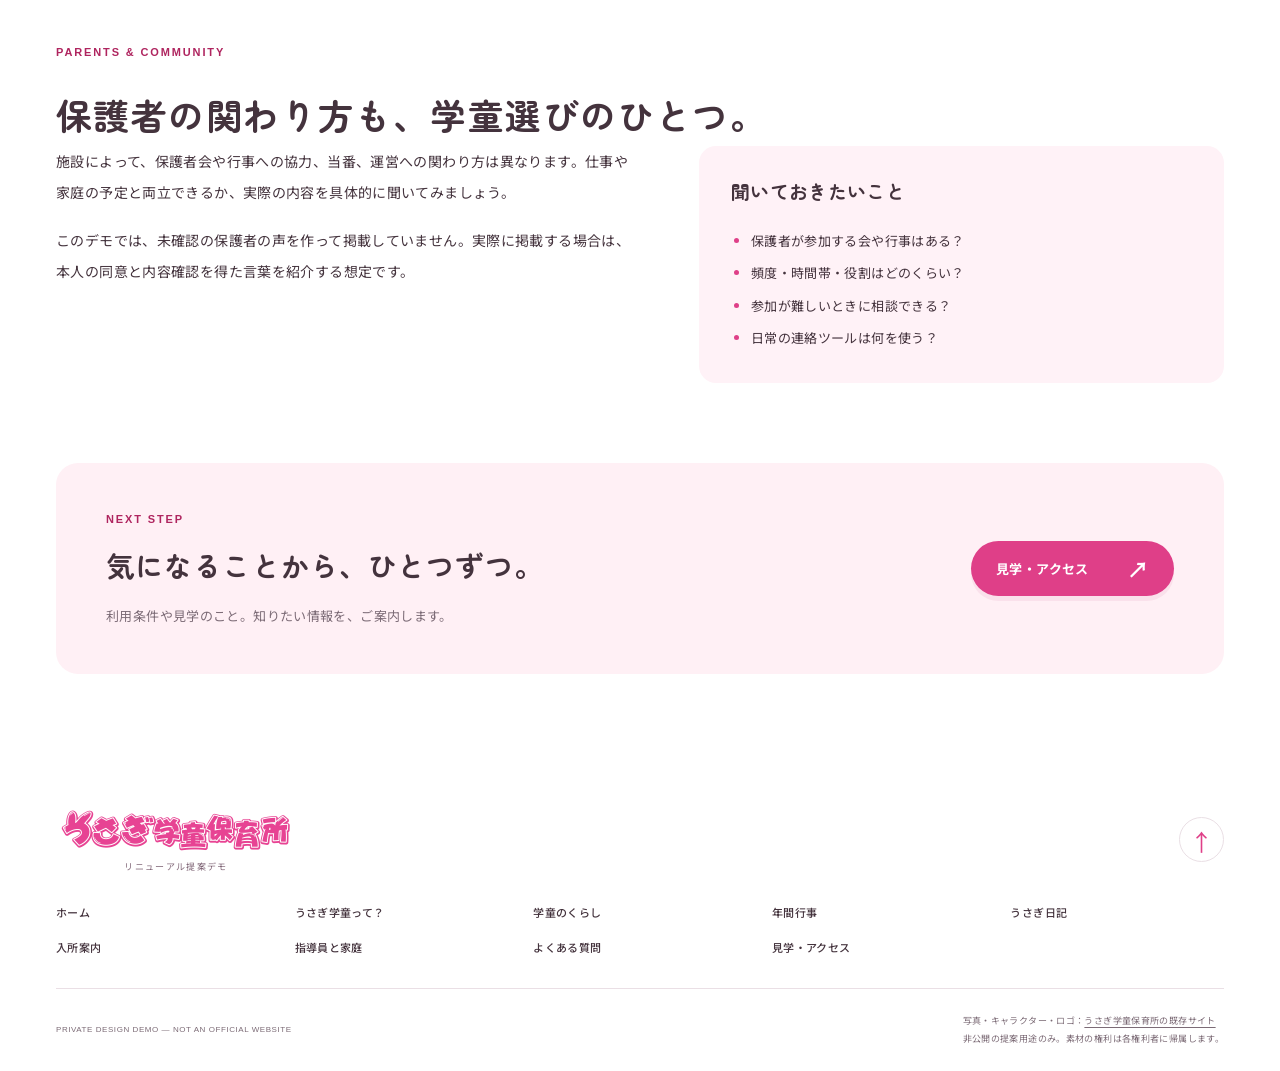
<file: team.html>
<!DOCTYPE html>
<html lang="ja"><head><meta charset="utf-8"/><meta content="width=device-width,initial-scale=1" name="viewport"/><meta content="noindex,nofollow" name="robots"/><meta content="指導員と家庭。うさぎ学童保育所の公開情報を参考にした非公式の提案デモです。" name="description"/><title>指導員と家庭｜うさぎ学童保育所【提案デモ】</title><link href="assets/official-icon.png" rel="icon"/><link as="font" crossorigin="" href="assets/fonts/ZenMaruGothic-Bold.ttf" rel="preload" type="font/ttf"/><link href="style.css" rel="stylesheet"/><link href="pages.css" rel="stylesheet"/><script defer="" src="script.js"></script></head><body class="subpage"><a class="skip" href="#main">本文へスキップ</a><div class="demo"><b>PRIVATE DEMO</b> リニューアル提案用・非公式デモ <span>｜ 見学・入所の受付は行っていません</span></div><header><div class="header-inner"><a aria-label="うさぎ学童保育所 ホーム" class="brand" href="index.html"><img alt="うさぎ学童保育所" height="216" src="assets/official-wordmark.png" width="960"/><small>大阪市住吉区の学童保育</small></a><button aria-controls="navigation" aria-expanded="false" class="menu-toggle"><span aria-hidden="true">☰</span> メニュー</button><nav aria-label="メインメニュー" id="navigation"><a href="about.html">うさぎ学童って？</a><a href="life.html">学童のくらし</a><a href="events.html">年間行事</a><a href="journal.html">うさぎ日記</a><a href="admission.html">入所案内</a><a class="button compact" href="contact.html">見学・アクセス <span>↗</span></a></nav></div></header><main id="main"><div class="page-title"><div class="wrap"><nav aria-label="パンくずリスト" class="breadcrumbs"><a href="index.html">ホーム</a><span aria-hidden="true">/</span><span aria-current="page">指導員と家庭</span></nav><p class="eyebrow">PEOPLE AROUND CHILDREN</p><h1>指導員と家庭<em>。</em></h1><p class="page-lead">子どもを真ん中に。見守る大人同士も、つながって。</p><img alt="" class="page-mark" height="289" src="assets/official-character.png" width="480"/></div></div><section class="section wrap"><p class="editor-note"><span>このデモについて</span>職員の氏名・資格・人数や、父母会の運営方法は未確認です。実在の人物紹介や保護者の体験談は創作せず、関わり方を紹介するページ案にしています。</p><div class="reading-grid"><div><p class="eyebrow">A RELATIONSHIP THAT GROWS</p><h2>小さな変化を、<br/>一緒に見つけられるように。</h2><p>家庭と学童では、子どもの見せる表情が違うこともあります。遊びの様子や食欲、気になっていることなどを伝え合うことが、入所後の暮らしを考える手がかりになります。</p><p>見学では、誰に相談すればよいか、普段どのように様子を共有しているかを聞いてみてください。保護者が忙しいときの連絡方法も、確認しておくと役立ちます。</p></div><aside class="relationship"><div>子ども</div><span>話す・聴く・見守る</span><div class="adults"><b>家庭</b><span>↔</span><b>指導員</b></div><p>日々の様子を、少しずつ共有。</p></aside></div></section><section class="tint-section"><div class="wrap"><p class="eyebrow">COMMUNICATION</p><h2>どんなことを、どう伝える？</h2><div class="content-cards"><article><h3>毎日の様子</h3><p>元気だったことだけでなく、少し疲れている様子や気になるできごとも。日常の共有手段を確認しましょう。</p></article><article><h3>体調・配慮が必要なこと</h3><p>食事、アレルギー、服薬などの対応範囲や、緊急時の連絡先は、施設と事前にすり合わせてください。</p></article><article><h3>予定の変更</h3><p>欠席、お迎えの変更、習い事など。連絡の締め切りや、誰が確認するかも聞いておくと安心です。</p></article></div></div></section><section class="section wrap"><p class="eyebrow">PARENTS &amp; COMMUNITY</p><h2>保護者の関わり方も、学童選びのひとつ。</h2><div class="reading-grid"><div><p>施設によって、保護者会や行事への協力、当番、運営への関わり方は異なります。仕事や家庭の予定と両立できるか、実際の内容を具体的に聞いてみましょう。</p><p>このデモでは、未確認の保護者の声を作って掲載していません。実際に掲載する場合は、本人の同意と内容確認を得た言葉を紹介する想定です。</p></div><aside class="soft-panel"><h3>聞いておきたいこと</h3><ul><li>保護者が参加する会や行事はある？</li><li>頻度・時間帯・役割はどのくらい？</li><li>参加が難しいときに相談できる？</li><li>日常の連絡ツールは何を使う？</li></ul></aside></div></section><section class="page-cta wrap"><div><p class="eyebrow">NEXT STEP</p><h2>気になることから、ひとつずつ。</h2><p>利用条件や見学のこと。知りたい情報を、ご案内します。</p></div><a class="button" href="contact.html">見学・アクセス<span aria-hidden="true">↗</span></a></section></main><footer><div class="wrap footer-top"><a class="brand" href="index.html"><img alt="うさぎ学童保育所" height="216" src="assets/official-wordmark.png" width="960"/><small>リニューアル提案デモ</small></a><a aria-label="ページの先頭へ" class="to-top" href="#">↑</a></div><nav aria-label="サイト内の全ページ" class="wrap site-directory"><a href="index.html">ホーム</a><a href="about.html">うさぎ学童って？</a><a href="life.html">学童のくらし</a><a href="events.html">年間行事</a><a href="journal.html">うさぎ日記</a><a href="admission.html">入所案内</a><a href="team.html">指導員と家庭</a><a href="faq.html">よくある質問</a><a href="contact.html">見学・アクセス</a></nav><div class="wrap footer-bottom"><p>PRIVATE DESIGN DEMO — NOT AN OFFICIAL WEBSITE</p><p>写真・キャラクター・ロゴ：<a href="http://usagigakudo.web.fc2.com/" rel="noopener noreferrer" target="_blank">うさぎ学童保育所の既存サイト</a><br/>非公開の提案用途のみ。素材の権利は各権利者に帰属します。</p></div></footer><noscript><p class="no-js">JavaScriptが無効です。各ページや日記記事は閲覧できます。切替・絞り込み・フォームの操作体験にはJavaScriptが必要です。</p></noscript></body></html>
</file>
<file: style.css>
:root{--pink:#df3f88;--deep:#af255f;--blush:#fff0f5;--ink:#44333d;--muted:#7c6b76;--line:#eadfe5;--font:"Hiragino Maru Gothic ProN","Yu Gothic",Meiryo,sans-serif}*{box-sizing:border-box}html{scroll-behavior:smooth;scroll-padding-top:105px}body{margin:0;color:var(--ink);background:#fff;font:14px/1.9 var(--font);letter-spacing:.035em}a{color:inherit;text-decoration:none}button,input,select{font:inherit;color:inherit}button,a,summary,select{touch-action:manipulation}button{cursor:pointer}img{display:block;max-width:100%;height:auto}p{margin:0 0 1.2em}h1,h2,h3{margin:0;font-weight:800;line-height:1.65}h2{font-size:clamp(29px,3vw,42px);letter-spacing:.04em;text-wrap:balance}h3{font-size:19px}em{font-style:normal;color:var(--pink)}button:focus-visible,a:focus-visible,summary:focus-visible,select:focus-visible,input:focus-visible,[tabindex]:focus-visible{outline:3px solid var(--deep);outline-offset:5px}.wrap{width:calc(100% - 112px);max-width:1240px;margin-inline:auto}.section{padding-block:105px}.eyebrow{font-family:Arial,var(--font);font-size:11px;font-weight:bold;color:var(--deep);letter-spacing:.17em;margin-bottom:19px}.fine{font-size:11px;line-height:1.9;color:var(--muted)}.dot{display:inline-block;width:7px;height:7px;border-radius:50%;background:var(--pink);margin-right:6px}.button{display:inline-flex;align-items:center;justify-content:space-between;gap:38px;color:#fff;background:var(--pink);padding:16px 25px;border-radius:50px;border:0;font-size:13px;font-weight:bold;box-shadow:0 5px 0 #b5226012;transition:background .2s,transform .2s}.button:hover{background:var(--deep);transform:translateY(-2px)}.button span{font-size:22px;line-height:1}.button.compact{font-size:12px;padding:12px 20px;gap:18px}.button:disabled{opacity:.5;cursor:default}.text-link{display:inline-flex;align-items:center;gap:25px;border-bottom:1px solid var(--line);padding:8px 0;font-size:12px;font-weight:bold}.text-link:hover{color:var(--deep)}.text-link span{color:var(--pink);font-size:20px}.demo{background:var(--deep);color:white;display:flex;justify-content:center;align-items:center;gap:20px;padding:6px 15px;font-size:10px;min-height:32px}.demo b{font-family:Arial,sans-serif;font-size:9px;letter-spacing:.16em;color:#ffe0ee}.demo>span{opacity:.85}header{position:sticky;top:0;z-index:20;background:#ffffffed;backdrop-filter:blur(15px);border-bottom:1px solid #f1e8ed}.header-inner{max-width:1400px;width:calc(100% - 80px);min-height:98px;display:flex;align-items:center;justify-content:space-between;gap:30px;margin:auto}.brand{display:block;width:260px;flex-shrink:0}.brand img{width:100%;height:auto}.brand small{display:block;text-align:center;font-size:9px;color:#806677;letter-spacing:.15em}nav{display:flex;align-items:center;gap:26px;font-size:12px;font-weight:bold}nav a:not(.button):hover{color:var(--pink)}.menu-toggle{display:none}.hero{position:relative;overflow:hidden;background:linear-gradient(108deg,#fff 10%,#fff7fb 60%,#fff0f6);border-radius:0 0 70px 0}.hero:before{content:"";position:absolute;right:-80px;top:-140px;width:750px;height:750px;border-radius:50%;background:#fce3ef90}.hero-inner{display:grid;grid-template-columns:46% 54%;align-items:center;padding-top:65px;padding-bottom:55px;position:relative;min-height:650px}.hero-copy{position:relative;z-index:2}.hero .eyebrow{font-size:10px;color:#806b78;margin-bottom:18px}.hero-tag{font-size:13px;font-weight:bold;margin-bottom:18px}h1{font-size:clamp(43px,4.45vw,64px);line-height:1.58;letter-spacing:.035em;white-space:nowrap}h1 em{position:relative}h1 em:after{content:"";position:absolute;bottom:-2px;left:-4px;right:-4px;height:8px;border-radius:50%;background:#f6cddd;transform:rotate(-5deg)}.hero-description{font-size:13px;line-height:2.2;margin-top:27px;color:#796271}.hero-actions{display:flex;gap:24px;align-items:center;margin:28px 0 16px}.hero .fine{font-size:9px}.hero-visual{height:510px;position:relative;margin-left:20px}.big-type{position:absolute;left:15px;top:-20px;font:bold 118px/.95 Arial,sans-serif;letter-spacing:-.04em;color:#f7c7dd;transform:rotate(-8deg)}.photo-stack{position:relative;padding-top:100px;z-index:1}.hero-photo{margin:0;position:relative;width:100%;padding:9px 9px 0;background:white;box-shadow:0 12px 30px #a24d6c1a;border-radius:10px}.hero-photo img{border-radius:6px;width:100%}.hero-photo figcaption{font-size:11px;font-weight:bold;padding:7px 14px;text-align:right;color:#946d81}.hero-photo.first{transform:rotate(6deg);margin-left:10px}.hero-photo.second{transform:rotate(-6deg);margin-top:11px;margin-left:-15px}.hero-mascot{position:absolute;width:103px;height:153px;object-fit:contain;right:-18px;bottom:0;z-index:3;transform:rotate(7deg);filter:drop-shadow(0 8px 0 #df3f8810)}.floating-note{position:absolute;left:-23px;bottom:-72px;padding:16px 25px;background:var(--pink);color:#fff;border-radius:13px 13px 13px 0;transform:rotate(-8deg);box-shadow:4px 5px 0 #f8c5dd}.floating-note>span{font-size:11px;display:block}.floating-note strong{font-size:20px;line-height:1.7}.floating-note b{position:absolute;right:-35px;top:-29px;color:var(--pink);font-size:48px}.vertical-label{position:absolute;right:-35px;top:75px;writing-mode:vertical-rl;font:8px Arial,sans-serif;letter-spacing:.18em;color:#b48b9e}.hero-bottom{position:relative;display:flex;justify-content:space-between;align-items:center;padding-bottom:27px;font-size:10px;color:#a07b90}.hero-bottom a{font:9px Arial,sans-serif;letter-spacing:.16em}.hero-bottom a>span{margin-left:20px;color:var(--pink);font-size:20px}.news{display:grid;grid-template-columns:190px 1fr;gap:40px;padding-block:37px;border-bottom:1px solid var(--line)}.news .eyebrow{font-size:9px;margin:0}.news h2{font-size:23px}.news-list>a{display:grid;grid-template-columns:75px 1fr 20px;align-items:center;gap:20px;font-size:12px;padding:10px 0}.news-list>a:last-child{border-top:1px dashed var(--line)}.news-list b{font-size:22px;color:var(--pink);font-weight:normal}.pill{background:var(--blush);color:var(--deep);border-radius:4px;font-size:10px;text-align:center;padding:1px 8px;white-space:nowrap}.pill.outline{background:none;border:1px solid var(--line);color:var(--muted)}.about-intro{display:grid;grid-template-columns:1fr 1fr;gap:75px;align-items:center}.about h2{line-height:1.8}.flower{display:inline-block;margin-left:20px;font-size:26px;line-height:1;vertical-align:middle;color:var(--pink)}.about-copy{font-size:13px;line-height:2.25}.about-copy p:last-child{margin-bottom:0}.about-copy .fine{font-size:10px}.points{display:grid;grid-template-columns:repeat(3,1fr);gap:30px;margin-top:50px}.points article{position:relative;border-top:2px solid #f7cede;padding:25px 0 6px}.points article>span{color:var(--pink);font:italic 18px Georgia,serif}.points h3{font-size:17px;margin:14px 0}.points p{font-size:12px;color:var(--muted)}.points b{position:absolute;right:8px;top:18px;font-size:38px;color:#ec8ab4;font-weight:normal}.life{background:var(--blush);border-radius:70px 0 0 0}.section-head{display:flex;justify-content:space-between;align-items:end;gap:40px;margin-bottom:40px}.section-head>p{font-size:12px;color:var(--muted);margin-bottom:6px;line-height:2}.life-layout{display:grid;grid-template-columns:1.1fr 1fr;gap:85px;align-items:center}.life-photo{margin:0;padding:22px 16px;background:#fff;border-radius:20px;transform:rotate(-3deg);box-shadow:0 7px 0 #f8d9e7}.life-photo img{border-radius:12px;width:100%;margin-bottom:16px}.life-photo figcaption{text-align:center;font-size:14px;font-weight:bold;letter-spacing:.08em}.life-description{display:flex;align-items:center;gap:25px;margin:45px 0 10px}.life-description img{width:100px;transform:rotate(-8deg)}.life-description p{font-size:12px;color:var(--muted);margin:0}.life-description b{font-weight:600;color:var(--deep)}.life-left>.text-link{margin-left:125px}.schedule{background:#fff;padding:24px 30px 20px;border-radius:20px}.tabs{display:flex;gap:6px;background:#fdf0f5;padding:5px;border-radius:50px;margin-bottom:20px}.tabs button{flex:1;background:none;border:0;border-radius:30px;padding:10px 6px;font-size:11px;font-weight:bold}.tabs button[aria-selected="true"]{background:var(--pink);color:white;box-shadow:0 3px 6px #b92d6a18}.schedule ol{margin:0;padding:0;list-style:none}.schedule li{display:grid;grid-template-columns:67px 1fr;gap:23px;padding:15px 0}.schedule li+li{border-top:1px dashed var(--line)}.schedule-time{font:16px/1.8 Arial,var(--font);color:var(--deep);white-space:nowrap}.schedule h3{font-size:13px}.schedule li p{font-size:10px;color:var(--muted);margin:4px 0 0}.schedule .fine{font-size:9px;border-top:1px solid var(--line);padding-top:13px;margin:8px 0 0}.journal-toolbar{display:flex;justify-content:space-between;align-items:center;gap:15px;margin-bottom:30px}.filters{display:flex;gap:10px}.filters button{border:1px solid var(--line);background:none;border-radius:40px;padding:8px 22px;font-size:12px}.filters button.active{background:var(--pink);border-color:var(--pink);color:white}.posts{display:grid;grid-template-columns:repeat(3,1fr);gap:30px}.post[hidden]{display:none}.post>button{border:0;background:white;padding:0;text-align:left;width:100%;color:inherit}.post-image{position:relative;overflow:hidden;border-radius:20px}.post-image img{width:100%;height:205px;object-fit:cover;transition:transform .4s}.post button:hover .post-image img{transform:scale(1.06)}.post:nth-child(1) .post-image img{object-position:23% center}.post:nth-child(2) .post-image img{object-position:80% center}.post:nth-child(3) .post-image img{object-position:43% center}.post-image>span{position:absolute;right:14px;bottom:14px;width:34px;height:34px;border-radius:50%;background:white;display:grid;place-items:center;color:var(--pink);font-size:20px}.post-body{padding:22px 3px 15px}.post-meta{display:flex;gap:15px;align-items:center;font-size:10px}.post-meta>span{color:var(--deep);padding:2px 9px;background:var(--blush);border-radius:3px}.post-meta small{font-size:9px;color:var(--muted)}.post h3{font-size:22px;line-height:1.65;margin:16px 0 10px}.post p{font-size:11px;color:var(--muted)}.post-read{display:flex;justify-content:space-between;border-bottom:1px solid var(--line);padding:10px 0;font-size:11px;margin-top:12px}.post-read b{font-size:18px;color:var(--pink);font-weight:normal}.journal-note{margin-top:22px;font-size:10px}.guide{background:#fff8fb;border-block:1px solid #fae5ef}.guide-layout{display:grid;grid-template-columns:330px 1fr;gap:75px;align-items:start}.guide-intro{background:#fce4ef;border-radius:22px;padding:32px;position:relative}.round-caption{display:block;margin-bottom:24px;font:bold 18px/1.1 Arial,sans-serif;color:#c63c79;transform:rotate(-6deg);letter-spacing:.05em}.guide-intro h3{font-size:25px;line-height:1.65}.guide-intro p{font-size:12px;color:#886374;margin-top:20px;line-height:2.1}.guide-intro .button{margin-top:10px;font-size:12px;width:100%;gap:8px}.source-label{font-size:10px;color:var(--deep);padding-bottom:10px;border-bottom:2px solid #eebad0}.guide-data dl{margin:0 0 18px}.guide-data dl>div{display:grid;grid-template-columns:140px 1fr;padding:20px 0;border-bottom:1px solid var(--line);gap:20px;font-size:13px}.guide-data dt{font-weight:bold}.guide-data dd{margin:0}.guide-data dd small{display:block;font-size:10px;color:var(--muted);line-height:1.8;margin-top:7px}.school{display:inline-block;padding:3px 10px;border:1px solid #eed9e3;border-radius:5px;margin:0 6px 3px 0;font-size:12px;background:#fff}.guide-data>.fine{margin-top:15px;font-size:10px}.faq{display:grid;grid-template-columns:.85fr 1.2fr;gap:75px}.faq h2{font-size:34px}.faq>div>.fine{margin-top:22px}.questions details{border-bottom:1px solid var(--line)}summary{position:relative;list-style:none;cursor:pointer;padding:22px 32px 22px 0;font-size:13px;font-weight:bold;line-height:1.8;display:flex;gap:17px}summary::-webkit-details-marker{display:none}summary>span{color:var(--pink);font:bold 21px/1.2 Georgia,serif}summary:after{position:absolute;right:2px;content:"＋";font-size:20px;color:var(--pink);font-weight:normal}details[open] summary:after{content:"−"}details p{font-size:12px;line-height:2.1;padding:0 28px 0 40px;color:var(--muted)}.visit{background:#fbe0ed;position:relative;overflow:hidden;border-radius:65px 65px 0 0}.visit:after{content:"";position:absolute;left:-170px;bottom:-370px;width:750px;height:750px;border:1px solid #f3c7db;border-radius:50%;pointer-events:none}.visit-layout{position:relative;z-index:1;display:grid;grid-template-columns:1fr 1fr;gap:140px;align-items:center}.visit h2{font-size:45px;line-height:1.6}.visit-copy>p:not(.eyebrow){margin-top:25px;font-size:13px;line-height:2.1}.visit-links{display:flex;flex-direction:column;align-items:start;gap:10px;margin-top:28px}.visit-links .fine{font-size:9px}.visit-copy{position:relative}.visit-copy>img{position:absolute;width:100px;right:-30px;bottom:10px;transform:rotate(12deg)}.visit form{border-radius:22px;background:white;padding:36px 38px;box-shadow:0 12px 35px #a6537510}.form-caption{font-size:10px;font-weight:bold;color:var(--deep);margin-bottom:11px}.visit h3{font-size:23px}.visit form>p.fine{margin-top:12px;font-size:11px}form>label:not(.check){display:block;font-size:12px;font-weight:bold;margin:20px 0 8px}form label>span:not(.check>span){color:var(--deep);font-size:10px;margin-left:8px}select{background:#fffafb;border:1px solid #dfcad5;width:100%;font-size:12px;padding:12px 11px;border-radius:6px}.check{display:flex;align-items:start;gap:9px;font-size:11px;line-height:1.8;margin:22px 0}.check input{width:16px;height:16px;accent-color:var(--pink);flex-shrink:0;margin:2px 0 0}form .button{width:100%;font-size:12px}#form-result:not(:empty){background:var(--blush);border:1px solid #f1b8d2;border-radius:7px;padding:15px;margin-top:20px;font-size:12px}form>.fine:last-child{font-size:9px;margin-bottom:0}.footer-top{display:flex;align-items:center;justify-content:space-between;gap:35px;padding-top:45px;padding-bottom:35px}.footer-top .brand{width:240px}.footer-nav{display:flex;gap:25px;font-size:11px;font-weight:bold}.footer-nav a:hover{color:var(--pink)}.to-top{border:1px solid var(--line);color:var(--pink);width:45px;height:45px;border-radius:50%;display:grid;place-items:center;font-size:23px;flex-shrink:0}.footer-bottom{border-top:1px solid var(--line);padding:23px 0;display:flex;align-items:center;justify-content:space-between;gap:25px;font-size:9px;color:var(--muted)}.footer-bottom p{margin:0}.footer-bottom p:first-child{font:8px Arial,sans-serif;letter-spacing:.07em}.footer-bottom a{text-decoration:underline;text-underline-offset:3px}dialog{width:min(720px,calc(100% - 32px));max-height:85vh;border:1px solid var(--line);border-radius:20px;color:var(--ink);background:white;padding:30px 40px 38px;box-shadow:0 20px 90px #68244230}dialog::backdrop{background:#422838b3}.dialog-close{display:block;margin-left:auto;margin-bottom:25px;background:var(--blush);border:0;border-radius:30px;padding:8px 18px;font-size:11px}dialog h2{font-size:28px;margin-bottom:25px}dialog img{width:100%;border-radius:10px;margin-bottom:24px}dialog p{font-size:13px}dialog .fine{font-size:10px;margin-top:24px}body.modal-open{overflow:hidden}.skip{position:fixed;top:-100px;left:10px;z-index:100;background:var(--deep);color:#fff;padding:12px}.skip:focus{top:10px}.sr-only{position:absolute;width:1px;height:1px;padding:0;margin:-1px;overflow:hidden;clip:rect(0,0,0,0);white-space:nowrap;border:0}.no-js{padding:20px;background:var(--blush);text-align:center}
@media(max-width:1150px){.wrap{width:calc(100% - 80px)}.header-inner{width:calc(100% - 50px);gap:20px}.brand{width:230px}nav{gap:18px;font-size:11px}.hero-inner{grid-template-columns:48% 52%;min-height:600px}h1{font-size:49px}.hero-visual{height:450px;margin-left:10px}.big-type{font-size:100px;top:15px}.photo-stack{padding-top:105px}.hero-mascot{width:84px;height:126px;bottom:4px;right:-5px}.hero-tag{font-size:11px}.hero-description{font-size:12px}.hero-actions{gap:16px}.hero-actions>.text-link{font-size:10px;gap:10px}.hero .button{font-size:12px;padding:14px 20px;gap:22px}.life-layout,.about-intro{gap:40px}.about-copy br{display:none}.points{gap:25px}.points h3{font-size:15px}.guide-layout{grid-template-columns:280px 1fr;gap:45px}.guide-data dl>div{grid-template-columns:110px 1fr}.visit-layout{gap:65px}.visit-copy>img{width:70px;right:0;bottom:-35px}.footer-nav{gap:17px}.post-image img{height:185px}}
@media(max-width:950px){.header-inner{min-height:88px}.menu-toggle{display:flex;align-items:center;gap:8px;border:1px solid var(--line);border-radius:35px;background:#fff;padding:9px 13px;font-size:10px}.menu-toggle>span{font-size:19px;color:var(--pink);line-height:1}nav{display:none;position:absolute;top:100%;left:0;right:0;background:white;padding:20px 30px;box-shadow:0 15px 20px #6c2d4b0c;border-bottom:1px solid var(--line);font-size:12px}nav.open{display:flex;justify-content:center;flex-wrap:wrap}.wrap{width:calc(100% - 60px)}.hero-inner{padding-top:45px;padding-bottom:40px;min-height:540px}h1{font-size:39px}.hero-tag{font-size:10px}.hero .eyebrow{font-size:9px}.hero-visual{height:405px}.big-type{font-size:82px;top:35px}.photo-stack{padding-top:115px}.hero-photo{padding:6px 6px 0}.hero-photo figcaption{font-size:9px;padding:5px 8px}.floating-note{bottom:-68px;left:0;padding:12px 18px}.floating-note strong{font-size:16px}.floating-note>span{font-size:9px}.floating-note b{font-size:36px;right:-27px}.hero-mascot{width:72px;height:108px;bottom:0;right:-7px}.hero-actions{flex-direction:column;align-items:start;gap:9px;margin-block:22px 12px}.hero-description{font-size:11px}.hero .fine{font-size:8px}.section{padding-block:80px}.points b{font-size:29px;top:20px}.points h3{font-size:14px}.points p{font-size:11px}.news{grid-template-columns:145px 1fr;gap:20px}.news-list>a{font-size:11px;gap:14px}.life-layout{gap:30px}.schedule{padding:20px}.schedule li{gap:14px;grid-template-columns:62px 1fr}.tabs button{font-size:10px}.life-photo figcaption{font-size:12px}.life-description{gap:20px}.life-description img{width:75px}.life-description p{font-size:11px}.life-left>.text-link{margin-left:95px;font-size:11px}.post h3{font-size:19px}.posts{gap:20px}.post-image img{height:165px}.guide-layout{grid-template-columns:235px 1fr;gap:35px}.guide-intro{padding:25px}.guide-intro h3{font-size:23px}.guide-data dl>div{font-size:12px;grid-template-columns:85px 1fr;gap:12px}.school{font-size:10px}.faq{gap:35px}.faq h2{font-size:31px}summary{font-size:12px;gap:12px}.visit-layout{gap:40px}.visit h2{font-size:37px}.visit form{padding:28px}.visit h3{font-size:21px}.footer-top{flex-wrap:wrap}.footer-nav{gap:22px;order:3;width:100%;justify-content:center}.footer-top .to-top{margin-left:auto}.journal-toolbar{flex-wrap:wrap}}
@media(max-width:650px){html{scroll-padding-top:85px}.wrap{width:calc(100% - 40px)}.demo{min-height:29px;padding:6px 10px;gap:10px;font-size:8px}.demo b{font-size:8px}.demo>span{display:none}.header-inner{width:calc(100% - 32px);min-height:76px}.brand{width:205px}.brand small{font-size:7px;letter-spacing:.12em}.menu-toggle{font-size:9px;padding:8px 11px;gap:6px}.menu-toggle>span{font-size:18px}nav.open{flex-direction:column;align-items:stretch;padding:10px 20px 20px;gap:0}nav>a{padding:13px 3px;border-bottom:1px solid var(--line)}nav .button{margin-top:12px}.hero{border-radius:0 0 36px 0}.hero:before{width:470px;height:470px;right:-210px;top:270px;background:#fce3ef80}.hero-inner{grid-template-columns:1fr;padding-top:32px;padding-bottom:16px;min-height:0}.hero .eyebrow{font-size:8px;margin-bottom:18px}.hero-tag{font-size:11px;margin-bottom:14px}h1{font-size:42px;letter-spacing:.01em;line-height:1.6}.hero-description{font-size:12px;margin-top:20px;line-height:2}.hero-actions{flex-direction:row;gap:20px;align-items:center;margin-top:23px}.hero .button{padding:13px 20px;font-size:11px;gap:22px}.hero-actions>.text-link{font-size:10px;gap:10px}.hero .fine{font-size:8px;letter-spacing:0}.hero-visual{height:325px;margin:16px 7px 20px}.big-type{font-size:80px;top:0;left:0}.photo-stack{padding-top:72px}.hero-photo.first{margin-left:5px}.hero-photo.second{margin-top:10px;margin-left:-7px}.hero-photo figcaption{font-size:8px;padding:5px 6px}.floating-note{padding:10px 17px;bottom:-67px;left:-2px}.floating-note strong{font-size:17px}.hero-mascot{width:67px;height:100px;bottom:-5px;right:-1px}.vertical-label{font-size:6px;right:-17px;top:45px}.hero-bottom{padding-bottom:20px;font-size:8px;gap:10px}.hero-bottom a{font-size:7px;letter-spacing:.1em}.hero-bottom a>span{font-size:17px;margin-left:7px}.news{grid-template-columns:1fr;gap:14px;padding-block:27px}.news>div:first-child{display:flex;align-items:center;gap:16px}.news .eyebrow{font-size:8px}.news h2{font-size:19px}.news-list>a{grid-template-columns:62px 1fr 14px;font-size:10px;gap:12px;line-height:1.9;padding-block:11px}.pill{font-size:9px;padding:2px 5px}.news-list b{font-size:18px}.section{padding-block:62px}h2{font-size:28px;line-height:1.75}.eyebrow{font-size:9px;margin-bottom:14px}.about-intro{grid-template-columns:1fr;gap:25px}.about h2{font-size:31px;line-height:1.75}.about-copy{font-size:12px}.about-copy p{margin-bottom:20px}.about-copy .fine{font-size:9px}.flower{font-size:23px;margin-left:16px}.points{grid-template-columns:1fr;margin-top:30px;gap:0}.points article{padding:22px 40px 18px 43px;border-top:1px solid #f2dce6}.points article>span{position:absolute;left:0;top:22px;font-size:16px}.points h3{font-size:15px;margin:0 0 9px}.points p{font-size:11px;margin:0;line-height:1.9}.points b{right:0;top:27px;font-size:28px}.life{border-radius:35px 0 0 0}.section-head{display:block;margin-bottom:29px}.section-head>p{font-size:11px;margin-top:16px;line-height:1.9}.section-head>p br{display:none}.life h2{font-size:27px}.life-layout{grid-template-columns:1fr;gap:35px}.life-photo{padding:15px 12px;border-radius:13px;transform:rotate(-2deg)}.life-photo img{margin-bottom:12px;border-radius:7px}.life-photo figcaption{font-size:12px}.life-description{margin-top:30px;gap:20px}.life-description img{width:82px}.life-description p{font-size:11px}.life-left>.text-link{margin-left:102px;font-size:11px}.schedule{padding:20px 18px;border-radius:16px}.tabs button{font-size:10px;padding-block:10px}.schedule li{grid-template-columns:60px 1fr;gap:17px;padding-block:16px}.schedule-time{font-size:15px}.schedule h3{font-size:13px}.schedule li p{font-size:10px}.journal h2{font-size:34px}.journal-toolbar{margin-bottom:25px;gap:12px}.filters{gap:8px}.filters button{font-size:11px;padding:7px 18px}.posts{grid-template-columns:1fr;gap:31px}.post-image{border-radius:16px}.post-image img{height:190px}.post h3{font-size:22px;margin-block:13px 9px}.post h3 br{display:none}.post p{font-size:12px}.post-body{padding-top:18px}.post-read{font-size:11px;margin-top:12px}.journal-note{font-size:9px}.guide-layout{grid-template-columns:1fr;gap:30px}.guide-intro{padding:25px;border-radius:17px}.round-caption{position:absolute;right:23px;top:28px;font-size:14px;transform:rotate(9deg);margin:0}.guide-intro h3{font-size:24px;line-height:1.7}.guide-intro p{font-size:11px;line-height:1.9;margin-top:16px}.guide-intro .button{width:auto;gap:35px;margin-top:0;font-size:11px}.source-label{font-size:9px}.guide-data dl>div{grid-template-columns:85px 1fr;font-size:11px;padding-block:18px;gap:12px}.guide-data dd small{font-size:9px}.school{font-size:10px;padding:2px 7px}.guide-data>.text-link{font-size:11px;gap:15px}.guide-data>.fine{font-size:9px}.faq{grid-template-columns:1fr;gap:15px}.faq h2{font-size:29px}.faq h2 br{display:none}.faq>div>.fine{font-size:10px;margin-top:12px}summary{font-size:12px;padding-block:20px;gap:12px}summary>span{font-size:20px}details p{font-size:11px;padding-left:31px;padding-right:22px}.visit{border-radius:35px 35px 0 0}.visit-layout{grid-template-columns:1fr;gap:34px}.visit h2{font-size:35px}.visit-copy>p:not(.eyebrow){font-size:12px;margin-top:20px}.visit-copy>img{width:68px;right:0;bottom:22px}.visit-links{gap:9px;margin-top:23px}.visit-links .button{font-size:11px;gap:23px;padding:14px 20px}.visit-links .fine{font-size:8px}.visit form{padding:26px 22px;border-radius:18px}.visit h3{font-size:21px}.form-caption{font-size:9px}.visit form>p.fine{font-size:10px}form>label:not(.check){font-size:11px;margin-top:17px}select{font-size:11px}.check{font-size:10px;gap:8px}form .button{padding:14px 20px;font-size:11px}.footer-top{padding-top:32px;padding-bottom:25px;gap:24px}.footer-top .brand{width:225px}.footer-top .brand small{font-size:8px}.to-top{width:38px;height:38px;font-size:20px}.footer-nav{gap:16px;flex-wrap:wrap;justify-content:start;font-size:9px}.footer-bottom{display:block;font-size:8px;padding-block:20px}.footer-bottom p:first-child{font-size:7px;margin-bottom:14px}.footer-bottom p{line-height:2}.footer-bottom p br{display:none}dialog{padding:24px 22px}dialog h2{font-size:23px}dialog p{font-size:12px}}
@media(max-width:360px){.brand{width:180px}.menu-toggle{padding:7px 9px;font-size:8px}.header-inner{gap:12px}h1{font-size:36px}.hero-actions{gap:10px}.hero .button{padding:12px 16px;gap:16px}.hero-actions>.text-link{font-size:9px}.hero-visual{height:300px}.big-type{font-size:70px}.photo-stack{padding-top:65px}.hero-mascot{bottom:0}.floating-note{bottom:-63px;padding:9px 13px}.floating-note strong{font-size:15px}.hero-bottom>span{font-size:7px}.about h2{font-size:28px}.round-caption{font-size:11px;right:19px}.guide-intro h3{font-size:22px}.visit-copy>img{width:53px;bottom:45px}.visit-links .button{font-size:10px;padding:13px 17px;gap:20px}.footer-top .brand{width:200px}}
@media(prefers-reduced-motion:reduce){html{scroll-behavior:auto}*,*:before,*:after{transition:none!important}}
@media print{header{position:static}.menu-toggle,.hero-bottom,form,.filters{display:none}.section{padding-block:30px}.wrap{width:95%}.hero-inner{min-height:0}.post{break-inside:avoid}.demo{background:none;color:#000;border:1px solid}.demo b{color:#000}.visit-layout{grid-template-columns:1fr}}
.hero-mascot{clip-path:inset(0 0 20% 0)}
</file>
<file: pages.css>
@font-face{font-family:"Usagi Maru";src:url("assets/fonts/ZenMaruGothic-Bold.ttf") format("truetype");font-style:normal;font-weight:700;font-display:swap}
@font-face{font-family:"Usagi Sans";src:url("assets/fonts/NotoSansJP-Variable.ttf") format("truetype");font-style:normal;font-weight:100 900;font-display:swap}
:root{--font:"Usagi Sans","Yu Gothic",Meiryo,sans-serif;--heading:"Usagi Maru","Hiragino Maru Gothic ProN",sans-serif}body{font-size:15px;line-height:2;letter-spacing:.025em}h1,h2,h3,.hero-tag,.hero-photo figcaption,.life-photo figcaption{font-family:var(--heading);font-weight:700}h1{font-size:clamp(43px,4.15vw,60px);line-height:1.5;letter-spacing:.04em}h2{font-size:clamp(29px,2.8vw,40px);line-height:1.8}h3{line-height:1.8}.hero-description{font-size:14px;line-height:2.2}.hero .fine{font-size:10px}.eyebrow{letter-spacing:.17em}.button{line-height:1.8}.header-inner{gap:20px}.brand{width:245px}#navigation{gap:22px}#navigation a[aria-current="page"]:not(.button){color:var(--deep);position:relative}#navigation a[aria-current="page"]:not(.button):after{content:"";height:4px;width:18px;background:#ef8db8;border-radius:50px;position:absolute;left:calc(50% - 9px);bottom:-10px}.home-intro>p:not(.eyebrow){margin-top:23px;font-size:14px;color:var(--muted);line-height:2.1}.entry-grid{display:grid;grid-template-columns:repeat(3,1fr);gap:22px;margin-top:42px}.entry-card{position:relative;padding:28px 28px 26px;border:1px solid var(--line);border-radius:15px;background:#fff;transition:transform .2s,background .2s}.entry-card:nth-child(2n){background:#fff8fb}.entry-card:hover{transform:translateY(-4px);background:var(--blush)}.entry-card>span{font:italic 18px Georgia,serif;color:var(--pink)}.entry-card h3{font-size:20px;margin:12px 0 10px}.entry-card p{font-size:12px;color:var(--muted);padding-right:5px;margin:0}.entry-card>b{position:absolute;right:24px;top:25px;font-size:23px;font-weight:normal;color:var(--pink)}.post-link{display:block;width:100%;text-align:left}.post-link:hover .post-image img{transform:scale(1.06)}.post h3{font-size:23px}.home .journal{border-top:1px solid var(--line)}.home .journal .section-head>.text-link{white-space:nowrap;margin-left:18px}.home .journal .section-head>p{margin-left:auto}.page-cta{display:flex;justify-content:space-between;align-items:center;gap:35px;padding:45px 50px;border-radius:22px;background:var(--blush);margin-bottom:85px}.page-cta h2{font-size:28px}.page-cta p:not(.eyebrow){font-size:13px;margin:13px 0 0;color:var(--muted)}.page-cta .eyebrow{margin-bottom:10px}.page-cta>.button{flex-shrink:0}.site-directory{position:static;display:grid;grid-template-columns:repeat(5,1fr);font-size:11px;font-weight:500;gap:13px 25px;background:none;border:0;box-shadow:none;padding:0 0 30px}.site-directory a:hover{color:var(--pink)}.footer-top{padding-bottom:25px}.footer-bottom{margin-top:0}.page-title{position:relative;background:linear-gradient(115deg,#fffafd,#ffeef5);border-radius:0 0 60px 0;overflow:hidden;padding:0 0 50px}.page-title>.wrap{position:relative}.breadcrumbs{position:static;display:flex;justify-content:start;flex-wrap:wrap;gap:13px;background:none;padding:23px 0 32px;font-size:10px;font-weight:400;box-shadow:none;border:0;line-height:1.8}.breadcrumbs a{color:var(--muted)}.breadcrumbs span[aria-hidden]{color:#c1a3b2}.page-title .eyebrow{margin:8px 0 10px}.page-title h1{white-space:normal;font-size:51px;line-height:1.6;margin:0 150px 10px 0}.page-lead{font-size:14px;line-height:2;color:var(--muted);max-width:80%;margin-bottom:0}.page-mark{position:absolute;right:20px;bottom:10px;width:110px;transform:rotate(8deg);opacity:.85}.subpage .section{padding-block:80px}.subpage .about .points h3{font-size:17px}.subpage .about-copy{font-size:14px}.subpage .about-copy .fine{font-size:11px}.subpage .about-intro{gap:60px}.subpage .life{border-radius:0}.subpage .life .section-head h2{font-size:32px}.subpage .journal .section-head{display:none}.subpage .journal{padding-top:45px}.subpage .guide .section-head{display:none}.subpage .guide{background:white;border:0}.subpage .visit{border-radius:0}.editor-note{background:#fff8fb;border-left:3px solid #e990b8;padding:15px 20px;color:var(--muted);font-size:12px;line-height:2;margin:0 0 35px}.editor-note>span{display:block;font-size:10px;letter-spacing:.06em;color:var(--deep);font-weight:600;margin-bottom:4px}.reading-head{display:flex;gap:28px;align-items:start;margin-bottom:30px}.reading-head .eyebrow{margin:0 0 10px}.reading-head h2{font-size:32px}.section-number{font:italic 29px/1.6 Georgia,serif;color:var(--pink);display:inline-block}.reading-grid{display:grid;grid-template-columns:1.1fr 1fr;gap:65px;align-items:start}.reading-grid>div p,.split-content>div>p:not(.eyebrow){font-size:14px;line-height:2.2}.reading-grid h2{font-size:33px;margin-bottom:25px}.soft-panel{padding:28px 32px;border-radius:17px;background:#fff2f7;font-size:13px}.soft-panel h3{font-size:19px;margin-bottom:16px}.soft-panel ul{margin:0;padding-left:20px;line-height:2.5}.soft-panel li::marker{color:var(--pink)}.soft-panel.white{background:#fff}.wide-photo{margin-top:0;margin-bottom:0}.wide-photo img{width:100%;border-radius:16px}.wide-photo figcaption{font-size:10px;color:var(--muted);text-align:right;margin-top:10px}.content-cards{display:grid;grid-template-columns:repeat(3,1fr);gap:28px;margin-top:35px}.content-cards>article{padding:27px;border:1px solid var(--line);border-radius:15px;background:white}.content-cards h3{font-size:21px;margin:14px 0}.content-cards p{font-size:13px;line-height:2.1;color:var(--muted);margin:0}.content-cards .section-number{font-size:23px}.tint-section{background:#fff6fa;padding:70px 0;margin-block:0}.split-content{display:grid;grid-template-columns:1fr 1fr;gap:70px;align-items:center}.split-content>div h2{font-size:33px;margin-bottom:25px}.split-content .text-link{margin-top:5px}.relationship{background:#fff1f6;border:1px solid #f3d2e1;border-radius:25px;padding:38px 30px;text-align:center}.relationship>div:first-child{display:grid;place-items:center;width:110px;height:110px;border-radius:50%;background:#e84c91;color:white;font-family:var(--heading);font-size:23px;margin:0 auto 18px}.relationship>span{font-size:12px;color:var(--deep)}.adults{display:flex;align-items:center;justify-content:center;gap:25px;margin-top:23px}.adults b{display:grid;place-items:center;background:white;border:1px solid #e6b1cb;border-radius:50%;width:85px;height:85px;font-family:var(--heading);font-size:19px}.adults>span{color:var(--pink)}.relationship p{font-size:12px;color:var(--muted);margin:22px 0 0}.season-nav,.section-links{position:static;display:flex;justify-content:center;flex-wrap:wrap;gap:15px;padding:0;margin:35px 0 45px;background:none;box-shadow:none;border:0}.season-nav>a{border:1px solid #e9bfd2;border-radius:50%;width:58px;height:58px;display:grid;place-items:center;color:var(--deep);font-family:var(--heading);font-size:20px}.season-nav>a:hover{background:var(--pink);color:white}.seasons{display:grid;gap:35px}.season{border:1px solid #eddae4;border-radius:23px;padding:35px 40px;scroll-margin-top:130px;background:#fffafd}.season:nth-child(2){background:#fffdf4;border-color:#eee7ca}.season:nth-child(3){background:#fff6f0;border-color:#efdfd4}.season:nth-child(4){background:#f6f8fd;border-color:#dfe3ee}.season-heading{display:grid;grid-template-columns:85px 1fr;gap:25px}.season-heading>span{display:grid;place-items:center;width:75px;height:75px;border-radius:50%;background:#fff;border:1px solid #efd6e2;font-family:var(--heading);color:var(--deep);font-size:34px}.season .eyebrow{font-size:10px;margin:0 0 6px}.season h2{font-size:28px}.season-heading p:not(.eyebrow){font-size:13px;color:var(--muted);margin:12px 0 0}.season dl{margin:25px 0 0 110px}.season dl>div{display:grid;grid-template-columns:55px 1fr;gap:20px;border-top:1px dashed #e0d4dc;padding:16px 0}.season dt{font-size:17px;color:var(--deep);font-family:var(--heading);padding-top:2px}.season dd{margin:0}.season h3{font-size:17px}.season dd p{font-size:12px;color:var(--muted);margin:4px 0 0}.fee-entry{display:flex;align-items:baseline;gap:30px;background:var(--blush);padding:22px 30px;border-radius:12px;font-size:16px}.fee-entry strong{font:32px/1.6 var(--heading);color:var(--deep)}.fee-entry strong span{font-size:17px;margin-left:5px}.fee-entry small{font-size:10px;color:var(--muted)}.table-scroll{overflow-x:auto;max-width:100%;margin:25px 0 17px}.fees-table{border-collapse:collapse;width:100%;min-width:550px;text-align:center;font-size:15px}.fees-table caption{font-size:11px;color:var(--muted);text-align:left;margin-bottom:12px}.fees-table th,.fees-table td{border:1px solid var(--line);padding:19px 15px;line-height:1.7}.fees-table thead th{background:var(--pink);color:#fff;font-weight:500}.fees-table tbody th{background:var(--blush);font-size:13px}.fees-table small{font-size:12px;color:var(--muted)}.process{list-style:none;margin:35px 0 0;padding:0}.process li{display:grid;grid-template-columns:60px 1fr;gap:30px;padding:25px 0;border-top:1px solid #eddae3}.process li>span{font:italic 29px/1.8 Georgia,serif;color:var(--pink)}.process h3{font-size:21px}.process p{font-size:13px;line-height:2.1;color:var(--muted);margin:10px 0 0;max-width:850px}.faq-page{max-width:900px}.section-links{justify-content:start;margin:0 0 40px;gap:12px}.section-links a{font-size:12px;border:1px solid var(--line);border-radius:30px;padding:8px 18px}.faq-group{margin-bottom:50px;scroll-margin-top:130px}.faq-group h2{font-size:27px;padding-bottom:15px;border-bottom:2px solid #f0bad1}.faq-group summary{font-size:14px;padding-block:23px}.faq-group details p{font-size:13px}.article-page{max-width:960px;padding-bottom:80px}.article-header{padding:30px 0 35px}.article-header .eyebrow{font-size:10px}.article-header .pill{display:inline-block;padding:3px 15px}.article-header h1{font-size:43px;line-height:1.8;white-space:normal;text-wrap:balance;margin:18px 0}.article-header .fine{font-size:11px}.article-prose{max-width:760px;margin:40px auto}.article-prose p{font-size:15px;line-height:2.4;margin-bottom:28px}.article-prose h2{font-size:25px;border-bottom:1px solid var(--line);padding-bottom:15px;margin:35px 0 20px}.article-related{border-block:1px solid var(--line);padding:25px 0;margin:40px 0 25px;display:flex;align-items:center;gap:35px}.article-related h2{font-size:19px}.article-related .text-link{font-size:12px}.access-layout{display:grid;grid-template-columns:1fr 1fr;gap:60px;margin-top:35px;align-items:center}.address-card{background:white;border:1px solid var(--line);border-radius:19px;padding:35px}.address-card h3{font-size:24px;margin:14px 0 20px}.address-card p{font-size:14px;line-height:2.2}.address-card strong{font:25px/1.8 var(--heading);color:var(--deep)}.address-card .fine{font-size:10px;margin:0}.access-notes h3{font-size:22px;margin-bottom:18px}.access-notes>p{font-size:14px;line-height:2.2}.access-notes .button{font-size:12px;margin:8px 0 13px}.access-notes .fine{font-size:10px}.subpage .section>h2+p{margin-top:22px}.subpage .visit h2{font-size:41px}.subpage main .guide-data .fine{font-size:11px}.guide-data,.reading-grid>*,.split-content>*,.life-layout>*,.guide-layout>*{min-width:0}.subpage .fine{font-size:11px}
@media(max-width:1150px){.brand{width:225px}#navigation{gap:16px}#navigation>.button{font-size:11px;padding-inline:17px}.entry-card{padding:25px 22px}.entry-card h3{font-size:18px}.entry-card p{font-size:11px}.page-title h1{font-size:45px}.content-cards{gap:20px}.content-cards>article{padding:24px}.content-cards h3{font-size:19px}.reading-grid{gap:40px}.subpage .guide-layout{gap:45px}.split-content{gap:45px}.article-header h1{font-size:39px}}
@media(max-width:950px){h1{font-size:39px}.hero-description{font-size:12px}.brand{width:230px}#navigation.open{gap:15px}.home .journal .section-head{flex-wrap:wrap}.home .journal .section-head>p{margin-left:0}.home .journal .section-head>.text-link{margin-left:auto}.entry-grid{gap:16px}.entry-card{padding:23px 20px}.entry-card h3{font-size:17px}.entry-card p{font-size:11px}.entry-card>b{right:17px;top:20px}.page-cta{padding:35px;gap:25px}.page-cta h2{font-size:25px}.page-cta p:not(.eyebrow){font-size:12px}.page-title h1{font-size:41px}.page-lead{font-size:13px}.site-directory{grid-template-columns:repeat(3,1fr);font-size:10px}.content-cards{gap:16px}.content-cards>article{padding:20px}.content-cards h3{font-size:18px}.content-cards p{font-size:12px}.reading-grid{gap:28px}.reading-grid>div p,.split-content>div>p:not(.eyebrow){font-size:13px}.reading-grid h2,.split-content>div h2{font-size:29px}.soft-panel{padding:24px;font-size:12px}.soft-panel h3{font-size:17px}.season h2{font-size:25px}.guide-data>.text-link{font-size:11px}.article-related{flex-wrap:wrap;gap:20px}.access-layout{gap:35px}.address-card{padding:25px}.access-notes h3{font-size:20px}}
@media(max-width:650px){body{font-size:14px}h1{font-size:40px;line-height:1.6}h2{font-size:28px}.hero-description{font-size:12px}.hero .fine{font-size:8px}.brand{width:205px}#navigation.open{gap:0}#navigation a[aria-current="page"]:not(.button):after{display:none}.entry-grid{grid-template-columns:1fr 1fr;gap:12px;margin-top:30px}.entry-card{padding:19px 16px}.entry-card>span{font-size:14px}.entry-card h3{font-size:16px;margin:12px 0 8px;letter-spacing:0}.entry-card p{font-size:10px;line-height:1.9;padding:0}.entry-card>b{right:15px;top:15px;font-size:18px}.home-intro>p:not(.eyebrow){font-size:12px;margin-top:18px}.home-intro h2{font-size:28px}.home .journal .section-head>.text-link{margin:20px 0 0;font-size:11px}.home .journal .section-head>p{font-size:11px}.post h3{font-size:23px}.page-cta{padding:25px;display:block;border-radius:16px;margin-bottom:55px}.page-cta h2{font-size:24px}.page-cta p:not(.eyebrow){font-size:11px}.page-cta .button{margin-top:23px;font-size:11px;gap:30px}.site-directory{grid-template-columns:1fr 1fr;gap:13px 20px;font-size:10px;padding-bottom:25px}.footer-top .brand{width:225px}.breadcrumbs{font-size:9px;padding:18px 0 25px;gap:10px;line-height:1.9}.page-title{padding-bottom:33px;border-radius:0 0 35px 0}.page-title h1{font-size:32px;margin-right:50px;margin-bottom:12px;line-height:1.6}.page-title .eyebrow{font-size:9px;margin-top:0}.page-lead{font-size:11px;max-width:90%;line-height:2}.page-mark{width:60px;right:0;bottom:-5px;opacity:.35}.subpage .section{padding-block:55px}.subpage .about .points h3{font-size:15px}.subpage .about-copy{font-size:12px}.subpage .about-copy .fine{font-size:9px}.subpage .about-intro{gap:25px}.subpage .life .section-head h2{font-size:26px}.subpage .journal{padding-top:35px}.editor-note{font-size:10px;padding:13px 15px;margin-bottom:28px}.editor-note>span{font-size:9px}.reading-head{gap:16px;margin-bottom:25px}.section-number{font-size:23px}.reading-head h2{font-size:26px}.reading-head .eyebrow{font-size:8px}.reading-grid{grid-template-columns:1fr;gap:25px}.reading-grid>div p,.split-content>div>p:not(.eyebrow){font-size:12px;line-height:2.25}.reading-grid h2{font-size:28px;margin-bottom:23px}.soft-panel{padding:23px;font-size:12px}.soft-panel h3{font-size:18px;margin-bottom:12px}.wide-photo img{border-radius:9px}.wide-photo figcaption{font-size:9px;margin-top:9px;text-align:left}.content-cards{grid-template-columns:1fr;gap:16px;margin-top:25px}.content-cards>article{padding:25px}.content-cards h3{font-size:20px;margin-block:10px 13px}.content-cards p{font-size:12px}.content-cards .section-number{font-size:21px}.tint-section{padding-block:50px}.split-content{grid-template-columns:1fr;gap:25px}.split-content>div h2{font-size:28px;margin-bottom:20px}.relationship{padding:30px 25px}.relationship>div:first-child{width:95px;height:95px;font-size:22px}.adults b{width:80px;height:80px;font-size:18px}.season-nav{margin:25px 0 30px;gap:13px}.season-nav>a{width:49px;height:49px;font-size:19px}.seasons{gap:23px}.season{padding:25px 20px;border-radius:18px;scroll-margin-top:100px}.season-heading{grid-template-columns:47px 1fr;gap:16px}.season-heading>span{width:45px;height:45px;font-size:25px}.season .eyebrow{font-size:8px}.season h2{font-size:22px;line-height:1.8}.season-heading p:not(.eyebrow){font-size:11px;line-height:2.1;margin-top:13px}.season dl{margin:22px 0 0}.season dl>div{grid-template-columns:38px 1fr;gap:14px;padding:15px 0}.season dt{font-size:15px}.season h3{font-size:16px}.season dd p{font-size:11px}.fee-entry{flex-wrap:wrap;padding:20px;gap:8px 22px;font-size:14px}.fee-entry strong{font-size:27px}.fee-entry small{font-size:9px}.fees-table{min-width:500px;font-size:14px}.fees-table th,.fees-table td{padding:16px 12px}.fees-table caption{font-size:10px}.fees-table small{font-size:11px}.table-scroll{margin-top:20px}.process{margin-top:25px}.process li{grid-template-columns:37px 1fr;gap:18px;padding:23px 0}.process li>span{font-size:25px}.process h3{font-size:19px}.process p{font-size:12px}.section-links{gap:8px;margin:0 0 30px}.section-links a{font-size:10px;padding:7px 12px}.faq-group{margin-bottom:35px;scroll-margin-top:105px}.faq-group h2{font-size:24px}.faq-group summary{font-size:12px;padding-block:21px}.faq-group details p{font-size:11px}.article-page{padding-bottom:55px}.article-header{padding:15px 0 25px}.article-header .eyebrow{font-size:8px}.article-header h1{font-size:29px;margin:17px 0;line-height:1.9}.article-header .fine{font-size:9px}.article-prose{margin-top:28px}.article-prose p{font-size:13px;line-height:2.35;margin-bottom:23px}.article-prose h2{font-size:23px;margin-top:28px}.article-related{gap:15px 25px;padding:22px 0;margin-top:30px}.article-related h2{font-size:19px;width:100%}.article-related .text-link{font-size:11px}.access-layout{grid-template-columns:1fr;gap:30px;margin-top:25px}.address-card{padding:26px}.address-card h3{font-size:23px;margin:11px 0 17px}.address-card p{font-size:12px}.address-card strong{font-size:24px}.access-notes h3{font-size:21px}.access-notes>p{font-size:12px}.access-notes .button{font-size:10px;gap:15px;padding:14px 20px}.access-notes .fine{font-size:9px}.subpage .visit h2{font-size:34px}.subpage .fine{font-size:10px}.subpage main .guide-data .fine{font-size:10px}.subpage .section>h2+p{font-size:12px}}
@media(max-width:360px){.brand{width:180px}h1{font-size:36px}.entry-card{padding:17px 13px}.entry-card h3{font-size:14px}.entry-card p{font-size:9px}.entry-card>b{right:11px}.page-title h1{font-size:28px}.page-lead{font-size:10px;max-width:93%}.footer-top .brand{width:200px}.season h2{font-size:20px}.article-header h1{font-size:26px}.fee-entry strong{font-size:25px}}
@media print{.site-directory{display:none}.page-title{background:none}.section,.subpage .section{padding-block:25px}.page-cta{break-inside:avoid}.content-cards>article,.season{break-inside:avoid}.breadcrumbs{display:none}.table-scroll{overflow:visible}.fees-table{min-width:0}.entry-grid{grid-template-columns:repeat(3,1fr)}}
@media(max-width:650px){.page-title h1{margin-right:0;overflow-wrap:anywhere}}
</file>
